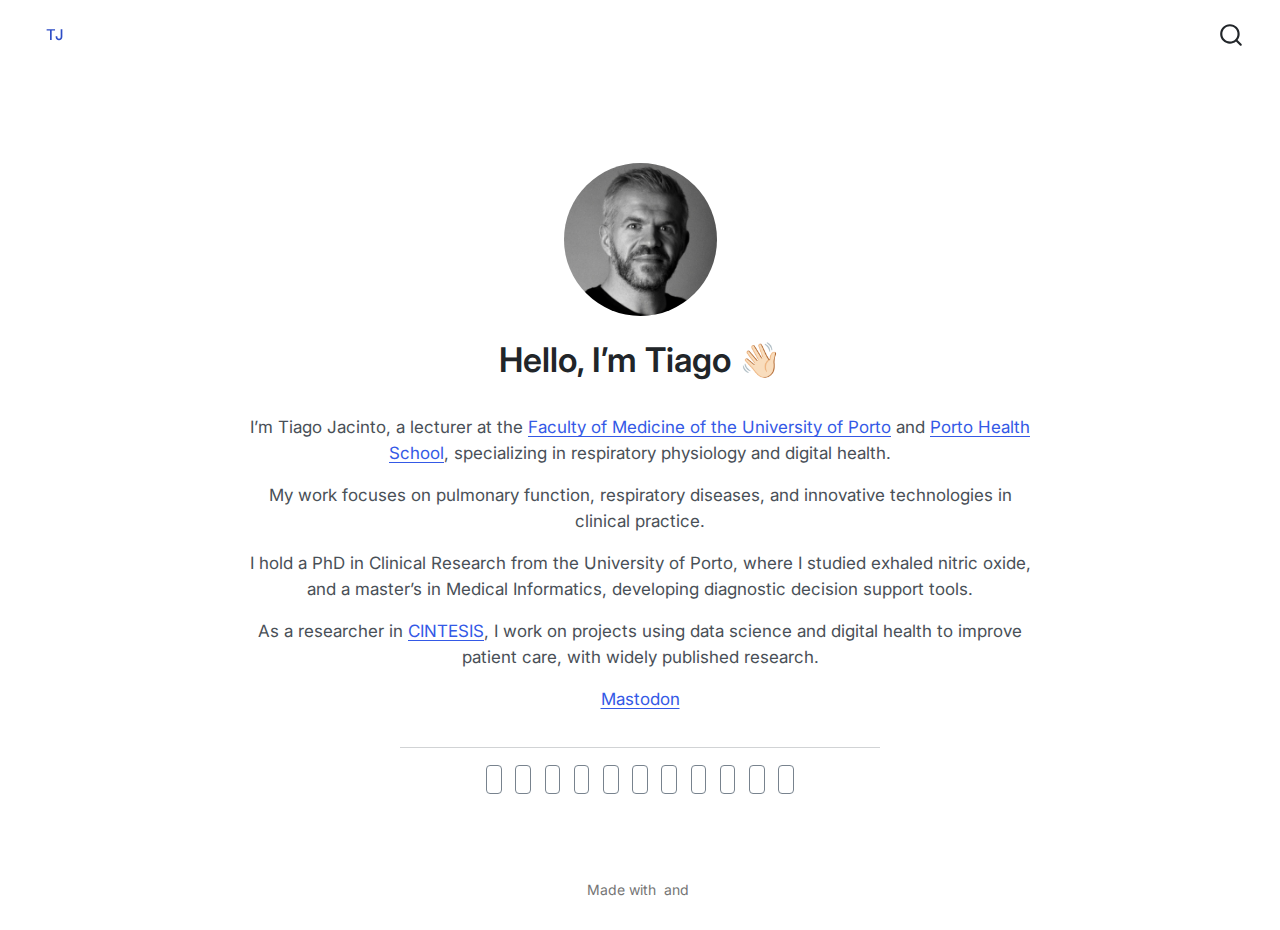
<file: index.html>
<!DOCTYPE html>
<html xmlns="http://www.w3.org/1999/xhtml" lang="en" xml:lang="en"><head>

<meta charset="utf-8">
<meta name="generator" content="quarto-1.5.57">

<meta name="viewport" content="width=device-width, initial-scale=1.0, user-scalable=yes">


<title>Hello, I’m Tiago 👋🏻</title>
<style>
code{white-space: pre-wrap;}
span.smallcaps{font-variant: small-caps;}
div.columns{display: flex; gap: min(4vw, 1.5em);}
div.column{flex: auto; overflow-x: auto;}
div.hanging-indent{margin-left: 1.5em; text-indent: -1.5em;}
ul.task-list{list-style: none;}
ul.task-list li input[type="checkbox"] {
  width: 0.8em;
  margin: 0 0.8em 0.2em -1em; /* quarto-specific, see https://github.com/quarto-dev/quarto-cli/issues/4556 */ 
  vertical-align: middle;
}
</style>


<script src="site_libs/quarto-nav/quarto-nav.js"></script>
<script src="site_libs/quarto-nav/headroom.min.js"></script>
<script src="site_libs/clipboard/clipboard.min.js"></script>
<script src="site_libs/quarto-search/autocomplete.umd.js"></script>
<script src="site_libs/quarto-search/fuse.min.js"></script>
<script src="site_libs/quarto-search/quarto-search.js"></script>
<meta name="quarto:offset" content="./">
<script src="site_libs/quarto-html/quarto.js"></script>
<script src="site_libs/quarto-html/popper.min.js"></script>
<script src="site_libs/quarto-html/tippy.umd.min.js"></script>
<link href="site_libs/quarto-html/tippy.css" rel="stylesheet">
<link href="site_libs/quarto-html/quarto-syntax-highlighting.css" rel="stylesheet" id="quarto-text-highlighting-styles">
<script src="site_libs/bootstrap/bootstrap.min.js"></script>
<link href="site_libs/bootstrap/bootstrap-icons.css" rel="stylesheet">
<link href="site_libs/bootstrap/bootstrap.min.css" rel="stylesheet" id="quarto-bootstrap" data-mode="light">
<script src="site_libs/quarto-contrib/iconify-2.1.0/iconify-icon.min.js"></script>
<script id="quarto-search-options" type="application/json">{
  "location": "navbar",
  "copy-button": false,
  "collapse-after": 3,
  "panel-placement": "end",
  "type": "overlay",
  "limit": 50,
  "keyboard-shortcut": [
    "f",
    "/",
    "s"
  ],
  "show-item-context": false,
  "language": {
    "search-no-results-text": "No results",
    "search-matching-documents-text": "matching documents",
    "search-copy-link-title": "Copy link to search",
    "search-hide-matches-text": "Hide additional matches",
    "search-more-match-text": "more match in this document",
    "search-more-matches-text": "more matches in this document",
    "search-clear-button-title": "Clear",
    "search-text-placeholder": "",
    "search-detached-cancel-button-title": "Cancel",
    "search-submit-button-title": "Submit",
    "search-label": "Search"
  }
}</script>
<script async="" src="https://www.googletagmanager.com/gtag/js?id=G-326RT0TBNM"></script>

<script type="text/javascript">

window.dataLayer = window.dataLayer || [];
function gtag(){dataLayer.push(arguments);}
gtag('js', new Date());
gtag('config', 'G-326RT0TBNM', { 'anonymize_ip': true});
</script>
<link rel="me" href="https://mastodon.social/@taqjac">


</head>

<body class="nav-fixed fullcontent">

<div id="quarto-search-results"></div>
  <header id="quarto-header" class="headroom fixed-top">
    <nav class="navbar navbar-expand-lg " data-bs-theme="dark">
      <div class="navbar-container container-fluid">
            <div id="quarto-search" class="" title="Search"></div>
          <button class="navbar-toggler" type="button" data-bs-toggle="collapse" data-bs-target="#navbarCollapse" aria-controls="navbarCollapse" role="menu" aria-expanded="false" aria-label="Toggle navigation" onclick="if (window.quartoToggleHeadroom) { window.quartoToggleHeadroom(); }">
  <span class="navbar-toggler-icon"></span>
</button>
          <div class="collapse navbar-collapse" id="navbarCollapse">
            <ul class="navbar-nav navbar-nav-scroll me-auto">
  <li class="nav-item">
    <a class="nav-link active" href="./index.html" aria-current="page"> 
<span class="menu-text">TJ</span></a>
  </li>  
</ul>
          </div> <!-- /navcollapse -->
            <div class="quarto-navbar-tools">
</div>
      </div> <!-- /container-fluid -->
    </nav>
</header>
<!-- content -->
<div id="quarto-content" class="quarto-container page-columns page-rows-contents page-layout-article page-navbar">
<!-- sidebar -->
<!-- margin-sidebar -->
    
<!-- main -->
<div class="quarto-about-jolla">
  <img src="tj2023.jpeg" class="about-image
  round " style="height: 9em; width: 9em;">
 <header id="title-block-header" class="quarto-title-block default">
<div class="quarto-title">
<h1 class="title">Hello, I’m Tiago 👋🏻</h1>
</div>
<div class="quarto-title-meta">
  </div>
</header><main class="content" id="quarto-document-content">
<p>I’m Tiago Jacinto, a lecturer at the <a href="http://med.up.pt">Faculty of Medicine of the University of Porto</a> and <a href="http://ess.ipp.pt">Porto Health School</a>, specializing in respiratory physiology and digital health.</p>
<p>My work focuses on pulmonary function, respiratory diseases, and innovative technologies in clinical practice.</p>
<p>I hold a PhD in Clinical Research from the University of Porto, where I studied exhaled nitric oxide, and a master’s in Medical Informatics, developing diagnostic decision support tools.</p>
<p>As a researcher in <a href="http://cintesis.eu">CINTESIS</a>, I work on projects using data science and digital health to improve patient care, with widely published research.</p>
<a rel="me" href="https://mastodon.social/@taqjac">Mastodon</a>


</main> 
  <hr class="about-sep">
   <div class="about-links">
  <a href="mailto:tajacinto@gmail.com" class="about-link" rel="" target="">
     <span class="about-link-text"><iconify-icon role="img" inline="" icon="simple-icons:gmail" aria-label="Icon gmail from simple-icons Iconify.design set." title="Icon gmail from simple-icons Iconify.design set."></iconify-icon></span>
  </a>
  <a href="https://www.linkedin.com/in/tiagojac/" class="about-link" rel="" target="">
     <span class="about-link-text"><iconify-icon role="img" inline="" icon="simple-icons:linkedin" aria-label="Icon linkedin from simple-icons Iconify.design set." title="Icon linkedin from simple-icons Iconify.design set."></iconify-icon></span>
  </a>
  <a href="https://www.github.com/taqjac/" class="about-link" rel="" target="">
     <span class="about-link-text"><iconify-icon role="img" inline="" icon="simple-icons:github" aria-label="Icon github from simple-icons Iconify.design set." title="Icon github from simple-icons Iconify.design set."></iconify-icon></span>
  </a>
  <a href="https://www.researchgate.net/profile/Tiago-Jacinto" class="about-link" rel="" target="">
     <span class="about-link-text"><iconify-icon role="img" inline="" icon="simple-icons:researchgate" aria-label="Icon researchgate from simple-icons Iconify.design set." title="Icon researchgate from simple-icons Iconify.design set."></iconify-icon></span>
  </a>
  <a href="https://orcid.org/0000-0002-7897-1101" class="about-link" rel="" target="">
     <span class="about-link-text"><iconify-icon role="img" inline="" icon="simple-icons:orcid" aria-label="Icon orcid from simple-icons Iconify.design set." title="Icon orcid from simple-icons Iconify.design set."></iconify-icon></span>
  </a>
  <a href="https://instagram.com/taqjac" class="about-link" rel="" target="">
     <span class="about-link-text"><iconify-icon role="img" inline="" icon="simple-icons:instagram" aria-label="Icon instagram from simple-icons Iconify.design set." title="Icon instagram from simple-icons Iconify.design set."></iconify-icon></span>
  </a>
  <a href="https://www.last.fm/user/taqjac" class="about-link" rel="" target="">
     <span class="about-link-text"><iconify-icon role="img" inline="" icon="simple-icons:lastdotfm" aria-label="Icon lastdotfm from simple-icons Iconify.design set." title="Icon lastdotfm from simple-icons Iconify.design set."></iconify-icon></span>
  </a>
  <a href="https://letterboxd.com/taqjac/" class="about-link" rel="" target="">
     <span class="about-link-text"><iconify-icon role="img" inline="" icon="simple-icons:letterboxd" aria-label="Icon letterboxd from simple-icons Iconify.design set." title="Icon letterboxd from simple-icons Iconify.design set."></iconify-icon></span>
  </a>
  <a href="https://bsky.app/profile/taqjac.bsky.social" class="about-link" rel="" target="">
     <span class="about-link-text"><iconify-icon role="img" inline="" icon="simple-icons:bluesky" aria-label="Icon bluesky from simple-icons Iconify.design set." title="Icon bluesky from simple-icons Iconify.design set."></iconify-icon></span>
  </a>
  <a href="https://mastodon.social/@taqjac" class="about-link" rel="me" target="">
     <span class="about-link-text"><iconify-icon role="img" inline="" icon="simple-icons:mastodon" aria-label="Icon mastodon from simple-icons Iconify.design set." title="Icon mastodon from simple-icons Iconify.design set."></iconify-icon></span>
  </a>
  <a href="https://twitter.com/taqjac" class="about-link" rel="" target="">
     <span class="about-link-text"><iconify-icon role="img" inline="" icon="simple-icons:x" aria-label="Icon x from simple-icons Iconify.design set." title="Icon x from simple-icons Iconify.design set."></iconify-icon></span>
  </a>
</div>
</div>
 <!-- /main -->
<script id="quarto-html-after-body" type="application/javascript">
window.document.addEventListener("DOMContentLoaded", function (event) {
  const toggleBodyColorMode = (bsSheetEl) => {
    const mode = bsSheetEl.getAttribute("data-mode");
    const bodyEl = window.document.querySelector("body");
    if (mode === "dark") {
      bodyEl.classList.add("quarto-dark");
      bodyEl.classList.remove("quarto-light");
    } else {
      bodyEl.classList.add("quarto-light");
      bodyEl.classList.remove("quarto-dark");
    }
  }
  const toggleBodyColorPrimary = () => {
    const bsSheetEl = window.document.querySelector("link#quarto-bootstrap");
    if (bsSheetEl) {
      toggleBodyColorMode(bsSheetEl);
    }
  }
  toggleBodyColorPrimary();  
  const isCodeAnnotation = (el) => {
    for (const clz of el.classList) {
      if (clz.startsWith('code-annotation-')) {                     
        return true;
      }
    }
    return false;
  }
  const onCopySuccess = function(e) {
    // button target
    const button = e.trigger;
    // don't keep focus
    button.blur();
    // flash "checked"
    button.classList.add('code-copy-button-checked');
    var currentTitle = button.getAttribute("title");
    button.setAttribute("title", "Copied!");
    let tooltip;
    if (window.bootstrap) {
      button.setAttribute("data-bs-toggle", "tooltip");
      button.setAttribute("data-bs-placement", "left");
      button.setAttribute("data-bs-title", "Copied!");
      tooltip = new bootstrap.Tooltip(button, 
        { trigger: "manual", 
          customClass: "code-copy-button-tooltip",
          offset: [0, -8]});
      tooltip.show();    
    }
    setTimeout(function() {
      if (tooltip) {
        tooltip.hide();
        button.removeAttribute("data-bs-title");
        button.removeAttribute("data-bs-toggle");
        button.removeAttribute("data-bs-placement");
      }
      button.setAttribute("title", currentTitle);
      button.classList.remove('code-copy-button-checked');
    }, 1000);
    // clear code selection
    e.clearSelection();
  }
  const getTextToCopy = function(trigger) {
      const codeEl = trigger.previousElementSibling.cloneNode(true);
      for (const childEl of codeEl.children) {
        if (isCodeAnnotation(childEl)) {
          childEl.remove();
        }
      }
      return codeEl.innerText;
  }
  const clipboard = new window.ClipboardJS('.code-copy-button:not([data-in-quarto-modal])', {
    text: getTextToCopy
  });
  clipboard.on('success', onCopySuccess);
  if (window.document.getElementById('quarto-embedded-source-code-modal')) {
    // For code content inside modals, clipBoardJS needs to be initialized with a container option
    // TODO: Check when it could be a function (https://github.com/zenorocha/clipboard.js/issues/860)
    const clipboardModal = new window.ClipboardJS('.code-copy-button[data-in-quarto-modal]', {
      text: getTextToCopy,
      container: window.document.getElementById('quarto-embedded-source-code-modal')
    });
    clipboardModal.on('success', onCopySuccess);
  }
    var localhostRegex = new RegExp(/^(?:http|https):\/\/localhost\:?[0-9]*\//);
    var mailtoRegex = new RegExp(/^mailto:/);
      var filterRegex = new RegExp("https:\/\/taqjac\.github\.io\/");
    var isInternal = (href) => {
        return filterRegex.test(href) || localhostRegex.test(href) || mailtoRegex.test(href);
    }
    // Inspect non-navigation links and adorn them if external
 	var links = window.document.querySelectorAll('a[href]:not(.nav-link):not(.navbar-brand):not(.toc-action):not(.sidebar-link):not(.sidebar-item-toggle):not(.pagination-link):not(.no-external):not([aria-hidden]):not(.dropdown-item):not(.quarto-navigation-tool):not(.about-link)');
    for (var i=0; i<links.length; i++) {
      const link = links[i];
      if (!isInternal(link.href)) {
        // undo the damage that might have been done by quarto-nav.js in the case of
        // links that we want to consider external
        if (link.dataset.originalHref !== undefined) {
          link.href = link.dataset.originalHref;
        }
      }
    }
  function tippyHover(el, contentFn, onTriggerFn, onUntriggerFn) {
    const config = {
      allowHTML: true,
      maxWidth: 500,
      delay: 100,
      arrow: false,
      appendTo: function(el) {
          return el.parentElement;
      },
      interactive: true,
      interactiveBorder: 10,
      theme: 'quarto',
      placement: 'bottom-start',
    };
    if (contentFn) {
      config.content = contentFn;
    }
    if (onTriggerFn) {
      config.onTrigger = onTriggerFn;
    }
    if (onUntriggerFn) {
      config.onUntrigger = onUntriggerFn;
    }
    window.tippy(el, config); 
  }
  const noterefs = window.document.querySelectorAll('a[role="doc-noteref"]');
  for (var i=0; i<noterefs.length; i++) {
    const ref = noterefs[i];
    tippyHover(ref, function() {
      // use id or data attribute instead here
      let href = ref.getAttribute('data-footnote-href') || ref.getAttribute('href');
      try { href = new URL(href).hash; } catch {}
      const id = href.replace(/^#\/?/, "");
      const note = window.document.getElementById(id);
      if (note) {
        return note.innerHTML;
      } else {
        return "";
      }
    });
  }
  const xrefs = window.document.querySelectorAll('a.quarto-xref');
  const processXRef = (id, note) => {
    // Strip column container classes
    const stripColumnClz = (el) => {
      el.classList.remove("page-full", "page-columns");
      if (el.children) {
        for (const child of el.children) {
          stripColumnClz(child);
        }
      }
    }
    stripColumnClz(note)
    if (id === null || id.startsWith('sec-')) {
      // Special case sections, only their first couple elements
      const container = document.createElement("div");
      if (note.children && note.children.length > 2) {
        container.appendChild(note.children[0].cloneNode(true));
        for (let i = 1; i < note.children.length; i++) {
          const child = note.children[i];
          if (child.tagName === "P" && child.innerText === "") {
            continue;
          } else {
            container.appendChild(child.cloneNode(true));
            break;
          }
        }
        if (window.Quarto?.typesetMath) {
          window.Quarto.typesetMath(container);
        }
        return container.innerHTML
      } else {
        if (window.Quarto?.typesetMath) {
          window.Quarto.typesetMath(note);
        }
        return note.innerHTML;
      }
    } else {
      // Remove any anchor links if they are present
      const anchorLink = note.querySelector('a.anchorjs-link');
      if (anchorLink) {
        anchorLink.remove();
      }
      if (window.Quarto?.typesetMath) {
        window.Quarto.typesetMath(note);
      }
      // TODO in 1.5, we should make sure this works without a callout special case
      if (note.classList.contains("callout")) {
        return note.outerHTML;
      } else {
        return note.innerHTML;
      }
    }
  }
  for (var i=0; i<xrefs.length; i++) {
    const xref = xrefs[i];
    tippyHover(xref, undefined, function(instance) {
      instance.disable();
      let url = xref.getAttribute('href');
      let hash = undefined; 
      if (url.startsWith('#')) {
        hash = url;
      } else {
        try { hash = new URL(url).hash; } catch {}
      }
      if (hash) {
        const id = hash.replace(/^#\/?/, "");
        const note = window.document.getElementById(id);
        if (note !== null) {
          try {
            const html = processXRef(id, note.cloneNode(true));
            instance.setContent(html);
          } finally {
            instance.enable();
            instance.show();
          }
        } else {
          // See if we can fetch this
          fetch(url.split('#')[0])
          .then(res => res.text())
          .then(html => {
            const parser = new DOMParser();
            const htmlDoc = parser.parseFromString(html, "text/html");
            const note = htmlDoc.getElementById(id);
            if (note !== null) {
              const html = processXRef(id, note);
              instance.setContent(html);
            } 
          }).finally(() => {
            instance.enable();
            instance.show();
          });
        }
      } else {
        // See if we can fetch a full url (with no hash to target)
        // This is a special case and we should probably do some content thinning / targeting
        fetch(url)
        .then(res => res.text())
        .then(html => {
          const parser = new DOMParser();
          const htmlDoc = parser.parseFromString(html, "text/html");
          const note = htmlDoc.querySelector('main.content');
          if (note !== null) {
            // This should only happen for chapter cross references
            // (since there is no id in the URL)
            // remove the first header
            if (note.children.length > 0 && note.children[0].tagName === "HEADER") {
              note.children[0].remove();
            }
            const html = processXRef(null, note);
            instance.setContent(html);
          } 
        }).finally(() => {
          instance.enable();
          instance.show();
        });
      }
    }, function(instance) {
    });
  }
      let selectedAnnoteEl;
      const selectorForAnnotation = ( cell, annotation) => {
        let cellAttr = 'data-code-cell="' + cell + '"';
        let lineAttr = 'data-code-annotation="' +  annotation + '"';
        const selector = 'span[' + cellAttr + '][' + lineAttr + ']';
        return selector;
      }
      const selectCodeLines = (annoteEl) => {
        const doc = window.document;
        const targetCell = annoteEl.getAttribute("data-target-cell");
        const targetAnnotation = annoteEl.getAttribute("data-target-annotation");
        const annoteSpan = window.document.querySelector(selectorForAnnotation(targetCell, targetAnnotation));
        const lines = annoteSpan.getAttribute("data-code-lines").split(",");
        const lineIds = lines.map((line) => {
          return targetCell + "-" + line;
        })
        let top = null;
        let height = null;
        let parent = null;
        if (lineIds.length > 0) {
            //compute the position of the single el (top and bottom and make a div)
            const el = window.document.getElementById(lineIds[0]);
            top = el.offsetTop;
            height = el.offsetHeight;
            parent = el.parentElement.parentElement;
          if (lineIds.length > 1) {
            const lastEl = window.document.getElementById(lineIds[lineIds.length - 1]);
            const bottom = lastEl.offsetTop + lastEl.offsetHeight;
            height = bottom - top;
          }
          if (top !== null && height !== null && parent !== null) {
            // cook up a div (if necessary) and position it 
            let div = window.document.getElementById("code-annotation-line-highlight");
            if (div === null) {
              div = window.document.createElement("div");
              div.setAttribute("id", "code-annotation-line-highlight");
              div.style.position = 'absolute';
              parent.appendChild(div);
            }
            div.style.top = top - 2 + "px";
            div.style.height = height + 4 + "px";
            div.style.left = 0;
            let gutterDiv = window.document.getElementById("code-annotation-line-highlight-gutter");
            if (gutterDiv === null) {
              gutterDiv = window.document.createElement("div");
              gutterDiv.setAttribute("id", "code-annotation-line-highlight-gutter");
              gutterDiv.style.position = 'absolute';
              const codeCell = window.document.getElementById(targetCell);
              const gutter = codeCell.querySelector('.code-annotation-gutter');
              gutter.appendChild(gutterDiv);
            }
            gutterDiv.style.top = top - 2 + "px";
            gutterDiv.style.height = height + 4 + "px";
          }
          selectedAnnoteEl = annoteEl;
        }
      };
      const unselectCodeLines = () => {
        const elementsIds = ["code-annotation-line-highlight", "code-annotation-line-highlight-gutter"];
        elementsIds.forEach((elId) => {
          const div = window.document.getElementById(elId);
          if (div) {
            div.remove();
          }
        });
        selectedAnnoteEl = undefined;
      };
        // Handle positioning of the toggle
    window.addEventListener(
      "resize",
      throttle(() => {
        elRect = undefined;
        if (selectedAnnoteEl) {
          selectCodeLines(selectedAnnoteEl);
        }
      }, 10)
    );
    function throttle(fn, ms) {
    let throttle = false;
    let timer;
      return (...args) => {
        if(!throttle) { // first call gets through
            fn.apply(this, args);
            throttle = true;
        } else { // all the others get throttled
            if(timer) clearTimeout(timer); // cancel #2
            timer = setTimeout(() => {
              fn.apply(this, args);
              timer = throttle = false;
            }, ms);
        }
      };
    }
      // Attach click handler to the DT
      const annoteDls = window.document.querySelectorAll('dt[data-target-cell]');
      for (const annoteDlNode of annoteDls) {
        annoteDlNode.addEventListener('click', (event) => {
          const clickedEl = event.target;
          if (clickedEl !== selectedAnnoteEl) {
            unselectCodeLines();
            const activeEl = window.document.querySelector('dt[data-target-cell].code-annotation-active');
            if (activeEl) {
              activeEl.classList.remove('code-annotation-active');
            }
            selectCodeLines(clickedEl);
            clickedEl.classList.add('code-annotation-active');
          } else {
            // Unselect the line
            unselectCodeLines();
            clickedEl.classList.remove('code-annotation-active');
          }
        });
      }
  const findCites = (el) => {
    const parentEl = el.parentElement;
    if (parentEl) {
      const cites = parentEl.dataset.cites;
      if (cites) {
        return {
          el,
          cites: cites.split(' ')
        };
      } else {
        return findCites(el.parentElement)
      }
    } else {
      return undefined;
    }
  };
  var bibliorefs = window.document.querySelectorAll('a[role="doc-biblioref"]');
  for (var i=0; i<bibliorefs.length; i++) {
    const ref = bibliorefs[i];
    const citeInfo = findCites(ref);
    if (citeInfo) {
      tippyHover(citeInfo.el, function() {
        var popup = window.document.createElement('div');
        citeInfo.cites.forEach(function(cite) {
          var citeDiv = window.document.createElement('div');
          citeDiv.classList.add('hanging-indent');
          citeDiv.classList.add('csl-entry');
          var biblioDiv = window.document.getElementById('ref-' + cite);
          if (biblioDiv) {
            citeDiv.innerHTML = biblioDiv.innerHTML;
          }
          popup.appendChild(citeDiv);
        });
        return popup.innerHTML;
      });
    }
  }
});
</script>
</div> <!-- /content -->
<footer class="footer">
  <div class="nav-footer">
    <div class="nav-footer-left">
      &nbsp;
    </div>   
    <div class="nav-footer-center">
<p>Made with <iconify-icon role="img" inline="" icon="simple-icons:quarto" aria-label="Icon quarto from simple-icons Iconify.design set." title="Icon quarto from simple-icons Iconify.design set."></iconify-icon> and <iconify-icon role="img" inline="" icon="zondicons:coffee" aria-label="Icon coffee from zondicons Iconify.design set." title="Icon coffee from zondicons Iconify.design set."></iconify-icon></p>
</div>
    <div class="nav-footer-right">
      &nbsp;
    </div>
  </div>
</footer>




</body></html>
</file>
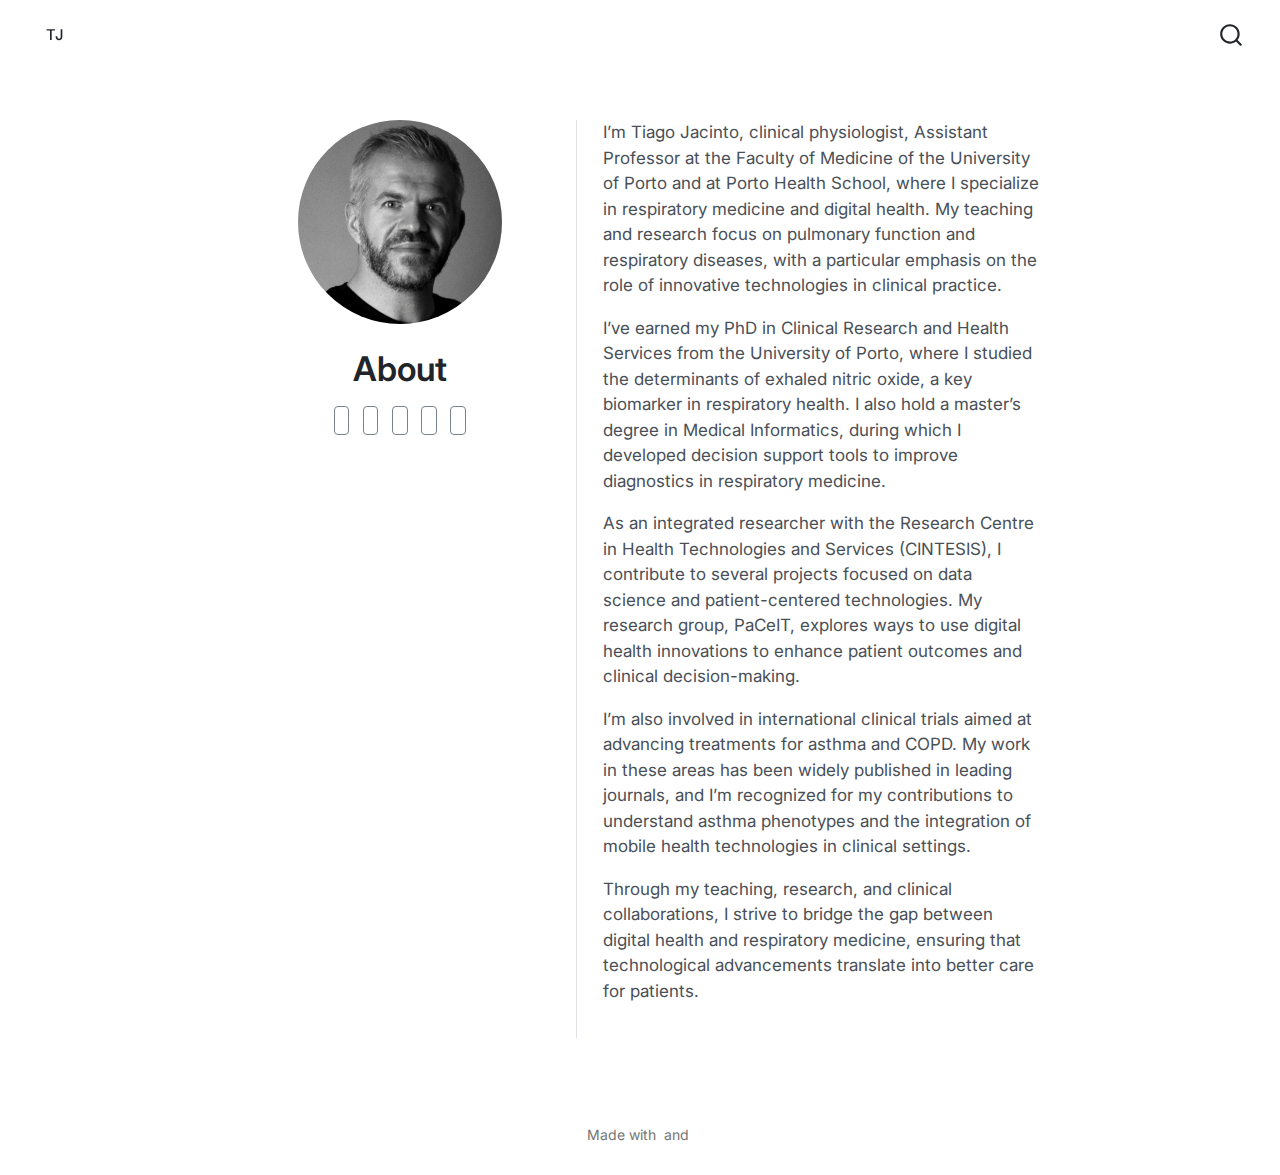
<file: about/index.html>
<!DOCTYPE html>
<html xmlns="http://www.w3.org/1999/xhtml" lang="en" xml:lang="en"><head>

<meta charset="utf-8">
<meta name="generator" content="quarto-1.5.57">

<meta name="viewport" content="width=device-width, initial-scale=1.0, user-scalable=yes">


<title>About</title>
<style>
code{white-space: pre-wrap;}
span.smallcaps{font-variant: small-caps;}
div.columns{display: flex; gap: min(4vw, 1.5em);}
div.column{flex: auto; overflow-x: auto;}
div.hanging-indent{margin-left: 1.5em; text-indent: -1.5em;}
ul.task-list{list-style: none;}
ul.task-list li input[type="checkbox"] {
  width: 0.8em;
  margin: 0 0.8em 0.2em -1em; /* quarto-specific, see https://github.com/quarto-dev/quarto-cli/issues/4556 */ 
  vertical-align: middle;
}
</style>


<script src="../site_libs/quarto-nav/quarto-nav.js"></script>
<script src="../site_libs/quarto-nav/headroom.min.js"></script>
<script src="../site_libs/clipboard/clipboard.min.js"></script>
<script src="../site_libs/quarto-search/autocomplete.umd.js"></script>
<script src="../site_libs/quarto-search/fuse.min.js"></script>
<script src="../site_libs/quarto-search/quarto-search.js"></script>
<meta name="quarto:offset" content="../">
<script src="../site_libs/quarto-html/quarto.js"></script>
<script src="../site_libs/quarto-html/popper.min.js"></script>
<script src="../site_libs/quarto-html/tippy.umd.min.js"></script>
<link href="../site_libs/quarto-html/tippy.css" rel="stylesheet">
<link href="../site_libs/quarto-html/quarto-syntax-highlighting.css" rel="stylesheet" id="quarto-text-highlighting-styles">
<script src="../site_libs/bootstrap/bootstrap.min.js"></script>
<link href="../site_libs/bootstrap/bootstrap-icons.css" rel="stylesheet">
<link href="../site_libs/bootstrap/bootstrap.min.css" rel="stylesheet" id="quarto-bootstrap" data-mode="light">
<script src="../site_libs/quarto-contrib/iconify-2.1.0/iconify-icon.min.js"></script>
<script id="quarto-search-options" type="application/json">{
  "location": "navbar",
  "copy-button": false,
  "collapse-after": 3,
  "panel-placement": "end",
  "type": "overlay",
  "limit": 50,
  "keyboard-shortcut": [
    "f",
    "/",
    "s"
  ],
  "show-item-context": false,
  "language": {
    "search-no-results-text": "No results",
    "search-matching-documents-text": "matching documents",
    "search-copy-link-title": "Copy link to search",
    "search-hide-matches-text": "Hide additional matches",
    "search-more-match-text": "more match in this document",
    "search-more-matches-text": "more matches in this document",
    "search-clear-button-title": "Clear",
    "search-text-placeholder": "",
    "search-detached-cancel-button-title": "Cancel",
    "search-submit-button-title": "Submit",
    "search-label": "Search"
  }
}</script>
<script async="" src="https://www.googletagmanager.com/gtag/js?id=G-326RT0TBNM"></script>

<script type="text/javascript">

window.dataLayer = window.dataLayer || [];
function gtag(){dataLayer.push(arguments);}
gtag('js', new Date());
gtag('config', 'G-326RT0TBNM', { 'anonymize_ip': true});
</script>
<link rel="me" href="https://mastodon.social/@taqjac">


</head>

<body class="nav-fixed fullcontent">

<div id="quarto-search-results"></div>
  <header id="quarto-header" class="headroom fixed-top">
    <nav class="navbar navbar-expand-lg " data-bs-theme="dark">
      <div class="navbar-container container-fluid">
            <div id="quarto-search" class="" title="Search"></div>
          <button class="navbar-toggler" type="button" data-bs-toggle="collapse" data-bs-target="#navbarCollapse" aria-controls="navbarCollapse" role="menu" aria-expanded="false" aria-label="Toggle navigation" onclick="if (window.quartoToggleHeadroom) { window.quartoToggleHeadroom(); }">
  <span class="navbar-toggler-icon"></span>
</button>
          <div class="collapse navbar-collapse" id="navbarCollapse">
            <ul class="navbar-nav navbar-nav-scroll me-auto">
  <li class="nav-item">
    <a class="nav-link" href="../index.html"> 
<span class="menu-text">TJ</span></a>
  </li>  
</ul>
          </div> <!-- /navcollapse -->
            <div class="quarto-navbar-tools">
</div>
      </div> <!-- /container-fluid -->
    </nav>
</header>
<!-- content -->
<div id="quarto-content" class="quarto-container page-columns page-rows-contents page-layout-article page-navbar">
<!-- sidebar -->
<!-- margin-sidebar -->
    
<!-- main -->
<div class="quarto-about-trestles">
  <div class="about-entity">
    <img src="tj2023.jpeg" class="about-image
  round " style="height: 12em; width: 12em;">
<header id="title-block-header" class="quarto-title-block default">
<div class="quarto-title">
<h1 class="title">About</h1>
</div>
<div class="quarto-title-meta">
  </div>
</header>
    <div class="about-links">
  <a href="mailto:tajacinto@gmail.com" class="about-link" rel="" target="">
     <span class="about-link-text"><iconify-icon role="img" inline="" icon="simple-icons:gmail" aria-label="Icon gmail from simple-icons Iconify.design set." title="Icon gmail from simple-icons Iconify.design set."></iconify-icon></span>
  </a>
  <a href="https://www.linkedin.com/in/tiagojac/" class="about-link" rel="" target="">
     <span class="about-link-text"><iconify-icon role="img" inline="" icon="simple-icons:linkedin" aria-label="Icon linkedin from simple-icons Iconify.design set." title="Icon linkedin from simple-icons Iconify.design set."></iconify-icon></span>
  </a>
  <a href="https://www.github.com/taqjac/" class="about-link" rel="" target="">
     <span class="about-link-text"><iconify-icon role="img" inline="" icon="simple-icons:github" aria-label="Icon github from simple-icons Iconify.design set." title="Icon github from simple-icons Iconify.design set."></iconify-icon></span>
  </a>
  <a href="https://www.researchgate.net/profile/Tiago-Jacinto" class="about-link" rel="" target="">
     <span class="about-link-text"><iconify-icon role="img" inline="" icon="simple-icons:researchgate" aria-label="Icon researchgate from simple-icons Iconify.design set." title="Icon researchgate from simple-icons Iconify.design set."></iconify-icon></span>
  </a>
  <a href="https://orcid.org/0000-0002-7897-1101" class="about-link" rel="" target="">
     <span class="about-link-text"><iconify-icon role="img" inline="" icon="simple-icons:orcid" aria-label="Icon orcid from simple-icons Iconify.design set." title="Icon orcid from simple-icons Iconify.design set."></iconify-icon></span>
  </a>
</div>
  </div>
  <div class="about-contents"><main class="content" id="quarto-document-content">
<p>I’m Tiago Jacinto, clinical physiologist, Assistant Professor at the Faculty of Medicine of the University of Porto and at Porto Health School, where I specialize in respiratory medicine and digital health. My teaching and research focus on pulmonary function and respiratory diseases, with a particular emphasis on the role of innovative technologies in clinical practice.</p>
<p>I’ve earned my PhD in Clinical Research and Health Services from the University of Porto, where I studied the determinants of exhaled nitric oxide, a key biomarker in respiratory health. I also hold a master’s degree in Medical Informatics, during which I developed decision support tools to improve diagnostics in respiratory medicine.</p>
<p>As an integrated researcher with the Research Centre in Health Technologies and Services (CINTESIS), I contribute to several projects focused on data science and patient-centered technologies. My research group, PaCeIT, explores ways to use digital health innovations to enhance patient outcomes and clinical decision-making.</p>
<p>I’m also involved in international clinical trials aimed at advancing treatments for asthma and COPD. My work in these areas has been widely published in leading journals, and I’m recognized for my contributions to understand asthma phenotypes and the integration of mobile health technologies in clinical settings.</p>
<p>Through my teaching, research, and clinical collaborations, I strive to bridge the gap between digital health and respiratory medicine, ensuring that technological advancements translate into better care for patients.</p>


</main></div>
</div>
 <!-- /main -->
<script id="quarto-html-after-body" type="application/javascript">
window.document.addEventListener("DOMContentLoaded", function (event) {
  const toggleBodyColorMode = (bsSheetEl) => {
    const mode = bsSheetEl.getAttribute("data-mode");
    const bodyEl = window.document.querySelector("body");
    if (mode === "dark") {
      bodyEl.classList.add("quarto-dark");
      bodyEl.classList.remove("quarto-light");
    } else {
      bodyEl.classList.add("quarto-light");
      bodyEl.classList.remove("quarto-dark");
    }
  }
  const toggleBodyColorPrimary = () => {
    const bsSheetEl = window.document.querySelector("link#quarto-bootstrap");
    if (bsSheetEl) {
      toggleBodyColorMode(bsSheetEl);
    }
  }
  toggleBodyColorPrimary();  
  const isCodeAnnotation = (el) => {
    for (const clz of el.classList) {
      if (clz.startsWith('code-annotation-')) {                     
        return true;
      }
    }
    return false;
  }
  const onCopySuccess = function(e) {
    // button target
    const button = e.trigger;
    // don't keep focus
    button.blur();
    // flash "checked"
    button.classList.add('code-copy-button-checked');
    var currentTitle = button.getAttribute("title");
    button.setAttribute("title", "Copied!");
    let tooltip;
    if (window.bootstrap) {
      button.setAttribute("data-bs-toggle", "tooltip");
      button.setAttribute("data-bs-placement", "left");
      button.setAttribute("data-bs-title", "Copied!");
      tooltip = new bootstrap.Tooltip(button, 
        { trigger: "manual", 
          customClass: "code-copy-button-tooltip",
          offset: [0, -8]});
      tooltip.show();    
    }
    setTimeout(function() {
      if (tooltip) {
        tooltip.hide();
        button.removeAttribute("data-bs-title");
        button.removeAttribute("data-bs-toggle");
        button.removeAttribute("data-bs-placement");
      }
      button.setAttribute("title", currentTitle);
      button.classList.remove('code-copy-button-checked');
    }, 1000);
    // clear code selection
    e.clearSelection();
  }
  const getTextToCopy = function(trigger) {
      const codeEl = trigger.previousElementSibling.cloneNode(true);
      for (const childEl of codeEl.children) {
        if (isCodeAnnotation(childEl)) {
          childEl.remove();
        }
      }
      return codeEl.innerText;
  }
  const clipboard = new window.ClipboardJS('.code-copy-button:not([data-in-quarto-modal])', {
    text: getTextToCopy
  });
  clipboard.on('success', onCopySuccess);
  if (window.document.getElementById('quarto-embedded-source-code-modal')) {
    // For code content inside modals, clipBoardJS needs to be initialized with a container option
    // TODO: Check when it could be a function (https://github.com/zenorocha/clipboard.js/issues/860)
    const clipboardModal = new window.ClipboardJS('.code-copy-button[data-in-quarto-modal]', {
      text: getTextToCopy,
      container: window.document.getElementById('quarto-embedded-source-code-modal')
    });
    clipboardModal.on('success', onCopySuccess);
  }
    var localhostRegex = new RegExp(/^(?:http|https):\/\/localhost\:?[0-9]*\//);
    var mailtoRegex = new RegExp(/^mailto:/);
      var filterRegex = new RegExp("https:\/\/taqjac\.github\.io\/");
    var isInternal = (href) => {
        return filterRegex.test(href) || localhostRegex.test(href) || mailtoRegex.test(href);
    }
    // Inspect non-navigation links and adorn them if external
 	var links = window.document.querySelectorAll('a[href]:not(.nav-link):not(.navbar-brand):not(.toc-action):not(.sidebar-link):not(.sidebar-item-toggle):not(.pagination-link):not(.no-external):not([aria-hidden]):not(.dropdown-item):not(.quarto-navigation-tool):not(.about-link)');
    for (var i=0; i<links.length; i++) {
      const link = links[i];
      if (!isInternal(link.href)) {
        // undo the damage that might have been done by quarto-nav.js in the case of
        // links that we want to consider external
        if (link.dataset.originalHref !== undefined) {
          link.href = link.dataset.originalHref;
        }
      }
    }
  function tippyHover(el, contentFn, onTriggerFn, onUntriggerFn) {
    const config = {
      allowHTML: true,
      maxWidth: 500,
      delay: 100,
      arrow: false,
      appendTo: function(el) {
          return el.parentElement;
      },
      interactive: true,
      interactiveBorder: 10,
      theme: 'quarto',
      placement: 'bottom-start',
    };
    if (contentFn) {
      config.content = contentFn;
    }
    if (onTriggerFn) {
      config.onTrigger = onTriggerFn;
    }
    if (onUntriggerFn) {
      config.onUntrigger = onUntriggerFn;
    }
    window.tippy(el, config); 
  }
  const noterefs = window.document.querySelectorAll('a[role="doc-noteref"]');
  for (var i=0; i<noterefs.length; i++) {
    const ref = noterefs[i];
    tippyHover(ref, function() {
      // use id or data attribute instead here
      let href = ref.getAttribute('data-footnote-href') || ref.getAttribute('href');
      try { href = new URL(href).hash; } catch {}
      const id = href.replace(/^#\/?/, "");
      const note = window.document.getElementById(id);
      if (note) {
        return note.innerHTML;
      } else {
        return "";
      }
    });
  }
  const xrefs = window.document.querySelectorAll('a.quarto-xref');
  const processXRef = (id, note) => {
    // Strip column container classes
    const stripColumnClz = (el) => {
      el.classList.remove("page-full", "page-columns");
      if (el.children) {
        for (const child of el.children) {
          stripColumnClz(child);
        }
      }
    }
    stripColumnClz(note)
    if (id === null || id.startsWith('sec-')) {
      // Special case sections, only their first couple elements
      const container = document.createElement("div");
      if (note.children && note.children.length > 2) {
        container.appendChild(note.children[0].cloneNode(true));
        for (let i = 1; i < note.children.length; i++) {
          const child = note.children[i];
          if (child.tagName === "P" && child.innerText === "") {
            continue;
          } else {
            container.appendChild(child.cloneNode(true));
            break;
          }
        }
        if (window.Quarto?.typesetMath) {
          window.Quarto.typesetMath(container);
        }
        return container.innerHTML
      } else {
        if (window.Quarto?.typesetMath) {
          window.Quarto.typesetMath(note);
        }
        return note.innerHTML;
      }
    } else {
      // Remove any anchor links if they are present
      const anchorLink = note.querySelector('a.anchorjs-link');
      if (anchorLink) {
        anchorLink.remove();
      }
      if (window.Quarto?.typesetMath) {
        window.Quarto.typesetMath(note);
      }
      // TODO in 1.5, we should make sure this works without a callout special case
      if (note.classList.contains("callout")) {
        return note.outerHTML;
      } else {
        return note.innerHTML;
      }
    }
  }
  for (var i=0; i<xrefs.length; i++) {
    const xref = xrefs[i];
    tippyHover(xref, undefined, function(instance) {
      instance.disable();
      let url = xref.getAttribute('href');
      let hash = undefined; 
      if (url.startsWith('#')) {
        hash = url;
      } else {
        try { hash = new URL(url).hash; } catch {}
      }
      if (hash) {
        const id = hash.replace(/^#\/?/, "");
        const note = window.document.getElementById(id);
        if (note !== null) {
          try {
            const html = processXRef(id, note.cloneNode(true));
            instance.setContent(html);
          } finally {
            instance.enable();
            instance.show();
          }
        } else {
          // See if we can fetch this
          fetch(url.split('#')[0])
          .then(res => res.text())
          .then(html => {
            const parser = new DOMParser();
            const htmlDoc = parser.parseFromString(html, "text/html");
            const note = htmlDoc.getElementById(id);
            if (note !== null) {
              const html = processXRef(id, note);
              instance.setContent(html);
            } 
          }).finally(() => {
            instance.enable();
            instance.show();
          });
        }
      } else {
        // See if we can fetch a full url (with no hash to target)
        // This is a special case and we should probably do some content thinning / targeting
        fetch(url)
        .then(res => res.text())
        .then(html => {
          const parser = new DOMParser();
          const htmlDoc = parser.parseFromString(html, "text/html");
          const note = htmlDoc.querySelector('main.content');
          if (note !== null) {
            // This should only happen for chapter cross references
            // (since there is no id in the URL)
            // remove the first header
            if (note.children.length > 0 && note.children[0].tagName === "HEADER") {
              note.children[0].remove();
            }
            const html = processXRef(null, note);
            instance.setContent(html);
          } 
        }).finally(() => {
          instance.enable();
          instance.show();
        });
      }
    }, function(instance) {
    });
  }
      let selectedAnnoteEl;
      const selectorForAnnotation = ( cell, annotation) => {
        let cellAttr = 'data-code-cell="' + cell + '"';
        let lineAttr = 'data-code-annotation="' +  annotation + '"';
        const selector = 'span[' + cellAttr + '][' + lineAttr + ']';
        return selector;
      }
      const selectCodeLines = (annoteEl) => {
        const doc = window.document;
        const targetCell = annoteEl.getAttribute("data-target-cell");
        const targetAnnotation = annoteEl.getAttribute("data-target-annotation");
        const annoteSpan = window.document.querySelector(selectorForAnnotation(targetCell, targetAnnotation));
        const lines = annoteSpan.getAttribute("data-code-lines").split(",");
        const lineIds = lines.map((line) => {
          return targetCell + "-" + line;
        })
        let top = null;
        let height = null;
        let parent = null;
        if (lineIds.length > 0) {
            //compute the position of the single el (top and bottom and make a div)
            const el = window.document.getElementById(lineIds[0]);
            top = el.offsetTop;
            height = el.offsetHeight;
            parent = el.parentElement.parentElement;
          if (lineIds.length > 1) {
            const lastEl = window.document.getElementById(lineIds[lineIds.length - 1]);
            const bottom = lastEl.offsetTop + lastEl.offsetHeight;
            height = bottom - top;
          }
          if (top !== null && height !== null && parent !== null) {
            // cook up a div (if necessary) and position it 
            let div = window.document.getElementById("code-annotation-line-highlight");
            if (div === null) {
              div = window.document.createElement("div");
              div.setAttribute("id", "code-annotation-line-highlight");
              div.style.position = 'absolute';
              parent.appendChild(div);
            }
            div.style.top = top - 2 + "px";
            div.style.height = height + 4 + "px";
            div.style.left = 0;
            let gutterDiv = window.document.getElementById("code-annotation-line-highlight-gutter");
            if (gutterDiv === null) {
              gutterDiv = window.document.createElement("div");
              gutterDiv.setAttribute("id", "code-annotation-line-highlight-gutter");
              gutterDiv.style.position = 'absolute';
              const codeCell = window.document.getElementById(targetCell);
              const gutter = codeCell.querySelector('.code-annotation-gutter');
              gutter.appendChild(gutterDiv);
            }
            gutterDiv.style.top = top - 2 + "px";
            gutterDiv.style.height = height + 4 + "px";
          }
          selectedAnnoteEl = annoteEl;
        }
      };
      const unselectCodeLines = () => {
        const elementsIds = ["code-annotation-line-highlight", "code-annotation-line-highlight-gutter"];
        elementsIds.forEach((elId) => {
          const div = window.document.getElementById(elId);
          if (div) {
            div.remove();
          }
        });
        selectedAnnoteEl = undefined;
      };
        // Handle positioning of the toggle
    window.addEventListener(
      "resize",
      throttle(() => {
        elRect = undefined;
        if (selectedAnnoteEl) {
          selectCodeLines(selectedAnnoteEl);
        }
      }, 10)
    );
    function throttle(fn, ms) {
    let throttle = false;
    let timer;
      return (...args) => {
        if(!throttle) { // first call gets through
            fn.apply(this, args);
            throttle = true;
        } else { // all the others get throttled
            if(timer) clearTimeout(timer); // cancel #2
            timer = setTimeout(() => {
              fn.apply(this, args);
              timer = throttle = false;
            }, ms);
        }
      };
    }
      // Attach click handler to the DT
      const annoteDls = window.document.querySelectorAll('dt[data-target-cell]');
      for (const annoteDlNode of annoteDls) {
        annoteDlNode.addEventListener('click', (event) => {
          const clickedEl = event.target;
          if (clickedEl !== selectedAnnoteEl) {
            unselectCodeLines();
            const activeEl = window.document.querySelector('dt[data-target-cell].code-annotation-active');
            if (activeEl) {
              activeEl.classList.remove('code-annotation-active');
            }
            selectCodeLines(clickedEl);
            clickedEl.classList.add('code-annotation-active');
          } else {
            // Unselect the line
            unselectCodeLines();
            clickedEl.classList.remove('code-annotation-active');
          }
        });
      }
  const findCites = (el) => {
    const parentEl = el.parentElement;
    if (parentEl) {
      const cites = parentEl.dataset.cites;
      if (cites) {
        return {
          el,
          cites: cites.split(' ')
        };
      } else {
        return findCites(el.parentElement)
      }
    } else {
      return undefined;
    }
  };
  var bibliorefs = window.document.querySelectorAll('a[role="doc-biblioref"]');
  for (var i=0; i<bibliorefs.length; i++) {
    const ref = bibliorefs[i];
    const citeInfo = findCites(ref);
    if (citeInfo) {
      tippyHover(citeInfo.el, function() {
        var popup = window.document.createElement('div');
        citeInfo.cites.forEach(function(cite) {
          var citeDiv = window.document.createElement('div');
          citeDiv.classList.add('hanging-indent');
          citeDiv.classList.add('csl-entry');
          var biblioDiv = window.document.getElementById('ref-' + cite);
          if (biblioDiv) {
            citeDiv.innerHTML = biblioDiv.innerHTML;
          }
          popup.appendChild(citeDiv);
        });
        return popup.innerHTML;
      });
    }
  }
});
</script>
</div> <!-- /content -->
<footer class="footer">
  <div class="nav-footer">
    <div class="nav-footer-left">
      &nbsp;
    </div>   
    <div class="nav-footer-center">
<p>Made with <iconify-icon role="img" inline="" icon="simple-icons:quarto" aria-label="Icon quarto from simple-icons Iconify.design set." title="Icon quarto from simple-icons Iconify.design set."></iconify-icon> and <iconify-icon role="img" inline="" icon="zondicons:coffee" aria-label="Icon coffee from zondicons Iconify.design set." title="Icon coffee from zondicons Iconify.design set."></iconify-icon></p>
</div>
    <div class="nav-footer-right">
      &nbsp;
    </div>
  </div>
</footer>




</body></html>
</file>
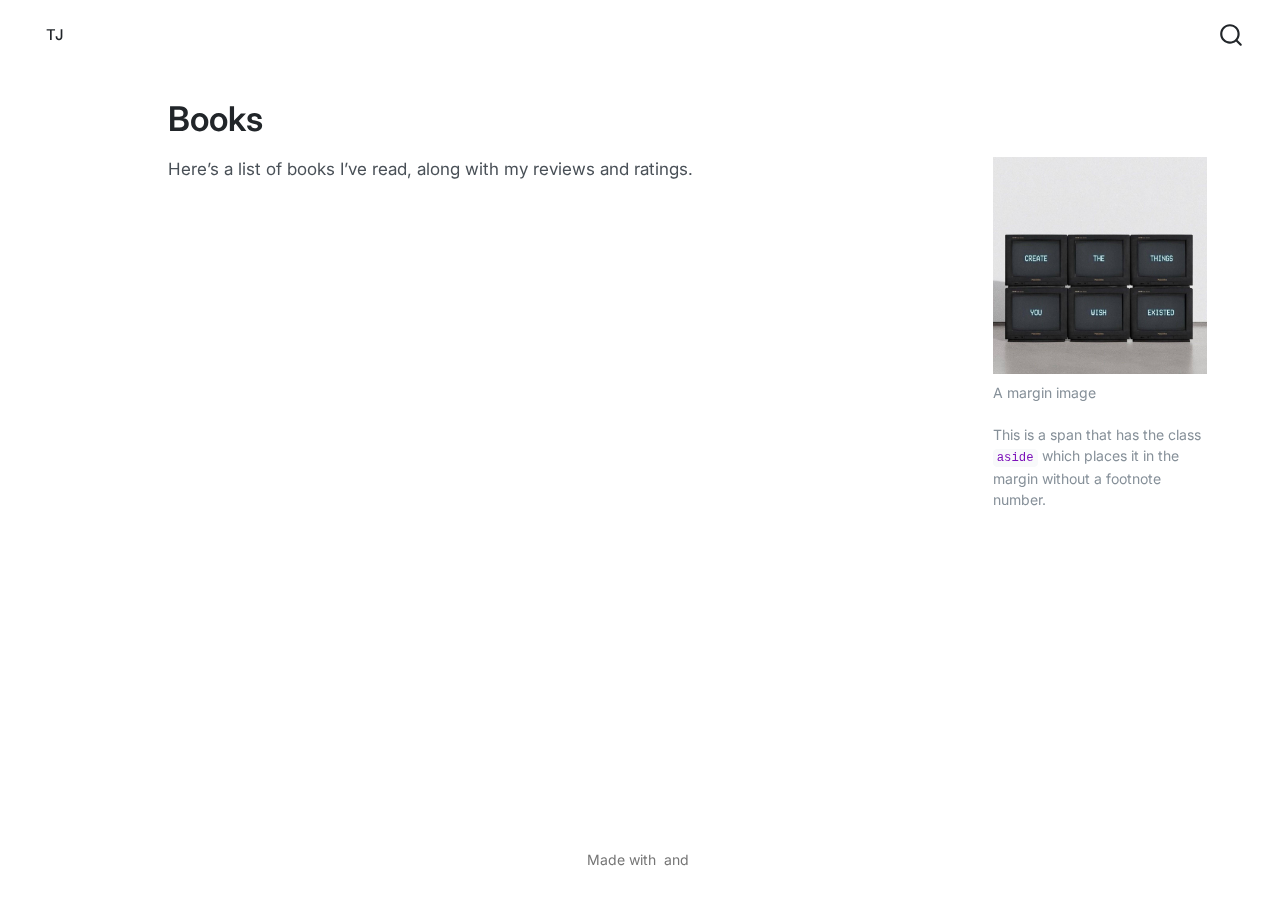
<file: books/index.html>
<!DOCTYPE html>
<html xmlns="http://www.w3.org/1999/xhtml" lang="en" xml:lang="en"><head>

<meta charset="utf-8">
<meta name="generator" content="quarto-1.5.57">

<meta name="viewport" content="width=device-width, initial-scale=1.0, user-scalable=yes">


<title>Books</title>
<style>
code{white-space: pre-wrap;}
span.smallcaps{font-variant: small-caps;}
div.columns{display: flex; gap: min(4vw, 1.5em);}
div.column{flex: auto; overflow-x: auto;}
div.hanging-indent{margin-left: 1.5em; text-indent: -1.5em;}
ul.task-list{list-style: none;}
ul.task-list li input[type="checkbox"] {
  width: 0.8em;
  margin: 0 0.8em 0.2em -1em; /* quarto-specific, see https://github.com/quarto-dev/quarto-cli/issues/4556 */ 
  vertical-align: middle;
}
</style>


<script src="../site_libs/quarto-nav/quarto-nav.js"></script>
<script src="../site_libs/quarto-nav/headroom.min.js"></script>
<script src="../site_libs/clipboard/clipboard.min.js"></script>
<script src="../site_libs/quarto-search/autocomplete.umd.js"></script>
<script src="../site_libs/quarto-search/fuse.min.js"></script>
<script src="../site_libs/quarto-search/quarto-search.js"></script>
<meta name="quarto:offset" content="../">
<script src="../site_libs/quarto-html/quarto.js"></script>
<script src="../site_libs/quarto-html/popper.min.js"></script>
<script src="../site_libs/quarto-html/tippy.umd.min.js"></script>
<script src="../site_libs/quarto-html/anchor.min.js"></script>
<link href="../site_libs/quarto-html/tippy.css" rel="stylesheet">
<link href="../site_libs/quarto-html/quarto-syntax-highlighting.css" rel="stylesheet" id="quarto-text-highlighting-styles">
<script src="../site_libs/bootstrap/bootstrap.min.js"></script>
<link href="../site_libs/bootstrap/bootstrap-icons.css" rel="stylesheet">
<link href="../site_libs/bootstrap/bootstrap.min.css" rel="stylesheet" id="quarto-bootstrap" data-mode="light">
<script src="../site_libs/quarto-contrib/iconify-2.1.0/iconify-icon.min.js"></script>
<script id="quarto-search-options" type="application/json">{
  "location": "navbar",
  "copy-button": false,
  "collapse-after": 3,
  "panel-placement": "end",
  "type": "overlay",
  "limit": 50,
  "keyboard-shortcut": [
    "f",
    "/",
    "s"
  ],
  "show-item-context": false,
  "language": {
    "search-no-results-text": "No results",
    "search-matching-documents-text": "matching documents",
    "search-copy-link-title": "Copy link to search",
    "search-hide-matches-text": "Hide additional matches",
    "search-more-match-text": "more match in this document",
    "search-more-matches-text": "more matches in this document",
    "search-clear-button-title": "Clear",
    "search-text-placeholder": "",
    "search-detached-cancel-button-title": "Cancel",
    "search-submit-button-title": "Submit",
    "search-label": "Search"
  }
}</script>
<script async="" src="https://www.googletagmanager.com/gtag/js?id=G-326RT0TBNM"></script>

<script type="text/javascript">

window.dataLayer = window.dataLayer || [];
function gtag(){dataLayer.push(arguments);}
gtag('js', new Date());
gtag('config', 'G-326RT0TBNM', { 'anonymize_ip': true});
</script>
<link rel="me" href="https://mastodon.social/@taqjac">


</head>

<body class="nav-fixed">

<div id="quarto-search-results"></div>
  <header id="quarto-header" class="headroom fixed-top">
    <nav class="navbar navbar-expand-lg " data-bs-theme="dark">
      <div class="navbar-container container-fluid">
            <div id="quarto-search" class="" title="Search"></div>
          <button class="navbar-toggler" type="button" data-bs-toggle="collapse" data-bs-target="#navbarCollapse" aria-controls="navbarCollapse" role="menu" aria-expanded="false" aria-label="Toggle navigation" onclick="if (window.quartoToggleHeadroom) { window.quartoToggleHeadroom(); }">
  <span class="navbar-toggler-icon"></span>
</button>
          <div class="collapse navbar-collapse" id="navbarCollapse">
            <ul class="navbar-nav navbar-nav-scroll me-auto">
  <li class="nav-item">
    <a class="nav-link" href="../index.html"> 
<span class="menu-text">TJ</span></a>
  </li>  
</ul>
          </div> <!-- /navcollapse -->
            <div class="quarto-navbar-tools">
</div>
      </div> <!-- /container-fluid -->
    </nav>
</header>
<!-- content -->
<div id="quarto-content" class="quarto-container page-columns page-rows-contents page-layout-article page-navbar">
<!-- sidebar -->
<!-- margin-sidebar -->
    <div id="quarto-margin-sidebar" class="sidebar margin-sidebar zindex-bottom">
        
    </div>
<!-- main -->
<main class="content page-columns page-full" id="quarto-document-content">

<header id="title-block-header" class="quarto-title-block default">
<div class="quarto-title">
<h1 class="title">Books</h1>
</div>



<div class="quarto-title-meta">

    
  
    
  </div>
  


</header>


<p>Here’s a list of books I’ve read, along with my reviews and ratings.</p>

<div class="no-row-height column-margin column-container"><div class="">
<div class="quarto-figure quarto-figure-center">
<figure class="figure">
<p><img src="goldfinch.jpg" class="img-fluid figure-img"></p>
<figcaption>A margin image</figcaption>
</figure>
</div>
</div></div><div class="page-columns page-full"><p></p><div class="no-row-height column-margin column-container"><span class="margin-aside">This is a span that has the class <code>aside</code> which places it in the margin without a footnote number.</span></div></div>



</main> <!-- /main -->
<script id="quarto-html-after-body" type="application/javascript">
window.document.addEventListener("DOMContentLoaded", function (event) {
  const toggleBodyColorMode = (bsSheetEl) => {
    const mode = bsSheetEl.getAttribute("data-mode");
    const bodyEl = window.document.querySelector("body");
    if (mode === "dark") {
      bodyEl.classList.add("quarto-dark");
      bodyEl.classList.remove("quarto-light");
    } else {
      bodyEl.classList.add("quarto-light");
      bodyEl.classList.remove("quarto-dark");
    }
  }
  const toggleBodyColorPrimary = () => {
    const bsSheetEl = window.document.querySelector("link#quarto-bootstrap");
    if (bsSheetEl) {
      toggleBodyColorMode(bsSheetEl);
    }
  }
  toggleBodyColorPrimary();  
  const icon = "";
  const anchorJS = new window.AnchorJS();
  anchorJS.options = {
    placement: 'right',
    icon: icon
  };
  anchorJS.add('.anchored');
  const isCodeAnnotation = (el) => {
    for (const clz of el.classList) {
      if (clz.startsWith('code-annotation-')) {                     
        return true;
      }
    }
    return false;
  }
  const onCopySuccess = function(e) {
    // button target
    const button = e.trigger;
    // don't keep focus
    button.blur();
    // flash "checked"
    button.classList.add('code-copy-button-checked');
    var currentTitle = button.getAttribute("title");
    button.setAttribute("title", "Copied!");
    let tooltip;
    if (window.bootstrap) {
      button.setAttribute("data-bs-toggle", "tooltip");
      button.setAttribute("data-bs-placement", "left");
      button.setAttribute("data-bs-title", "Copied!");
      tooltip = new bootstrap.Tooltip(button, 
        { trigger: "manual", 
          customClass: "code-copy-button-tooltip",
          offset: [0, -8]});
      tooltip.show();    
    }
    setTimeout(function() {
      if (tooltip) {
        tooltip.hide();
        button.removeAttribute("data-bs-title");
        button.removeAttribute("data-bs-toggle");
        button.removeAttribute("data-bs-placement");
      }
      button.setAttribute("title", currentTitle);
      button.classList.remove('code-copy-button-checked');
    }, 1000);
    // clear code selection
    e.clearSelection();
  }
  const getTextToCopy = function(trigger) {
      const codeEl = trigger.previousElementSibling.cloneNode(true);
      for (const childEl of codeEl.children) {
        if (isCodeAnnotation(childEl)) {
          childEl.remove();
        }
      }
      return codeEl.innerText;
  }
  const clipboard = new window.ClipboardJS('.code-copy-button:not([data-in-quarto-modal])', {
    text: getTextToCopy
  });
  clipboard.on('success', onCopySuccess);
  if (window.document.getElementById('quarto-embedded-source-code-modal')) {
    // For code content inside modals, clipBoardJS needs to be initialized with a container option
    // TODO: Check when it could be a function (https://github.com/zenorocha/clipboard.js/issues/860)
    const clipboardModal = new window.ClipboardJS('.code-copy-button[data-in-quarto-modal]', {
      text: getTextToCopy,
      container: window.document.getElementById('quarto-embedded-source-code-modal')
    });
    clipboardModal.on('success', onCopySuccess);
  }
    var localhostRegex = new RegExp(/^(?:http|https):\/\/localhost\:?[0-9]*\//);
    var mailtoRegex = new RegExp(/^mailto:/);
      var filterRegex = new RegExp("https:\/\/taqjac\.github\.io\/");
    var isInternal = (href) => {
        return filterRegex.test(href) || localhostRegex.test(href) || mailtoRegex.test(href);
    }
    // Inspect non-navigation links and adorn them if external
 	var links = window.document.querySelectorAll('a[href]:not(.nav-link):not(.navbar-brand):not(.toc-action):not(.sidebar-link):not(.sidebar-item-toggle):not(.pagination-link):not(.no-external):not([aria-hidden]):not(.dropdown-item):not(.quarto-navigation-tool):not(.about-link)');
    for (var i=0; i<links.length; i++) {
      const link = links[i];
      if (!isInternal(link.href)) {
        // undo the damage that might have been done by quarto-nav.js in the case of
        // links that we want to consider external
        if (link.dataset.originalHref !== undefined) {
          link.href = link.dataset.originalHref;
        }
      }
    }
  function tippyHover(el, contentFn, onTriggerFn, onUntriggerFn) {
    const config = {
      allowHTML: true,
      maxWidth: 500,
      delay: 100,
      arrow: false,
      appendTo: function(el) {
          return el.parentElement;
      },
      interactive: true,
      interactiveBorder: 10,
      theme: 'quarto',
      placement: 'bottom-start',
    };
    if (contentFn) {
      config.content = contentFn;
    }
    if (onTriggerFn) {
      config.onTrigger = onTriggerFn;
    }
    if (onUntriggerFn) {
      config.onUntrigger = onUntriggerFn;
    }
    window.tippy(el, config); 
  }
  const noterefs = window.document.querySelectorAll('a[role="doc-noteref"]');
  for (var i=0; i<noterefs.length; i++) {
    const ref = noterefs[i];
    tippyHover(ref, function() {
      // use id or data attribute instead here
      let href = ref.getAttribute('data-footnote-href') || ref.getAttribute('href');
      try { href = new URL(href).hash; } catch {}
      const id = href.replace(/^#\/?/, "");
      const note = window.document.getElementById(id);
      if (note) {
        return note.innerHTML;
      } else {
        return "";
      }
    });
  }
  const xrefs = window.document.querySelectorAll('a.quarto-xref');
  const processXRef = (id, note) => {
    // Strip column container classes
    const stripColumnClz = (el) => {
      el.classList.remove("page-full", "page-columns");
      if (el.children) {
        for (const child of el.children) {
          stripColumnClz(child);
        }
      }
    }
    stripColumnClz(note)
    if (id === null || id.startsWith('sec-')) {
      // Special case sections, only their first couple elements
      const container = document.createElement("div");
      if (note.children && note.children.length > 2) {
        container.appendChild(note.children[0].cloneNode(true));
        for (let i = 1; i < note.children.length; i++) {
          const child = note.children[i];
          if (child.tagName === "P" && child.innerText === "") {
            continue;
          } else {
            container.appendChild(child.cloneNode(true));
            break;
          }
        }
        if (window.Quarto?.typesetMath) {
          window.Quarto.typesetMath(container);
        }
        return container.innerHTML
      } else {
        if (window.Quarto?.typesetMath) {
          window.Quarto.typesetMath(note);
        }
        return note.innerHTML;
      }
    } else {
      // Remove any anchor links if they are present
      const anchorLink = note.querySelector('a.anchorjs-link');
      if (anchorLink) {
        anchorLink.remove();
      }
      if (window.Quarto?.typesetMath) {
        window.Quarto.typesetMath(note);
      }
      // TODO in 1.5, we should make sure this works without a callout special case
      if (note.classList.contains("callout")) {
        return note.outerHTML;
      } else {
        return note.innerHTML;
      }
    }
  }
  for (var i=0; i<xrefs.length; i++) {
    const xref = xrefs[i];
    tippyHover(xref, undefined, function(instance) {
      instance.disable();
      let url = xref.getAttribute('href');
      let hash = undefined; 
      if (url.startsWith('#')) {
        hash = url;
      } else {
        try { hash = new URL(url).hash; } catch {}
      }
      if (hash) {
        const id = hash.replace(/^#\/?/, "");
        const note = window.document.getElementById(id);
        if (note !== null) {
          try {
            const html = processXRef(id, note.cloneNode(true));
            instance.setContent(html);
          } finally {
            instance.enable();
            instance.show();
          }
        } else {
          // See if we can fetch this
          fetch(url.split('#')[0])
          .then(res => res.text())
          .then(html => {
            const parser = new DOMParser();
            const htmlDoc = parser.parseFromString(html, "text/html");
            const note = htmlDoc.getElementById(id);
            if (note !== null) {
              const html = processXRef(id, note);
              instance.setContent(html);
            } 
          }).finally(() => {
            instance.enable();
            instance.show();
          });
        }
      } else {
        // See if we can fetch a full url (with no hash to target)
        // This is a special case and we should probably do some content thinning / targeting
        fetch(url)
        .then(res => res.text())
        .then(html => {
          const parser = new DOMParser();
          const htmlDoc = parser.parseFromString(html, "text/html");
          const note = htmlDoc.querySelector('main.content');
          if (note !== null) {
            // This should only happen for chapter cross references
            // (since there is no id in the URL)
            // remove the first header
            if (note.children.length > 0 && note.children[0].tagName === "HEADER") {
              note.children[0].remove();
            }
            const html = processXRef(null, note);
            instance.setContent(html);
          } 
        }).finally(() => {
          instance.enable();
          instance.show();
        });
      }
    }, function(instance) {
    });
  }
      let selectedAnnoteEl;
      const selectorForAnnotation = ( cell, annotation) => {
        let cellAttr = 'data-code-cell="' + cell + '"';
        let lineAttr = 'data-code-annotation="' +  annotation + '"';
        const selector = 'span[' + cellAttr + '][' + lineAttr + ']';
        return selector;
      }
      const selectCodeLines = (annoteEl) => {
        const doc = window.document;
        const targetCell = annoteEl.getAttribute("data-target-cell");
        const targetAnnotation = annoteEl.getAttribute("data-target-annotation");
        const annoteSpan = window.document.querySelector(selectorForAnnotation(targetCell, targetAnnotation));
        const lines = annoteSpan.getAttribute("data-code-lines").split(",");
        const lineIds = lines.map((line) => {
          return targetCell + "-" + line;
        })
        let top = null;
        let height = null;
        let parent = null;
        if (lineIds.length > 0) {
            //compute the position of the single el (top and bottom and make a div)
            const el = window.document.getElementById(lineIds[0]);
            top = el.offsetTop;
            height = el.offsetHeight;
            parent = el.parentElement.parentElement;
          if (lineIds.length > 1) {
            const lastEl = window.document.getElementById(lineIds[lineIds.length - 1]);
            const bottom = lastEl.offsetTop + lastEl.offsetHeight;
            height = bottom - top;
          }
          if (top !== null && height !== null && parent !== null) {
            // cook up a div (if necessary) and position it 
            let div = window.document.getElementById("code-annotation-line-highlight");
            if (div === null) {
              div = window.document.createElement("div");
              div.setAttribute("id", "code-annotation-line-highlight");
              div.style.position = 'absolute';
              parent.appendChild(div);
            }
            div.style.top = top - 2 + "px";
            div.style.height = height + 4 + "px";
            div.style.left = 0;
            let gutterDiv = window.document.getElementById("code-annotation-line-highlight-gutter");
            if (gutterDiv === null) {
              gutterDiv = window.document.createElement("div");
              gutterDiv.setAttribute("id", "code-annotation-line-highlight-gutter");
              gutterDiv.style.position = 'absolute';
              const codeCell = window.document.getElementById(targetCell);
              const gutter = codeCell.querySelector('.code-annotation-gutter');
              gutter.appendChild(gutterDiv);
            }
            gutterDiv.style.top = top - 2 + "px";
            gutterDiv.style.height = height + 4 + "px";
          }
          selectedAnnoteEl = annoteEl;
        }
      };
      const unselectCodeLines = () => {
        const elementsIds = ["code-annotation-line-highlight", "code-annotation-line-highlight-gutter"];
        elementsIds.forEach((elId) => {
          const div = window.document.getElementById(elId);
          if (div) {
            div.remove();
          }
        });
        selectedAnnoteEl = undefined;
      };
        // Handle positioning of the toggle
    window.addEventListener(
      "resize",
      throttle(() => {
        elRect = undefined;
        if (selectedAnnoteEl) {
          selectCodeLines(selectedAnnoteEl);
        }
      }, 10)
    );
    function throttle(fn, ms) {
    let throttle = false;
    let timer;
      return (...args) => {
        if(!throttle) { // first call gets through
            fn.apply(this, args);
            throttle = true;
        } else { // all the others get throttled
            if(timer) clearTimeout(timer); // cancel #2
            timer = setTimeout(() => {
              fn.apply(this, args);
              timer = throttle = false;
            }, ms);
        }
      };
    }
      // Attach click handler to the DT
      const annoteDls = window.document.querySelectorAll('dt[data-target-cell]');
      for (const annoteDlNode of annoteDls) {
        annoteDlNode.addEventListener('click', (event) => {
          const clickedEl = event.target;
          if (clickedEl !== selectedAnnoteEl) {
            unselectCodeLines();
            const activeEl = window.document.querySelector('dt[data-target-cell].code-annotation-active');
            if (activeEl) {
              activeEl.classList.remove('code-annotation-active');
            }
            selectCodeLines(clickedEl);
            clickedEl.classList.add('code-annotation-active');
          } else {
            // Unselect the line
            unselectCodeLines();
            clickedEl.classList.remove('code-annotation-active');
          }
        });
      }
  const findCites = (el) => {
    const parentEl = el.parentElement;
    if (parentEl) {
      const cites = parentEl.dataset.cites;
      if (cites) {
        return {
          el,
          cites: cites.split(' ')
        };
      } else {
        return findCites(el.parentElement)
      }
    } else {
      return undefined;
    }
  };
  var bibliorefs = window.document.querySelectorAll('a[role="doc-biblioref"]');
  for (var i=0; i<bibliorefs.length; i++) {
    const ref = bibliorefs[i];
    const citeInfo = findCites(ref);
    if (citeInfo) {
      tippyHover(citeInfo.el, function() {
        var popup = window.document.createElement('div');
        citeInfo.cites.forEach(function(cite) {
          var citeDiv = window.document.createElement('div');
          citeDiv.classList.add('hanging-indent');
          citeDiv.classList.add('csl-entry');
          var biblioDiv = window.document.getElementById('ref-' + cite);
          if (biblioDiv) {
            citeDiv.innerHTML = biblioDiv.innerHTML;
          }
          popup.appendChild(citeDiv);
        });
        return popup.innerHTML;
      });
    }
  }
});
</script>
</div> <!-- /content -->
<footer class="footer">
  <div class="nav-footer">
    <div class="nav-footer-left">
      &nbsp;
    </div>   
    <div class="nav-footer-center">
<p>Made with <iconify-icon role="img" inline="" icon="simple-icons:quarto" aria-label="Icon quarto from simple-icons Iconify.design set." title="Icon quarto from simple-icons Iconify.design set."></iconify-icon> and <iconify-icon role="img" inline="" icon="zondicons:coffee" aria-label="Icon coffee from zondicons Iconify.design set." title="Icon coffee from zondicons Iconify.design set."></iconify-icon></p>
</div>
    <div class="nav-footer-right">
      &nbsp;
    </div>
  </div>
</footer>




</body></html>
</file>
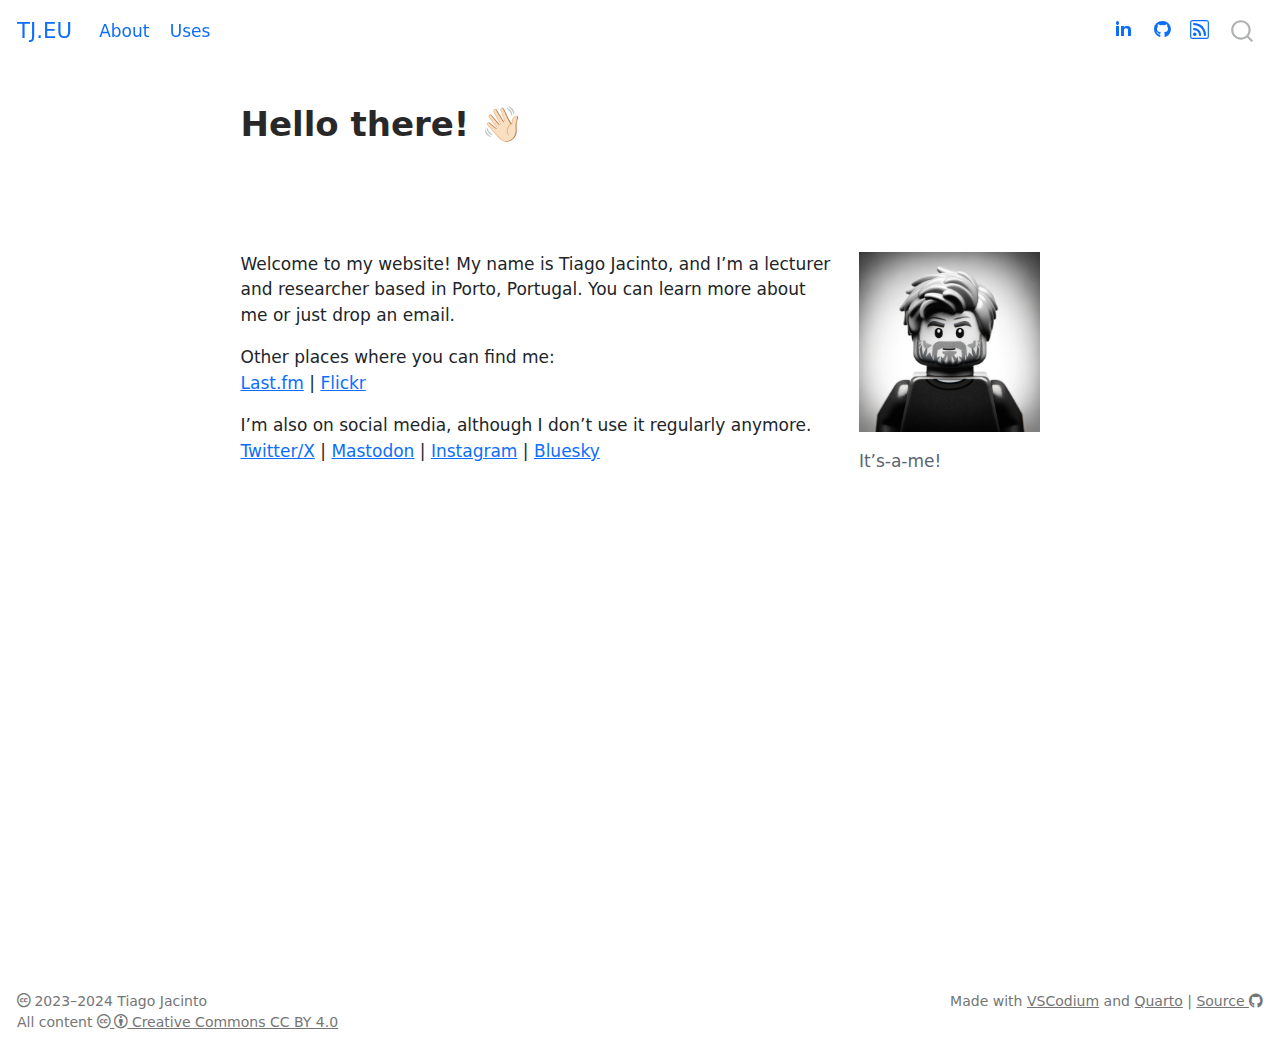
<file: docs/index.html>
<!DOCTYPE html>
<html xmlns="http://www.w3.org/1999/xhtml" lang="en" xml:lang="en"><head>

<meta charset="utf-8">
<meta name="generator" content="quarto-1.4.549">

<meta name="viewport" content="width=device-width, initial-scale=1.0, user-scalable=yes">


<title>Hello there! 👋🏻 | Tiago Jacinto</title>
<style>
code{white-space: pre-wrap;}
span.smallcaps{font-variant: small-caps;}
div.columns{display: flex; gap: min(4vw, 1.5em);}
div.column{flex: auto; overflow-x: auto;}
div.hanging-indent{margin-left: 1.5em; text-indent: -1.5em;}
ul.task-list{list-style: none;}
ul.task-list li input[type="checkbox"] {
  width: 0.8em;
  margin: 0 0.8em 0.2em -1em; /* quarto-specific, see https://github.com/quarto-dev/quarto-cli/issues/4556 */ 
  vertical-align: middle;
}
</style>


<script src="site_libs/quarto-nav/quarto-nav.js"></script>
<script src="site_libs/clipboard/clipboard.min.js"></script>
<script src="site_libs/quarto-search/autocomplete.umd.js"></script>
<script src="site_libs/quarto-search/fuse.min.js"></script>
<script src="site_libs/quarto-search/quarto-search.js"></script>
<meta name="quarto:offset" content="./">
<script src="site_libs/quarto-html/quarto.js"></script>
<script src="site_libs/quarto-html/popper.min.js"></script>
<script src="site_libs/quarto-html/tippy.umd.min.js"></script>
<script src="site_libs/quarto-html/anchor.min.js"></script>
<link href="site_libs/quarto-html/tippy.css" rel="stylesheet">
<link href="site_libs/quarto-html/quarto-syntax-highlighting.css" rel="stylesheet" id="quarto-text-highlighting-styles">
<script src="site_libs/bootstrap/bootstrap.min.js"></script>
<link href="site_libs/bootstrap/bootstrap-icons.css" rel="stylesheet">
<link href="site_libs/bootstrap/bootstrap.min.css" rel="stylesheet" id="quarto-bootstrap" data-mode="light">
<link href="site_libs/quarto-contrib/fontawesome6-0.1.0/all.css" rel="stylesheet">
<link href="site_libs/quarto-contrib/fontawesome6-0.1.0/latex-fontsize.css" rel="stylesheet">
<script id="quarto-search-options" type="application/json">{
  "location": "navbar",
  "copy-button": false,
  "collapse-after": 3,
  "panel-placement": "end",
  "type": "overlay",
  "limit": 50,
  "keyboard-shortcut": [
    "f",
    "/",
    "s"
  ],
  "show-item-context": false,
  "language": {
    "search-no-results-text": "No results",
    "search-matching-documents-text": "matching documents",
    "search-copy-link-title": "Copy link to search",
    "search-hide-matches-text": "Hide additional matches",
    "search-more-match-text": "more match in this document",
    "search-more-matches-text": "more matches in this document",
    "search-clear-button-title": "Clear",
    "search-text-placeholder": "",
    "search-detached-cancel-button-title": "Cancel",
    "search-submit-button-title": "Submit",
    "search-label": "Search"
  }
}</script>
<style>

      .quarto-title-block .quarto-title-banner h1,
      .quarto-title-block .quarto-title-banner h2,
      .quarto-title-block .quarto-title-banner h3,
      .quarto-title-block .quarto-title-banner h4,
      .quarto-title-block .quarto-title-banner h5,
      .quarto-title-block .quarto-title-banner h6
      {
        color: #111;
      }

      .quarto-title-block .quarto-title-banner {
        color: #111;
background: #ffffff;
      }
</style>


</head>

<body class="nav-fixed fullcontent">

<div id="quarto-search-results"></div>
  <header id="quarto-header" class="headroom fixed-top quarto-banner">
    <nav class="navbar navbar-expand-lg " data-bs-theme="dark">
      <div class="navbar-container container-fluid">
      <div class="navbar-brand-container mx-auto">
    <a class="navbar-brand" href="./index.html">
    <span class="navbar-title">TJ.EU</span>
    </a>
  </div>
            <div id="quarto-search" class="" title="Search"></div>
          <button class="navbar-toggler" type="button" data-bs-toggle="collapse" data-bs-target="#navbarCollapse" aria-controls="navbarCollapse" aria-expanded="false" aria-label="Toggle navigation" onclick="if (window.quartoToggleHeadroom) { window.quartoToggleHeadroom(); }">
  <span class="navbar-toggler-icon"></span>
</button>
          <div class="collapse navbar-collapse" id="navbarCollapse">
            <ul class="navbar-nav navbar-nav-scroll me-auto">
  <li class="nav-item">
    <a class="nav-link" href="./about/index.html"> 
<span class="menu-text">About</span></a>
  </li>  
  <li class="nav-item">
    <a class="nav-link" href="./uses/index.html"> 
<span class="menu-text">Uses</span></a>
  </li>  
</ul>
            <ul class="navbar-nav navbar-nav-scroll ms-auto">
  <li class="nav-item">
    <a class="nav-link" href="https://www.linkedin.com/in/tiagojacinto" rel="me"> 
<span class="menu-text"><i class="fa-brands fa-linkedin-in" title="LinkedIn" aria-label="linkedin-in"></i></span></a>
  </li>  
  <li class="nav-item">
    <a class="nav-link" href="https://github.com/taqjac" rel="me"> 
<span class="menu-text"><i class="fa-brands fa-github" title="Github" aria-label="github"></i></span></a>
  </li>  
  <li class="nav-item compact">
    <a class="nav-link" href="./index.xml"> <i class="bi bi-rss" role="img">
</i> 
<span class="menu-text"></span></a>
  </li>  
</ul>
          </div> <!-- /navcollapse -->
          <div class="quarto-navbar-tools">
</div>
      </div> <!-- /container-fluid -->
    </nav>
</header>
<!-- content -->
<header id="title-block-header" class="quarto-title-block default page-columns page-full">
  <div class="quarto-title-banner page-columns page-full">
    <div class="quarto-title column-body">
      <h1 class="title">Hello there! 👋🏻</h1>
                      </div>
  </div>
    
  
  <div class="quarto-title-meta">

      
    
      
    </div>
    
  
  </header><div id="quarto-content" class="quarto-container page-columns page-rows-contents page-layout-article page-navbar">
<!-- sidebar -->
<!-- margin-sidebar -->
    
<!-- main -->
<main class="content quarto-banner-title-block" id="quarto-document-content">





<div class="grid">
<div class="g-col-9">
<p>Welcome to my website! My name is Tiago Jacinto, and I’m a lecturer and researcher based in Porto, Portugal. You can learn more about me or just drop an email.</p>
<p>Other places where you can find me:<br>
<a href="https://www.last.fm/user/taqjac">Last.fm</a> | <a href="https://www.flickr.com/photos/taqjac/">Flickr</a></p>
<p>I’m also on social media, although I don’t use it regularly anymore.<br>
<a href="https://www.twitter.com/tiagojacinto_eu">Twitter/X</a> | <a href="https://mastodon.social/@taqjac">Mastodon</a> | <a href="https://www.instagram.com/tiagojacinto.eu">Instagram</a> | <a href="https://bsky.app/profile/taqjac.bsky.social">Bluesky</a></p>
</div>
<div class="g-col-3">
<div class="quarto-figure quarto-figure-center">
<figure class="figure">
<p><img src="img/legome.jpeg" class="img-fluid figure-img"></p>
<figcaption>It’s-a-me!</figcaption>
</figure>
</div>
</div>
</div>



</main> <!-- /main -->
<script id="quarto-html-after-body" type="application/javascript">
window.document.addEventListener("DOMContentLoaded", function (event) {
  const toggleBodyColorMode = (bsSheetEl) => {
    const mode = bsSheetEl.getAttribute("data-mode");
    const bodyEl = window.document.querySelector("body");
    if (mode === "dark") {
      bodyEl.classList.add("quarto-dark");
      bodyEl.classList.remove("quarto-light");
    } else {
      bodyEl.classList.add("quarto-light");
      bodyEl.classList.remove("quarto-dark");
    }
  }
  const toggleBodyColorPrimary = () => {
    const bsSheetEl = window.document.querySelector("link#quarto-bootstrap");
    if (bsSheetEl) {
      toggleBodyColorMode(bsSheetEl);
    }
  }
  toggleBodyColorPrimary();  
  const icon = "";
  const anchorJS = new window.AnchorJS();
  anchorJS.options = {
    placement: 'right',
    icon: icon
  };
  anchorJS.add('.anchored');
  const isCodeAnnotation = (el) => {
    for (const clz of el.classList) {
      if (clz.startsWith('code-annotation-')) {                     
        return true;
      }
    }
    return false;
  }
  const clipboard = new window.ClipboardJS('.code-copy-button', {
    text: function(trigger) {
      const codeEl = trigger.previousElementSibling.cloneNode(true);
      for (const childEl of codeEl.children) {
        if (isCodeAnnotation(childEl)) {
          childEl.remove();
        }
      }
      return codeEl.innerText;
    }
  });
  clipboard.on('success', function(e) {
    // button target
    const button = e.trigger;
    // don't keep focus
    button.blur();
    // flash "checked"
    button.classList.add('code-copy-button-checked');
    var currentTitle = button.getAttribute("title");
    button.setAttribute("title", "Copied!");
    let tooltip;
    if (window.bootstrap) {
      button.setAttribute("data-bs-toggle", "tooltip");
      button.setAttribute("data-bs-placement", "left");
      button.setAttribute("data-bs-title", "Copied!");
      tooltip = new bootstrap.Tooltip(button, 
        { trigger: "manual", 
          customClass: "code-copy-button-tooltip",
          offset: [0, -8]});
      tooltip.show();    
    }
    setTimeout(function() {
      if (tooltip) {
        tooltip.hide();
        button.removeAttribute("data-bs-title");
        button.removeAttribute("data-bs-toggle");
        button.removeAttribute("data-bs-placement");
      }
      button.setAttribute("title", currentTitle);
      button.classList.remove('code-copy-button-checked');
    }, 1000);
    // clear code selection
    e.clearSelection();
  });
    var localhostRegex = new RegExp(/^(?:http|https):\/\/localhost\:?[0-9]*\//);
    var mailtoRegex = new RegExp(/^mailto:/);
      var filterRegex = new RegExp("https:\/\/www\.tiagojacinto\.eu");
    var isInternal = (href) => {
        return filterRegex.test(href) || localhostRegex.test(href) || mailtoRegex.test(href);
    }
    // Inspect non-navigation links and adorn them if external
 	var links = window.document.querySelectorAll('a[href]:not(.nav-link):not(.navbar-brand):not(.toc-action):not(.sidebar-link):not(.sidebar-item-toggle):not(.pagination-link):not(.no-external):not([aria-hidden]):not(.dropdown-item):not(.quarto-navigation-tool)');
    for (var i=0; i<links.length; i++) {
      const link = links[i];
      if (!isInternal(link.href)) {
          // target, if specified
          link.setAttribute("target", "_blank");
          if (link.getAttribute("rel") === null) {
            link.setAttribute("rel", "noopener");
          }
      }
    }
  function tippyHover(el, contentFn, onTriggerFn, onUntriggerFn) {
    const config = {
      allowHTML: true,
      maxWidth: 500,
      delay: 100,
      arrow: false,
      appendTo: function(el) {
          return el.parentElement;
      },
      interactive: true,
      interactiveBorder: 10,
      theme: 'quarto',
      placement: 'bottom-start',
    };
    if (contentFn) {
      config.content = contentFn;
    }
    if (onTriggerFn) {
      config.onTrigger = onTriggerFn;
    }
    if (onUntriggerFn) {
      config.onUntrigger = onUntriggerFn;
    }
    window.tippy(el, config); 
  }
  const noterefs = window.document.querySelectorAll('a[role="doc-noteref"]');
  for (var i=0; i<noterefs.length; i++) {
    const ref = noterefs[i];
    tippyHover(ref, function() {
      // use id or data attribute instead here
      let href = ref.getAttribute('data-footnote-href') || ref.getAttribute('href');
      try { href = new URL(href).hash; } catch {}
      const id = href.replace(/^#\/?/, "");
      const note = window.document.getElementById(id);
      return note.innerHTML;
    });
  }
  const xrefs = window.document.querySelectorAll('a.quarto-xref');
  const processXRef = (id, note) => {
    // Strip column container classes
    const stripColumnClz = (el) => {
      el.classList.remove("page-full", "page-columns");
      if (el.children) {
        for (const child of el.children) {
          stripColumnClz(child);
        }
      }
    }
    stripColumnClz(note)
    if (id === null || id.startsWith('sec-')) {
      // Special case sections, only their first couple elements
      const container = document.createElement("div");
      if (note.children && note.children.length > 2) {
        container.appendChild(note.children[0].cloneNode(true));
        for (let i = 1; i < note.children.length; i++) {
          const child = note.children[i];
          if (child.tagName === "P" && child.innerText === "") {
            continue;
          } else {
            container.appendChild(child.cloneNode(true));
            break;
          }
        }
        if (window.Quarto?.typesetMath) {
          window.Quarto.typesetMath(container);
        }
        return container.innerHTML
      } else {
        if (window.Quarto?.typesetMath) {
          window.Quarto.typesetMath(note);
        }
        return note.innerHTML;
      }
    } else {
      // Remove any anchor links if they are present
      const anchorLink = note.querySelector('a.anchorjs-link');
      if (anchorLink) {
        anchorLink.remove();
      }
      if (window.Quarto?.typesetMath) {
        window.Quarto.typesetMath(note);
      }
      // TODO in 1.5, we should make sure this works without a callout special case
      if (note.classList.contains("callout")) {
        return note.outerHTML;
      } else {
        return note.innerHTML;
      }
    }
  }
  for (var i=0; i<xrefs.length; i++) {
    const xref = xrefs[i];
    tippyHover(xref, undefined, function(instance) {
      instance.disable();
      let url = xref.getAttribute('href');
      let hash = undefined; 
      if (url.startsWith('#')) {
        hash = url;
      } else {
        try { hash = new URL(url).hash; } catch {}
      }
      if (hash) {
        const id = hash.replace(/^#\/?/, "");
        const note = window.document.getElementById(id);
        if (note !== null) {
          try {
            const html = processXRef(id, note.cloneNode(true));
            instance.setContent(html);
          } finally {
            instance.enable();
            instance.show();
          }
        } else {
          // See if we can fetch this
          fetch(url.split('#')[0])
          .then(res => res.text())
          .then(html => {
            const parser = new DOMParser();
            const htmlDoc = parser.parseFromString(html, "text/html");
            const note = htmlDoc.getElementById(id);
            if (note !== null) {
              const html = processXRef(id, note);
              instance.setContent(html);
            } 
          }).finally(() => {
            instance.enable();
            instance.show();
          });
        }
      } else {
        // See if we can fetch a full url (with no hash to target)
        // This is a special case and we should probably do some content thinning / targeting
        fetch(url)
        .then(res => res.text())
        .then(html => {
          const parser = new DOMParser();
          const htmlDoc = parser.parseFromString(html, "text/html");
          const note = htmlDoc.querySelector('main.content');
          if (note !== null) {
            // This should only happen for chapter cross references
            // (since there is no id in the URL)
            // remove the first header
            if (note.children.length > 0 && note.children[0].tagName === "HEADER") {
              note.children[0].remove();
            }
            const html = processXRef(null, note);
            instance.setContent(html);
          } 
        }).finally(() => {
          instance.enable();
          instance.show();
        });
      }
    }, function(instance) {
    });
  }
      let selectedAnnoteEl;
      const selectorForAnnotation = ( cell, annotation) => {
        let cellAttr = 'data-code-cell="' + cell + '"';
        let lineAttr = 'data-code-annotation="' +  annotation + '"';
        const selector = 'span[' + cellAttr + '][' + lineAttr + ']';
        return selector;
      }
      const selectCodeLines = (annoteEl) => {
        const doc = window.document;
        const targetCell = annoteEl.getAttribute("data-target-cell");
        const targetAnnotation = annoteEl.getAttribute("data-target-annotation");
        const annoteSpan = window.document.querySelector(selectorForAnnotation(targetCell, targetAnnotation));
        const lines = annoteSpan.getAttribute("data-code-lines").split(",");
        const lineIds = lines.map((line) => {
          return targetCell + "-" + line;
        })
        let top = null;
        let height = null;
        let parent = null;
        if (lineIds.length > 0) {
            //compute the position of the single el (top and bottom and make a div)
            const el = window.document.getElementById(lineIds[0]);
            top = el.offsetTop;
            height = el.offsetHeight;
            parent = el.parentElement.parentElement;
          if (lineIds.length > 1) {
            const lastEl = window.document.getElementById(lineIds[lineIds.length - 1]);
            const bottom = lastEl.offsetTop + lastEl.offsetHeight;
            height = bottom - top;
          }
          if (top !== null && height !== null && parent !== null) {
            // cook up a div (if necessary) and position it 
            let div = window.document.getElementById("code-annotation-line-highlight");
            if (div === null) {
              div = window.document.createElement("div");
              div.setAttribute("id", "code-annotation-line-highlight");
              div.style.position = 'absolute';
              parent.appendChild(div);
            }
            div.style.top = top - 2 + "px";
            div.style.height = height + 4 + "px";
            div.style.left = 0;
            let gutterDiv = window.document.getElementById("code-annotation-line-highlight-gutter");
            if (gutterDiv === null) {
              gutterDiv = window.document.createElement("div");
              gutterDiv.setAttribute("id", "code-annotation-line-highlight-gutter");
              gutterDiv.style.position = 'absolute';
              const codeCell = window.document.getElementById(targetCell);
              const gutter = codeCell.querySelector('.code-annotation-gutter');
              gutter.appendChild(gutterDiv);
            }
            gutterDiv.style.top = top - 2 + "px";
            gutterDiv.style.height = height + 4 + "px";
          }
          selectedAnnoteEl = annoteEl;
        }
      };
      const unselectCodeLines = () => {
        const elementsIds = ["code-annotation-line-highlight", "code-annotation-line-highlight-gutter"];
        elementsIds.forEach((elId) => {
          const div = window.document.getElementById(elId);
          if (div) {
            div.remove();
          }
        });
        selectedAnnoteEl = undefined;
      };
        // Handle positioning of the toggle
    window.addEventListener(
      "resize",
      throttle(() => {
        elRect = undefined;
        if (selectedAnnoteEl) {
          selectCodeLines(selectedAnnoteEl);
        }
      }, 10)
    );
    function throttle(fn, ms) {
    let throttle = false;
    let timer;
      return (...args) => {
        if(!throttle) { // first call gets through
            fn.apply(this, args);
            throttle = true;
        } else { // all the others get throttled
            if(timer) clearTimeout(timer); // cancel #2
            timer = setTimeout(() => {
              fn.apply(this, args);
              timer = throttle = false;
            }, ms);
        }
      };
    }
      // Attach click handler to the DT
      const annoteDls = window.document.querySelectorAll('dt[data-target-cell]');
      for (const annoteDlNode of annoteDls) {
        annoteDlNode.addEventListener('click', (event) => {
          const clickedEl = event.target;
          if (clickedEl !== selectedAnnoteEl) {
            unselectCodeLines();
            const activeEl = window.document.querySelector('dt[data-target-cell].code-annotation-active');
            if (activeEl) {
              activeEl.classList.remove('code-annotation-active');
            }
            selectCodeLines(clickedEl);
            clickedEl.classList.add('code-annotation-active');
          } else {
            // Unselect the line
            unselectCodeLines();
            clickedEl.classList.remove('code-annotation-active');
          }
        });
      }
  const findCites = (el) => {
    const parentEl = el.parentElement;
    if (parentEl) {
      const cites = parentEl.dataset.cites;
      if (cites) {
        return {
          el,
          cites: cites.split(' ')
        };
      } else {
        return findCites(el.parentElement)
      }
    } else {
      return undefined;
    }
  };
  var bibliorefs = window.document.querySelectorAll('a[role="doc-biblioref"]');
  for (var i=0; i<bibliorefs.length; i++) {
    const ref = bibliorefs[i];
    const citeInfo = findCites(ref);
    if (citeInfo) {
      tippyHover(citeInfo.el, function() {
        var popup = window.document.createElement('div');
        citeInfo.cites.forEach(function(cite) {
          var citeDiv = window.document.createElement('div');
          citeDiv.classList.add('hanging-indent');
          citeDiv.classList.add('csl-entry');
          var biblioDiv = window.document.getElementById('ref-' + cite);
          if (biblioDiv) {
            citeDiv.innerHTML = biblioDiv.innerHTML;
          }
          popup.appendChild(citeDiv);
        });
        return popup.innerHTML;
      });
    }
  }
});
</script>
</div> <!-- /content -->
<footer class="footer">
  <div class="nav-footer">
    <div class="nav-footer-left">
<p><i class="fa-brands fa-creative-commons" aria-label="creative-commons"></i> 2023–2024 Tiago Jacinto <br> All content <a href="https://creativecommons.org/licenses/by/4.0/"><i class="fa-brands fa-creative-commons" aria-label="creative-commons"></i> <i class="fa-brands fa-creative-commons-by" aria-label="creative-commons-by"></i> Creative Commons CC BY 4.0</a></p>
</div>   
    <div class="nav-footer-center">
      &nbsp;
    </div>
    <div class="nav-footer-right">
<p>Made with <a href="https://vscodium.com/">VSCodium</a> and <a href="https://quarto.org/">Quarto</a> | <a href="https://github.com/taqjac/taqjac.github.io">Source <i class="fa-brands fa-github" aria-label="github"></i></a></p>
</div>
  </div>
</footer>




</body></html>
</file>
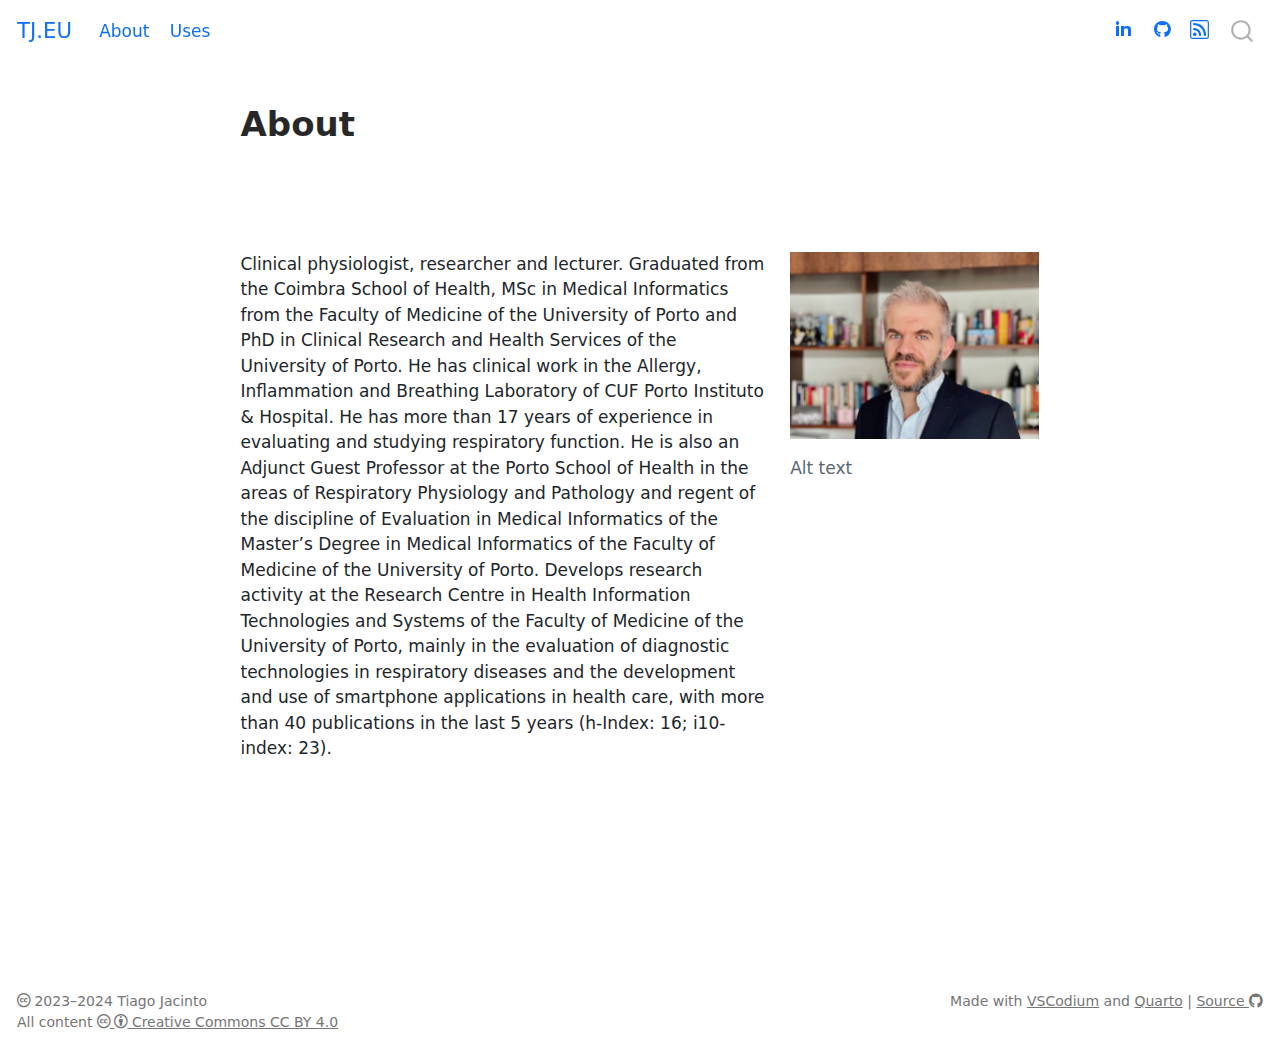
<file: docs/about/index.html>
<!DOCTYPE html>
<html xmlns="http://www.w3.org/1999/xhtml" lang="en" xml:lang="en"><head>

<meta charset="utf-8">
<meta name="generator" content="quarto-1.4.549">

<meta name="viewport" content="width=device-width, initial-scale=1.0, user-scalable=yes">


<title>About | Tiago Jacinto</title>
<style>
code{white-space: pre-wrap;}
span.smallcaps{font-variant: small-caps;}
div.columns{display: flex; gap: min(4vw, 1.5em);}
div.column{flex: auto; overflow-x: auto;}
div.hanging-indent{margin-left: 1.5em; text-indent: -1.5em;}
ul.task-list{list-style: none;}
ul.task-list li input[type="checkbox"] {
  width: 0.8em;
  margin: 0 0.8em 0.2em -1em; /* quarto-specific, see https://github.com/quarto-dev/quarto-cli/issues/4556 */ 
  vertical-align: middle;
}
</style>


<script src="../site_libs/quarto-nav/quarto-nav.js"></script>
<script src="../site_libs/clipboard/clipboard.min.js"></script>
<script src="../site_libs/quarto-search/autocomplete.umd.js"></script>
<script src="../site_libs/quarto-search/fuse.min.js"></script>
<script src="../site_libs/quarto-search/quarto-search.js"></script>
<meta name="quarto:offset" content="../">
<script src="../site_libs/quarto-html/quarto.js"></script>
<script src="../site_libs/quarto-html/popper.min.js"></script>
<script src="../site_libs/quarto-html/tippy.umd.min.js"></script>
<script src="../site_libs/quarto-html/anchor.min.js"></script>
<link href="../site_libs/quarto-html/tippy.css" rel="stylesheet">
<link href="../site_libs/quarto-html/quarto-syntax-highlighting.css" rel="stylesheet" id="quarto-text-highlighting-styles">
<script src="../site_libs/bootstrap/bootstrap.min.js"></script>
<link href="../site_libs/bootstrap/bootstrap-icons.css" rel="stylesheet">
<link href="../site_libs/bootstrap/bootstrap.min.css" rel="stylesheet" id="quarto-bootstrap" data-mode="light">
<link href="../site_libs/quarto-contrib/fontawesome6-0.1.0/all.css" rel="stylesheet">
<link href="../site_libs/quarto-contrib/fontawesome6-0.1.0/latex-fontsize.css" rel="stylesheet">
<script id="quarto-search-options" type="application/json">{
  "location": "navbar",
  "copy-button": false,
  "collapse-after": 3,
  "panel-placement": "end",
  "type": "overlay",
  "limit": 50,
  "keyboard-shortcut": [
    "f",
    "/",
    "s"
  ],
  "show-item-context": false,
  "language": {
    "search-no-results-text": "No results",
    "search-matching-documents-text": "matching documents",
    "search-copy-link-title": "Copy link to search",
    "search-hide-matches-text": "Hide additional matches",
    "search-more-match-text": "more match in this document",
    "search-more-matches-text": "more matches in this document",
    "search-clear-button-title": "Clear",
    "search-text-placeholder": "",
    "search-detached-cancel-button-title": "Cancel",
    "search-submit-button-title": "Submit",
    "search-label": "Search"
  }
}</script>
<style>

      .quarto-title-block .quarto-title-banner h1,
      .quarto-title-block .quarto-title-banner h2,
      .quarto-title-block .quarto-title-banner h3,
      .quarto-title-block .quarto-title-banner h4,
      .quarto-title-block .quarto-title-banner h5,
      .quarto-title-block .quarto-title-banner h6
      {
        color: #111;
      }

      .quarto-title-block .quarto-title-banner {
        color: #111;
background: #ffffff;
      }
</style>


</head>

<body class="nav-fixed fullcontent">

<div id="quarto-search-results"></div>
  <header id="quarto-header" class="headroom fixed-top quarto-banner">
    <nav class="navbar navbar-expand-lg " data-bs-theme="dark">
      <div class="navbar-container container-fluid">
      <div class="navbar-brand-container mx-auto">
    <a class="navbar-brand" href="../index.html">
    <span class="navbar-title">TJ.EU</span>
    </a>
  </div>
            <div id="quarto-search" class="" title="Search"></div>
          <button class="navbar-toggler" type="button" data-bs-toggle="collapse" data-bs-target="#navbarCollapse" aria-controls="navbarCollapse" aria-expanded="false" aria-label="Toggle navigation" onclick="if (window.quartoToggleHeadroom) { window.quartoToggleHeadroom(); }">
  <span class="navbar-toggler-icon"></span>
</button>
          <div class="collapse navbar-collapse" id="navbarCollapse">
            <ul class="navbar-nav navbar-nav-scroll me-auto">
  <li class="nav-item">
    <a class="nav-link active" href="../about/index.html" aria-current="page"> 
<span class="menu-text">About</span></a>
  </li>  
  <li class="nav-item">
    <a class="nav-link" href="../uses/index.html"> 
<span class="menu-text">Uses</span></a>
  </li>  
</ul>
            <ul class="navbar-nav navbar-nav-scroll ms-auto">
  <li class="nav-item">
    <a class="nav-link" href="https://www.linkedin.com/in/tiagojacinto" rel="me"> 
<span class="menu-text"><i class="fa-brands fa-linkedin-in" title="LinkedIn" aria-label="linkedin-in"></i></span></a>
  </li>  
  <li class="nav-item">
    <a class="nav-link" href="https://github.com/taqjac" rel="me"> 
<span class="menu-text"><i class="fa-brands fa-github" title="Github" aria-label="github"></i></span></a>
  </li>  
  <li class="nav-item compact">
    <a class="nav-link" href="../index.xml"> <i class="bi bi-rss" role="img">
</i> 
<span class="menu-text"></span></a>
  </li>  
</ul>
          </div> <!-- /navcollapse -->
          <div class="quarto-navbar-tools">
</div>
      </div> <!-- /container-fluid -->
    </nav>
</header>
<!-- content -->
<header id="title-block-header" class="quarto-title-block default page-columns page-full">
  <div class="quarto-title-banner page-columns page-full">
    <div class="quarto-title column-body">
      <h1 class="title">About</h1>
                      </div>
  </div>
    
  
  <div class="quarto-title-meta">

      
    
      
    </div>
    
  
  </header><div id="quarto-content" class="quarto-container page-columns page-rows-contents page-layout-article page-navbar">
<!-- sidebar -->
<!-- margin-sidebar -->
    
<!-- main -->
<main class="content quarto-banner-title-block" id="quarto-document-content">





<div class="grid">
<div class="g-col-8">
<p>Clinical physiologist, researcher and lecturer. Graduated from the Coimbra School of Health, MSc in Medical Informatics from the Faculty of Medicine of the University of Porto and PhD in Clinical Research and Health Services of the University of Porto. He has clinical work in the Allergy, Inflammation and Breathing Laboratory of CUF Porto Instituto &amp; Hospital. He has more than 17 years of experience in evaluating and studying respiratory function. He is also an Adjunct Guest Professor at the Porto School of Health in the areas of Respiratory Physiology and Pathology and regent of the discipline of Evaluation in Medical Informatics of the Master’s Degree in Medical Informatics of the Faculty of Medicine of the University of Porto. Develops research activity at the Research Centre in Health Information Technologies and Systems of the Faculty of Medicine of the University of Porto, mainly in the evaluation of diagnostic technologies in respiratory diseases and the development and use of smartphone applications in health care, with more than 40 publications in the last 5 years (h-Index: 16; i10-index: 23).</p>
</div>
<div class="g-col-4">
<div class="quarto-figure quarto-figure-center">
<figure class="figure">
<p><img src="../img/headshot.jpeg" class="img-fluid figure-img"></p>
<figcaption>Alt text</figcaption>
</figure>
</div>
</div>
</div>



</main> <!-- /main -->
<script id="quarto-html-after-body" type="application/javascript">
window.document.addEventListener("DOMContentLoaded", function (event) {
  const toggleBodyColorMode = (bsSheetEl) => {
    const mode = bsSheetEl.getAttribute("data-mode");
    const bodyEl = window.document.querySelector("body");
    if (mode === "dark") {
      bodyEl.classList.add("quarto-dark");
      bodyEl.classList.remove("quarto-light");
    } else {
      bodyEl.classList.add("quarto-light");
      bodyEl.classList.remove("quarto-dark");
    }
  }
  const toggleBodyColorPrimary = () => {
    const bsSheetEl = window.document.querySelector("link#quarto-bootstrap");
    if (bsSheetEl) {
      toggleBodyColorMode(bsSheetEl);
    }
  }
  toggleBodyColorPrimary();  
  const icon = "";
  const anchorJS = new window.AnchorJS();
  anchorJS.options = {
    placement: 'right',
    icon: icon
  };
  anchorJS.add('.anchored');
  const isCodeAnnotation = (el) => {
    for (const clz of el.classList) {
      if (clz.startsWith('code-annotation-')) {                     
        return true;
      }
    }
    return false;
  }
  const clipboard = new window.ClipboardJS('.code-copy-button', {
    text: function(trigger) {
      const codeEl = trigger.previousElementSibling.cloneNode(true);
      for (const childEl of codeEl.children) {
        if (isCodeAnnotation(childEl)) {
          childEl.remove();
        }
      }
      return codeEl.innerText;
    }
  });
  clipboard.on('success', function(e) {
    // button target
    const button = e.trigger;
    // don't keep focus
    button.blur();
    // flash "checked"
    button.classList.add('code-copy-button-checked');
    var currentTitle = button.getAttribute("title");
    button.setAttribute("title", "Copied!");
    let tooltip;
    if (window.bootstrap) {
      button.setAttribute("data-bs-toggle", "tooltip");
      button.setAttribute("data-bs-placement", "left");
      button.setAttribute("data-bs-title", "Copied!");
      tooltip = new bootstrap.Tooltip(button, 
        { trigger: "manual", 
          customClass: "code-copy-button-tooltip",
          offset: [0, -8]});
      tooltip.show();    
    }
    setTimeout(function() {
      if (tooltip) {
        tooltip.hide();
        button.removeAttribute("data-bs-title");
        button.removeAttribute("data-bs-toggle");
        button.removeAttribute("data-bs-placement");
      }
      button.setAttribute("title", currentTitle);
      button.classList.remove('code-copy-button-checked');
    }, 1000);
    // clear code selection
    e.clearSelection();
  });
    var localhostRegex = new RegExp(/^(?:http|https):\/\/localhost\:?[0-9]*\//);
    var mailtoRegex = new RegExp(/^mailto:/);
      var filterRegex = new RegExp("https:\/\/www\.tiagojacinto\.eu");
    var isInternal = (href) => {
        return filterRegex.test(href) || localhostRegex.test(href) || mailtoRegex.test(href);
    }
    // Inspect non-navigation links and adorn them if external
 	var links = window.document.querySelectorAll('a[href]:not(.nav-link):not(.navbar-brand):not(.toc-action):not(.sidebar-link):not(.sidebar-item-toggle):not(.pagination-link):not(.no-external):not([aria-hidden]):not(.dropdown-item):not(.quarto-navigation-tool)');
    for (var i=0; i<links.length; i++) {
      const link = links[i];
      if (!isInternal(link.href)) {
          // target, if specified
          link.setAttribute("target", "_blank");
          if (link.getAttribute("rel") === null) {
            link.setAttribute("rel", "noopener");
          }
      }
    }
  function tippyHover(el, contentFn, onTriggerFn, onUntriggerFn) {
    const config = {
      allowHTML: true,
      maxWidth: 500,
      delay: 100,
      arrow: false,
      appendTo: function(el) {
          return el.parentElement;
      },
      interactive: true,
      interactiveBorder: 10,
      theme: 'quarto',
      placement: 'bottom-start',
    };
    if (contentFn) {
      config.content = contentFn;
    }
    if (onTriggerFn) {
      config.onTrigger = onTriggerFn;
    }
    if (onUntriggerFn) {
      config.onUntrigger = onUntriggerFn;
    }
    window.tippy(el, config); 
  }
  const noterefs = window.document.querySelectorAll('a[role="doc-noteref"]');
  for (var i=0; i<noterefs.length; i++) {
    const ref = noterefs[i];
    tippyHover(ref, function() {
      // use id or data attribute instead here
      let href = ref.getAttribute('data-footnote-href') || ref.getAttribute('href');
      try { href = new URL(href).hash; } catch {}
      const id = href.replace(/^#\/?/, "");
      const note = window.document.getElementById(id);
      return note.innerHTML;
    });
  }
  const xrefs = window.document.querySelectorAll('a.quarto-xref');
  const processXRef = (id, note) => {
    // Strip column container classes
    const stripColumnClz = (el) => {
      el.classList.remove("page-full", "page-columns");
      if (el.children) {
        for (const child of el.children) {
          stripColumnClz(child);
        }
      }
    }
    stripColumnClz(note)
    if (id === null || id.startsWith('sec-')) {
      // Special case sections, only their first couple elements
      const container = document.createElement("div");
      if (note.children && note.children.length > 2) {
        container.appendChild(note.children[0].cloneNode(true));
        for (let i = 1; i < note.children.length; i++) {
          const child = note.children[i];
          if (child.tagName === "P" && child.innerText === "") {
            continue;
          } else {
            container.appendChild(child.cloneNode(true));
            break;
          }
        }
        if (window.Quarto?.typesetMath) {
          window.Quarto.typesetMath(container);
        }
        return container.innerHTML
      } else {
        if (window.Quarto?.typesetMath) {
          window.Quarto.typesetMath(note);
        }
        return note.innerHTML;
      }
    } else {
      // Remove any anchor links if they are present
      const anchorLink = note.querySelector('a.anchorjs-link');
      if (anchorLink) {
        anchorLink.remove();
      }
      if (window.Quarto?.typesetMath) {
        window.Quarto.typesetMath(note);
      }
      // TODO in 1.5, we should make sure this works without a callout special case
      if (note.classList.contains("callout")) {
        return note.outerHTML;
      } else {
        return note.innerHTML;
      }
    }
  }
  for (var i=0; i<xrefs.length; i++) {
    const xref = xrefs[i];
    tippyHover(xref, undefined, function(instance) {
      instance.disable();
      let url = xref.getAttribute('href');
      let hash = undefined; 
      if (url.startsWith('#')) {
        hash = url;
      } else {
        try { hash = new URL(url).hash; } catch {}
      }
      if (hash) {
        const id = hash.replace(/^#\/?/, "");
        const note = window.document.getElementById(id);
        if (note !== null) {
          try {
            const html = processXRef(id, note.cloneNode(true));
            instance.setContent(html);
          } finally {
            instance.enable();
            instance.show();
          }
        } else {
          // See if we can fetch this
          fetch(url.split('#')[0])
          .then(res => res.text())
          .then(html => {
            const parser = new DOMParser();
            const htmlDoc = parser.parseFromString(html, "text/html");
            const note = htmlDoc.getElementById(id);
            if (note !== null) {
              const html = processXRef(id, note);
              instance.setContent(html);
            } 
          }).finally(() => {
            instance.enable();
            instance.show();
          });
        }
      } else {
        // See if we can fetch a full url (with no hash to target)
        // This is a special case and we should probably do some content thinning / targeting
        fetch(url)
        .then(res => res.text())
        .then(html => {
          const parser = new DOMParser();
          const htmlDoc = parser.parseFromString(html, "text/html");
          const note = htmlDoc.querySelector('main.content');
          if (note !== null) {
            // This should only happen for chapter cross references
            // (since there is no id in the URL)
            // remove the first header
            if (note.children.length > 0 && note.children[0].tagName === "HEADER") {
              note.children[0].remove();
            }
            const html = processXRef(null, note);
            instance.setContent(html);
          } 
        }).finally(() => {
          instance.enable();
          instance.show();
        });
      }
    }, function(instance) {
    });
  }
      let selectedAnnoteEl;
      const selectorForAnnotation = ( cell, annotation) => {
        let cellAttr = 'data-code-cell="' + cell + '"';
        let lineAttr = 'data-code-annotation="' +  annotation + '"';
        const selector = 'span[' + cellAttr + '][' + lineAttr + ']';
        return selector;
      }
      const selectCodeLines = (annoteEl) => {
        const doc = window.document;
        const targetCell = annoteEl.getAttribute("data-target-cell");
        const targetAnnotation = annoteEl.getAttribute("data-target-annotation");
        const annoteSpan = window.document.querySelector(selectorForAnnotation(targetCell, targetAnnotation));
        const lines = annoteSpan.getAttribute("data-code-lines").split(",");
        const lineIds = lines.map((line) => {
          return targetCell + "-" + line;
        })
        let top = null;
        let height = null;
        let parent = null;
        if (lineIds.length > 0) {
            //compute the position of the single el (top and bottom and make a div)
            const el = window.document.getElementById(lineIds[0]);
            top = el.offsetTop;
            height = el.offsetHeight;
            parent = el.parentElement.parentElement;
          if (lineIds.length > 1) {
            const lastEl = window.document.getElementById(lineIds[lineIds.length - 1]);
            const bottom = lastEl.offsetTop + lastEl.offsetHeight;
            height = bottom - top;
          }
          if (top !== null && height !== null && parent !== null) {
            // cook up a div (if necessary) and position it 
            let div = window.document.getElementById("code-annotation-line-highlight");
            if (div === null) {
              div = window.document.createElement("div");
              div.setAttribute("id", "code-annotation-line-highlight");
              div.style.position = 'absolute';
              parent.appendChild(div);
            }
            div.style.top = top - 2 + "px";
            div.style.height = height + 4 + "px";
            div.style.left = 0;
            let gutterDiv = window.document.getElementById("code-annotation-line-highlight-gutter");
            if (gutterDiv === null) {
              gutterDiv = window.document.createElement("div");
              gutterDiv.setAttribute("id", "code-annotation-line-highlight-gutter");
              gutterDiv.style.position = 'absolute';
              const codeCell = window.document.getElementById(targetCell);
              const gutter = codeCell.querySelector('.code-annotation-gutter');
              gutter.appendChild(gutterDiv);
            }
            gutterDiv.style.top = top - 2 + "px";
            gutterDiv.style.height = height + 4 + "px";
          }
          selectedAnnoteEl = annoteEl;
        }
      };
      const unselectCodeLines = () => {
        const elementsIds = ["code-annotation-line-highlight", "code-annotation-line-highlight-gutter"];
        elementsIds.forEach((elId) => {
          const div = window.document.getElementById(elId);
          if (div) {
            div.remove();
          }
        });
        selectedAnnoteEl = undefined;
      };
        // Handle positioning of the toggle
    window.addEventListener(
      "resize",
      throttle(() => {
        elRect = undefined;
        if (selectedAnnoteEl) {
          selectCodeLines(selectedAnnoteEl);
        }
      }, 10)
    );
    function throttle(fn, ms) {
    let throttle = false;
    let timer;
      return (...args) => {
        if(!throttle) { // first call gets through
            fn.apply(this, args);
            throttle = true;
        } else { // all the others get throttled
            if(timer) clearTimeout(timer); // cancel #2
            timer = setTimeout(() => {
              fn.apply(this, args);
              timer = throttle = false;
            }, ms);
        }
      };
    }
      // Attach click handler to the DT
      const annoteDls = window.document.querySelectorAll('dt[data-target-cell]');
      for (const annoteDlNode of annoteDls) {
        annoteDlNode.addEventListener('click', (event) => {
          const clickedEl = event.target;
          if (clickedEl !== selectedAnnoteEl) {
            unselectCodeLines();
            const activeEl = window.document.querySelector('dt[data-target-cell].code-annotation-active');
            if (activeEl) {
              activeEl.classList.remove('code-annotation-active');
            }
            selectCodeLines(clickedEl);
            clickedEl.classList.add('code-annotation-active');
          } else {
            // Unselect the line
            unselectCodeLines();
            clickedEl.classList.remove('code-annotation-active');
          }
        });
      }
  const findCites = (el) => {
    const parentEl = el.parentElement;
    if (parentEl) {
      const cites = parentEl.dataset.cites;
      if (cites) {
        return {
          el,
          cites: cites.split(' ')
        };
      } else {
        return findCites(el.parentElement)
      }
    } else {
      return undefined;
    }
  };
  var bibliorefs = window.document.querySelectorAll('a[role="doc-biblioref"]');
  for (var i=0; i<bibliorefs.length; i++) {
    const ref = bibliorefs[i];
    const citeInfo = findCites(ref);
    if (citeInfo) {
      tippyHover(citeInfo.el, function() {
        var popup = window.document.createElement('div');
        citeInfo.cites.forEach(function(cite) {
          var citeDiv = window.document.createElement('div');
          citeDiv.classList.add('hanging-indent');
          citeDiv.classList.add('csl-entry');
          var biblioDiv = window.document.getElementById('ref-' + cite);
          if (biblioDiv) {
            citeDiv.innerHTML = biblioDiv.innerHTML;
          }
          popup.appendChild(citeDiv);
        });
        return popup.innerHTML;
      });
    }
  }
});
</script>
</div> <!-- /content -->
<footer class="footer">
  <div class="nav-footer">
    <div class="nav-footer-left">
<p><i class="fa-brands fa-creative-commons" aria-label="creative-commons"></i> 2023–2024 Tiago Jacinto <br> All content <a href="https://creativecommons.org/licenses/by/4.0/"><i class="fa-brands fa-creative-commons" aria-label="creative-commons"></i> <i class="fa-brands fa-creative-commons-by" aria-label="creative-commons-by"></i> Creative Commons CC BY 4.0</a></p>
</div>   
    <div class="nav-footer-center">
      &nbsp;
    </div>
    <div class="nav-footer-right">
<p>Made with <a href="https://vscodium.com/">VSCodium</a> and <a href="https://quarto.org/">Quarto</a> | <a href="https://github.com/taqjac/taqjac.github.io">Source <i class="fa-brands fa-github" aria-label="github"></i></a></p>
</div>
  </div>
</footer>




</body></html>
</file>
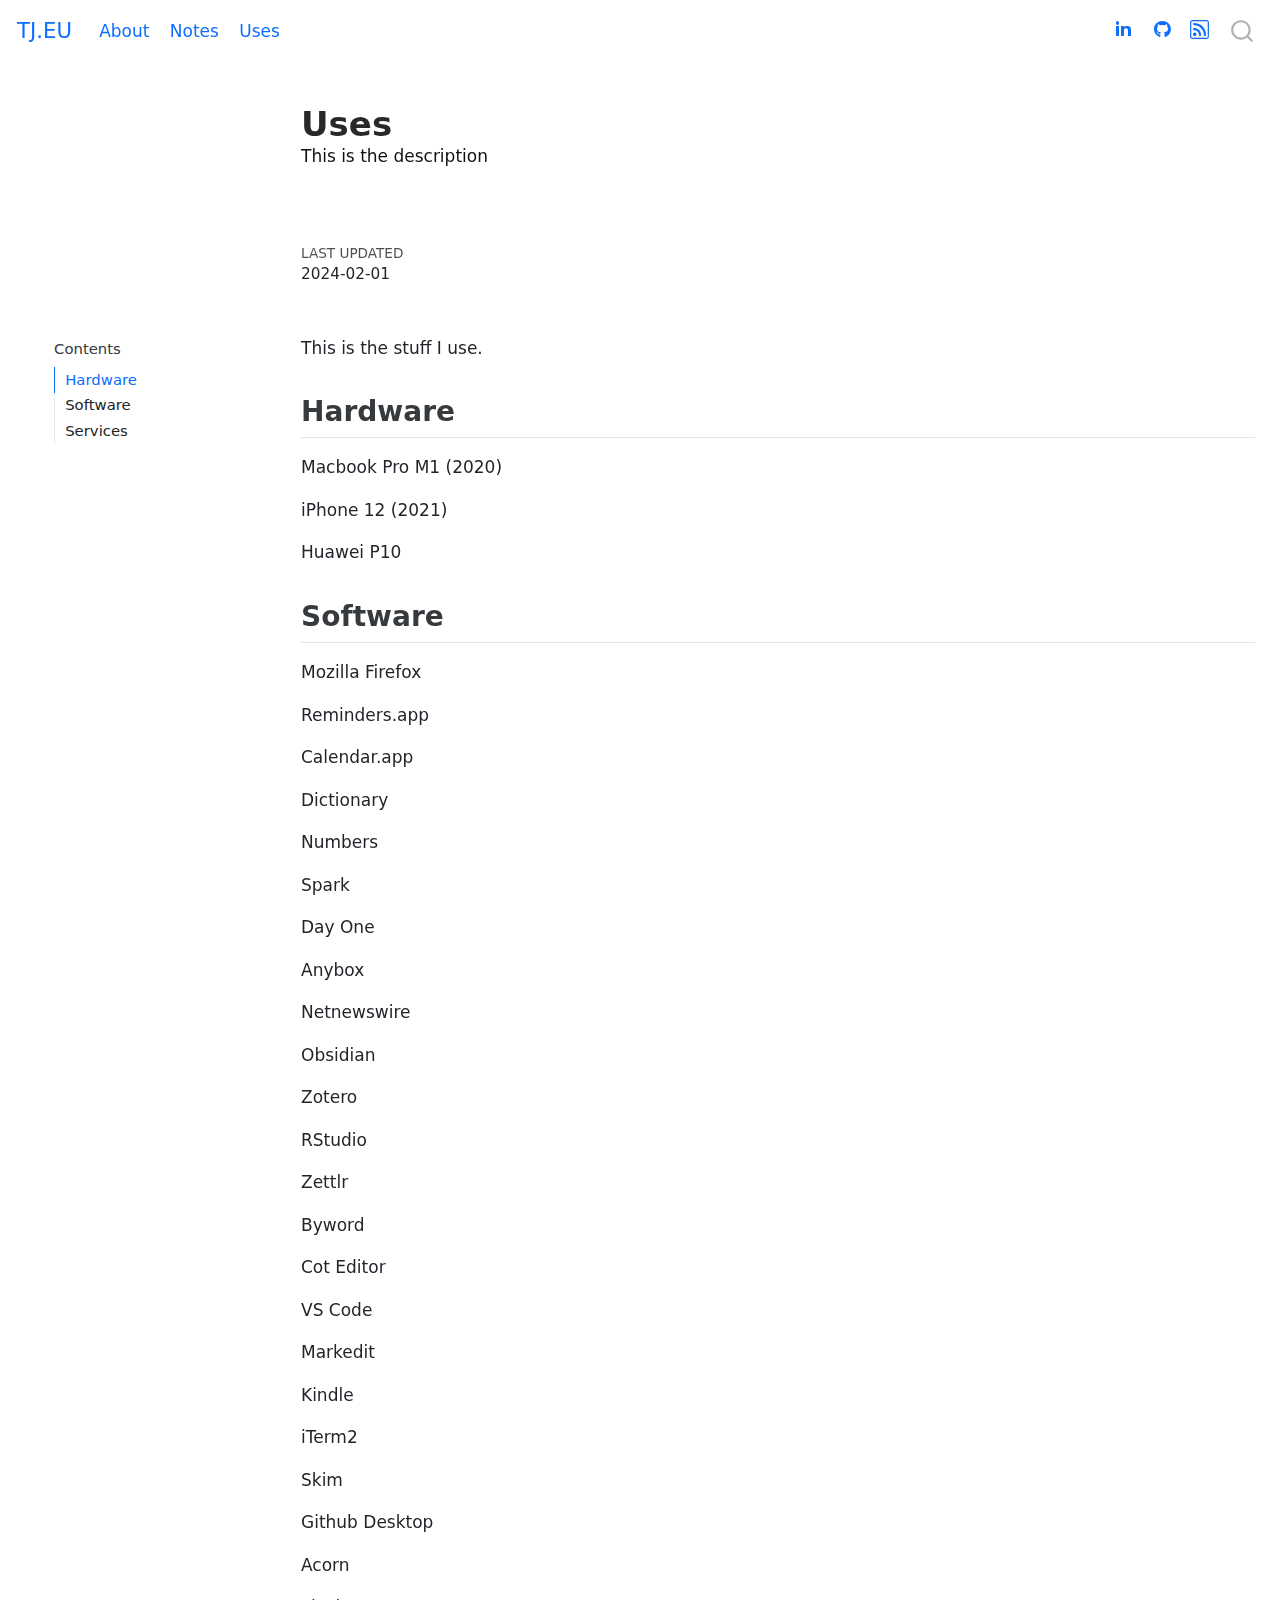
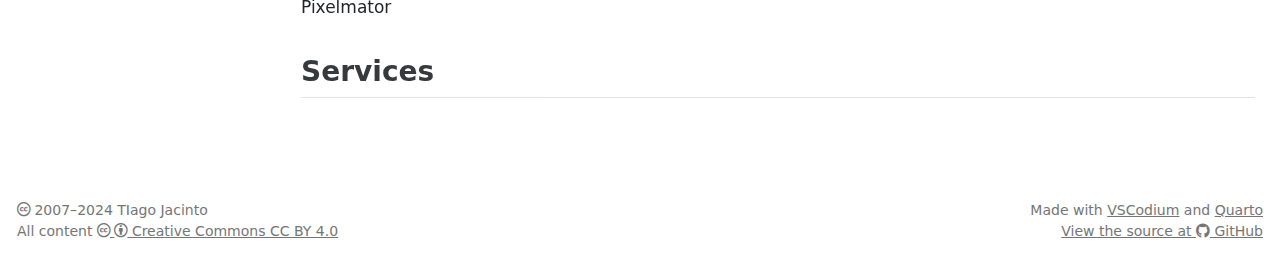
<file: docs/uses/index.html>
<!DOCTYPE html>
<html xmlns="http://www.w3.org/1999/xhtml" lang="en" xml:lang="en"><head>

<meta charset="utf-8">
<meta name="generator" content="quarto-1.4.549">

<meta name="viewport" content="width=device-width, initial-scale=1.0, user-scalable=yes">

<meta name="dcterms.date" content="2024-02-01">
<meta name="description" content="This is the description">

<title>Uses | Tiago Jacinto</title>
<style>
code{white-space: pre-wrap;}
span.smallcaps{font-variant: small-caps;}
div.columns{display: flex; gap: min(4vw, 1.5em);}
div.column{flex: auto; overflow-x: auto;}
div.hanging-indent{margin-left: 1.5em; text-indent: -1.5em;}
ul.task-list{list-style: none;}
ul.task-list li input[type="checkbox"] {
  width: 0.8em;
  margin: 0 0.8em 0.2em -1em; /* quarto-specific, see https://github.com/quarto-dev/quarto-cli/issues/4556 */ 
  vertical-align: middle;
}
</style>


<script src="../site_libs/quarto-nav/quarto-nav.js"></script>
<script src="../site_libs/clipboard/clipboard.min.js"></script>
<script src="../site_libs/quarto-search/autocomplete.umd.js"></script>
<script src="../site_libs/quarto-search/fuse.min.js"></script>
<script src="../site_libs/quarto-search/quarto-search.js"></script>
<meta name="quarto:offset" content="../">
<script src="../site_libs/quarto-html/quarto.js"></script>
<script src="../site_libs/quarto-html/popper.min.js"></script>
<script src="../site_libs/quarto-html/tippy.umd.min.js"></script>
<script src="../site_libs/quarto-html/anchor.min.js"></script>
<link href="../site_libs/quarto-html/tippy.css" rel="stylesheet">
<link href="../site_libs/quarto-html/quarto-syntax-highlighting.css" rel="stylesheet" id="quarto-text-highlighting-styles">
<script src="../site_libs/bootstrap/bootstrap.min.js"></script>
<link href="../site_libs/bootstrap/bootstrap-icons.css" rel="stylesheet">
<link href="../site_libs/bootstrap/bootstrap.min.css" rel="stylesheet" id="quarto-bootstrap" data-mode="light">
<link href="../site_libs/quarto-contrib/fontawesome6-0.1.0/all.css" rel="stylesheet">
<link href="../site_libs/quarto-contrib/fontawesome6-0.1.0/latex-fontsize.css" rel="stylesheet">
<script id="quarto-search-options" type="application/json">{
  "location": "navbar",
  "copy-button": false,
  "collapse-after": 3,
  "panel-placement": "end",
  "type": "overlay",
  "limit": 50,
  "keyboard-shortcut": [
    "f",
    "/",
    "s"
  ],
  "show-item-context": false,
  "language": {
    "search-no-results-text": "No results",
    "search-matching-documents-text": "matching documents",
    "search-copy-link-title": "Copy link to search",
    "search-hide-matches-text": "Hide additional matches",
    "search-more-match-text": "more match in this document",
    "search-more-matches-text": "more matches in this document",
    "search-clear-button-title": "Clear",
    "search-text-placeholder": "",
    "search-detached-cancel-button-title": "Cancel",
    "search-submit-button-title": "Submit",
    "search-label": "Search"
  }
}</script>
<style>

      .quarto-title-block .quarto-title-banner h1,
      .quarto-title-block .quarto-title-banner h2,
      .quarto-title-block .quarto-title-banner h3,
      .quarto-title-block .quarto-title-banner h4,
      .quarto-title-block .quarto-title-banner h5,
      .quarto-title-block .quarto-title-banner h6
      {
        color: #111;
      }

      .quarto-title-block .quarto-title-banner {
        color: #111;
background: #ffffff;
      }
</style>


</head>

<body class="floating nav-fixed">

<div id="quarto-search-results"></div>
  <header id="quarto-header" class="headroom fixed-top quarto-banner">
    <nav class="navbar navbar-expand-lg " data-bs-theme="dark">
      <div class="navbar-container container-fluid">
      <div class="navbar-brand-container mx-auto">
    <a class="navbar-brand" href="../index.html">
    <span class="navbar-title">TJ.EU</span>
    </a>
  </div>
            <div id="quarto-search" class="" title="Search"></div>
          <button class="navbar-toggler" type="button" data-bs-toggle="collapse" data-bs-target="#navbarCollapse" aria-controls="navbarCollapse" aria-expanded="false" aria-label="Toggle navigation" onclick="if (window.quartoToggleHeadroom) { window.quartoToggleHeadroom(); }">
  <span class="navbar-toggler-icon"></span>
</button>
          <div class="collapse navbar-collapse" id="navbarCollapse">
            <ul class="navbar-nav navbar-nav-scroll me-auto">
  <li class="nav-item">
    <a class="nav-link" href="../about/index.html"> 
<span class="menu-text">About</span></a>
  </li>  
  <li class="nav-item">
    <a class="nav-link" href="../notes/index.html"> 
<span class="menu-text">Notes</span></a>
  </li>  
  <li class="nav-item">
    <a class="nav-link active" href="../uses/index.html" aria-current="page"> 
<span class="menu-text">Uses</span></a>
  </li>  
</ul>
            <ul class="navbar-nav navbar-nav-scroll ms-auto">
  <li class="nav-item">
    <a class="nav-link" href="https://www.linkedin.com/in/tiagojacinto" rel="me"> 
<span class="menu-text"><i class="fa-brands fa-linkedin-in" title="LinkedIn" aria-label="linkedin-in"></i></span></a>
  </li>  
  <li class="nav-item">
    <a class="nav-link" href="https://github.com/taqjac" rel="me"> 
<span class="menu-text"><i class="fa-brands fa-github" title="Github" aria-label="github"></i></span></a>
  </li>  
  <li class="nav-item compact">
    <a class="nav-link" href="../index.xml"> <i class="bi bi-rss" role="img">
</i> 
<span class="menu-text"></span></a>
  </li>  
</ul>
          </div> <!-- /navcollapse -->
          <div class="quarto-navbar-tools">
</div>
      </div> <!-- /container-fluid -->
    </nav>
</header>
<!-- content -->
<header id="title-block-header" class="quarto-title-block default toc-left page-columns page-full">
  <div class="quarto-title-banner page-columns page-full">
    <div class="quarto-title column-page-right">
      <h1 class="title">Uses</h1>
                  <div>
        <div class="description">
          This is the description
        </div>
      </div>
                </div>
  </div>
    
  
  <div class="quarto-title-meta column-page-right">

      
      <div>
      <div class="quarto-title-meta-heading">Last updated</div>
      <div class="quarto-title-meta-contents">
        <p class="date">2024-02-01</p>
      </div>
    </div>
    
      
    </div>
    
  
  </header><div id="quarto-content" class="quarto-container page-columns page-rows-contents page-layout-full page-navbar">
<!-- sidebar -->
  <nav id="quarto-sidebar" class="sidebar collapse collapse-horizontal quarto-sidebar-collapse-item sidebar-navigation floating overflow-auto">
    <nav id="TOC" role="doc-toc" class="toc-active">
    <h2 id="toc-title">Contents</h2>
   
  <ul>
  <li><a href="#hardware" id="toc-hardware" class="nav-link active" data-scroll-target="#hardware">Hardware</a></li>
  <li><a href="#software" id="toc-software" class="nav-link" data-scroll-target="#software">Software</a></li>
  <li><a href="#services" id="toc-services" class="nav-link" data-scroll-target="#services">Services</a></li>
  </ul>
</nav>
</nav>
<div id="quarto-sidebar-glass" class="quarto-sidebar-collapse-item" data-bs-toggle="collapse" data-bs-target=".quarto-sidebar-collapse-item"></div>
<!-- margin-sidebar -->
    <div id="quarto-margin-sidebar" class="sidebar margin-sidebar zindex-bottom">
    </div>
<!-- main -->
<main class="content quarto-banner-title-block column-page-right" id="quarto-document-content">





<p>This is the stuff I use.</p>
<section id="hardware" class="level2">
<h2 class="anchored" data-anchor-id="hardware">Hardware</h2>
<p>Macbook Pro M1 (2020)</p>
<p>iPhone 12 (2021)</p>
<p>Huawei P10</p>
</section>
<section id="software" class="level2">
<h2 class="anchored" data-anchor-id="software">Software</h2>
<p>Mozilla Firefox</p>
<p>Reminders.app</p>
<p>Calendar.app</p>
<p>Dictionary</p>
<p>Numbers</p>
<p>Spark</p>
<p>Day One</p>
<p>Anybox</p>
<p>Netnewswire</p>
<p>Obsidian</p>
<p>Zotero</p>
<p>RStudio</p>
<p>Zettlr</p>
<p>Byword</p>
<p>Cot Editor</p>
<p>VS Code</p>
<p>Markedit</p>
<p>Kindle</p>
<p>iTerm2</p>
<p>Skim</p>
<p>Github Desktop</p>
<p>Acorn</p>
<p>Pixelmator</p>
</section>
<section id="services" class="level2">
<h2 class="anchored" data-anchor-id="services">Services</h2>


</section>

</main> <!-- /main -->
<script id="quarto-html-after-body" type="application/javascript">
window.document.addEventListener("DOMContentLoaded", function (event) {
  const toggleBodyColorMode = (bsSheetEl) => {
    const mode = bsSheetEl.getAttribute("data-mode");
    const bodyEl = window.document.querySelector("body");
    if (mode === "dark") {
      bodyEl.classList.add("quarto-dark");
      bodyEl.classList.remove("quarto-light");
    } else {
      bodyEl.classList.add("quarto-light");
      bodyEl.classList.remove("quarto-dark");
    }
  }
  const toggleBodyColorPrimary = () => {
    const bsSheetEl = window.document.querySelector("link#quarto-bootstrap");
    if (bsSheetEl) {
      toggleBodyColorMode(bsSheetEl);
    }
  }
  toggleBodyColorPrimary();  
  const icon = "";
  const anchorJS = new window.AnchorJS();
  anchorJS.options = {
    placement: 'right',
    icon: icon
  };
  anchorJS.add('.anchored');
  const isCodeAnnotation = (el) => {
    for (const clz of el.classList) {
      if (clz.startsWith('code-annotation-')) {                     
        return true;
      }
    }
    return false;
  }
  const clipboard = new window.ClipboardJS('.code-copy-button', {
    text: function(trigger) {
      const codeEl = trigger.previousElementSibling.cloneNode(true);
      for (const childEl of codeEl.children) {
        if (isCodeAnnotation(childEl)) {
          childEl.remove();
        }
      }
      return codeEl.innerText;
    }
  });
  clipboard.on('success', function(e) {
    // button target
    const button = e.trigger;
    // don't keep focus
    button.blur();
    // flash "checked"
    button.classList.add('code-copy-button-checked');
    var currentTitle = button.getAttribute("title");
    button.setAttribute("title", "Copied!");
    let tooltip;
    if (window.bootstrap) {
      button.setAttribute("data-bs-toggle", "tooltip");
      button.setAttribute("data-bs-placement", "left");
      button.setAttribute("data-bs-title", "Copied!");
      tooltip = new bootstrap.Tooltip(button, 
        { trigger: "manual", 
          customClass: "code-copy-button-tooltip",
          offset: [0, -8]});
      tooltip.show();    
    }
    setTimeout(function() {
      if (tooltip) {
        tooltip.hide();
        button.removeAttribute("data-bs-title");
        button.removeAttribute("data-bs-toggle");
        button.removeAttribute("data-bs-placement");
      }
      button.setAttribute("title", currentTitle);
      button.classList.remove('code-copy-button-checked');
    }, 1000);
    // clear code selection
    e.clearSelection();
  });
    var localhostRegex = new RegExp(/^(?:http|https):\/\/localhost\:?[0-9]*\//);
    var mailtoRegex = new RegExp(/^mailto:/);
      var filterRegex = new RegExp("https:\/\/www\.tiagojacinto\.eu");
    var isInternal = (href) => {
        return filterRegex.test(href) || localhostRegex.test(href) || mailtoRegex.test(href);
    }
    // Inspect non-navigation links and adorn them if external
 	var links = window.document.querySelectorAll('a[href]:not(.nav-link):not(.navbar-brand):not(.toc-action):not(.sidebar-link):not(.sidebar-item-toggle):not(.pagination-link):not(.no-external):not([aria-hidden]):not(.dropdown-item):not(.quarto-navigation-tool)');
    for (var i=0; i<links.length; i++) {
      const link = links[i];
      if (!isInternal(link.href)) {
          // target, if specified
          link.setAttribute("target", "_blank");
          if (link.getAttribute("rel") === null) {
            link.setAttribute("rel", "noopener");
          }
      }
    }
  function tippyHover(el, contentFn, onTriggerFn, onUntriggerFn) {
    const config = {
      allowHTML: true,
      maxWidth: 500,
      delay: 100,
      arrow: false,
      appendTo: function(el) {
          return el.parentElement;
      },
      interactive: true,
      interactiveBorder: 10,
      theme: 'quarto',
      placement: 'bottom-start',
    };
    if (contentFn) {
      config.content = contentFn;
    }
    if (onTriggerFn) {
      config.onTrigger = onTriggerFn;
    }
    if (onUntriggerFn) {
      config.onUntrigger = onUntriggerFn;
    }
    window.tippy(el, config); 
  }
  const noterefs = window.document.querySelectorAll('a[role="doc-noteref"]');
  for (var i=0; i<noterefs.length; i++) {
    const ref = noterefs[i];
    tippyHover(ref, function() {
      // use id or data attribute instead here
      let href = ref.getAttribute('data-footnote-href') || ref.getAttribute('href');
      try { href = new URL(href).hash; } catch {}
      const id = href.replace(/^#\/?/, "");
      const note = window.document.getElementById(id);
      return note.innerHTML;
    });
  }
  const xrefs = window.document.querySelectorAll('a.quarto-xref');
  const processXRef = (id, note) => {
    // Strip column container classes
    const stripColumnClz = (el) => {
      el.classList.remove("page-full", "page-columns");
      if (el.children) {
        for (const child of el.children) {
          stripColumnClz(child);
        }
      }
    }
    stripColumnClz(note)
    if (id === null || id.startsWith('sec-')) {
      // Special case sections, only their first couple elements
      const container = document.createElement("div");
      if (note.children && note.children.length > 2) {
        container.appendChild(note.children[0].cloneNode(true));
        for (let i = 1; i < note.children.length; i++) {
          const child = note.children[i];
          if (child.tagName === "P" && child.innerText === "") {
            continue;
          } else {
            container.appendChild(child.cloneNode(true));
            break;
          }
        }
        if (window.Quarto?.typesetMath) {
          window.Quarto.typesetMath(container);
        }
        return container.innerHTML
      } else {
        if (window.Quarto?.typesetMath) {
          window.Quarto.typesetMath(note);
        }
        return note.innerHTML;
      }
    } else {
      // Remove any anchor links if they are present
      const anchorLink = note.querySelector('a.anchorjs-link');
      if (anchorLink) {
        anchorLink.remove();
      }
      if (window.Quarto?.typesetMath) {
        window.Quarto.typesetMath(note);
      }
      // TODO in 1.5, we should make sure this works without a callout special case
      if (note.classList.contains("callout")) {
        return note.outerHTML;
      } else {
        return note.innerHTML;
      }
    }
  }
  for (var i=0; i<xrefs.length; i++) {
    const xref = xrefs[i];
    tippyHover(xref, undefined, function(instance) {
      instance.disable();
      let url = xref.getAttribute('href');
      let hash = undefined; 
      if (url.startsWith('#')) {
        hash = url;
      } else {
        try { hash = new URL(url).hash; } catch {}
      }
      if (hash) {
        const id = hash.replace(/^#\/?/, "");
        const note = window.document.getElementById(id);
        if (note !== null) {
          try {
            const html = processXRef(id, note.cloneNode(true));
            instance.setContent(html);
          } finally {
            instance.enable();
            instance.show();
          }
        } else {
          // See if we can fetch this
          fetch(url.split('#')[0])
          .then(res => res.text())
          .then(html => {
            const parser = new DOMParser();
            const htmlDoc = parser.parseFromString(html, "text/html");
            const note = htmlDoc.getElementById(id);
            if (note !== null) {
              const html = processXRef(id, note);
              instance.setContent(html);
            } 
          }).finally(() => {
            instance.enable();
            instance.show();
          });
        }
      } else {
        // See if we can fetch a full url (with no hash to target)
        // This is a special case and we should probably do some content thinning / targeting
        fetch(url)
        .then(res => res.text())
        .then(html => {
          const parser = new DOMParser();
          const htmlDoc = parser.parseFromString(html, "text/html");
          const note = htmlDoc.querySelector('main.content');
          if (note !== null) {
            // This should only happen for chapter cross references
            // (since there is no id in the URL)
            // remove the first header
            if (note.children.length > 0 && note.children[0].tagName === "HEADER") {
              note.children[0].remove();
            }
            const html = processXRef(null, note);
            instance.setContent(html);
          } 
        }).finally(() => {
          instance.enable();
          instance.show();
        });
      }
    }, function(instance) {
    });
  }
      let selectedAnnoteEl;
      const selectorForAnnotation = ( cell, annotation) => {
        let cellAttr = 'data-code-cell="' + cell + '"';
        let lineAttr = 'data-code-annotation="' +  annotation + '"';
        const selector = 'span[' + cellAttr + '][' + lineAttr + ']';
        return selector;
      }
      const selectCodeLines = (annoteEl) => {
        const doc = window.document;
        const targetCell = annoteEl.getAttribute("data-target-cell");
        const targetAnnotation = annoteEl.getAttribute("data-target-annotation");
        const annoteSpan = window.document.querySelector(selectorForAnnotation(targetCell, targetAnnotation));
        const lines = annoteSpan.getAttribute("data-code-lines").split(",");
        const lineIds = lines.map((line) => {
          return targetCell + "-" + line;
        })
        let top = null;
        let height = null;
        let parent = null;
        if (lineIds.length > 0) {
            //compute the position of the single el (top and bottom and make a div)
            const el = window.document.getElementById(lineIds[0]);
            top = el.offsetTop;
            height = el.offsetHeight;
            parent = el.parentElement.parentElement;
          if (lineIds.length > 1) {
            const lastEl = window.document.getElementById(lineIds[lineIds.length - 1]);
            const bottom = lastEl.offsetTop + lastEl.offsetHeight;
            height = bottom - top;
          }
          if (top !== null && height !== null && parent !== null) {
            // cook up a div (if necessary) and position it 
            let div = window.document.getElementById("code-annotation-line-highlight");
            if (div === null) {
              div = window.document.createElement("div");
              div.setAttribute("id", "code-annotation-line-highlight");
              div.style.position = 'absolute';
              parent.appendChild(div);
            }
            div.style.top = top - 2 + "px";
            div.style.height = height + 4 + "px";
            div.style.left = 0;
            let gutterDiv = window.document.getElementById("code-annotation-line-highlight-gutter");
            if (gutterDiv === null) {
              gutterDiv = window.document.createElement("div");
              gutterDiv.setAttribute("id", "code-annotation-line-highlight-gutter");
              gutterDiv.style.position = 'absolute';
              const codeCell = window.document.getElementById(targetCell);
              const gutter = codeCell.querySelector('.code-annotation-gutter');
              gutter.appendChild(gutterDiv);
            }
            gutterDiv.style.top = top - 2 + "px";
            gutterDiv.style.height = height + 4 + "px";
          }
          selectedAnnoteEl = annoteEl;
        }
      };
      const unselectCodeLines = () => {
        const elementsIds = ["code-annotation-line-highlight", "code-annotation-line-highlight-gutter"];
        elementsIds.forEach((elId) => {
          const div = window.document.getElementById(elId);
          if (div) {
            div.remove();
          }
        });
        selectedAnnoteEl = undefined;
      };
        // Handle positioning of the toggle
    window.addEventListener(
      "resize",
      throttle(() => {
        elRect = undefined;
        if (selectedAnnoteEl) {
          selectCodeLines(selectedAnnoteEl);
        }
      }, 10)
    );
    function throttle(fn, ms) {
    let throttle = false;
    let timer;
      return (...args) => {
        if(!throttle) { // first call gets through
            fn.apply(this, args);
            throttle = true;
        } else { // all the others get throttled
            if(timer) clearTimeout(timer); // cancel #2
            timer = setTimeout(() => {
              fn.apply(this, args);
              timer = throttle = false;
            }, ms);
        }
      };
    }
      // Attach click handler to the DT
      const annoteDls = window.document.querySelectorAll('dt[data-target-cell]');
      for (const annoteDlNode of annoteDls) {
        annoteDlNode.addEventListener('click', (event) => {
          const clickedEl = event.target;
          if (clickedEl !== selectedAnnoteEl) {
            unselectCodeLines();
            const activeEl = window.document.querySelector('dt[data-target-cell].code-annotation-active');
            if (activeEl) {
              activeEl.classList.remove('code-annotation-active');
            }
            selectCodeLines(clickedEl);
            clickedEl.classList.add('code-annotation-active');
          } else {
            // Unselect the line
            unselectCodeLines();
            clickedEl.classList.remove('code-annotation-active');
          }
        });
      }
  const findCites = (el) => {
    const parentEl = el.parentElement;
    if (parentEl) {
      const cites = parentEl.dataset.cites;
      if (cites) {
        return {
          el,
          cites: cites.split(' ')
        };
      } else {
        return findCites(el.parentElement)
      }
    } else {
      return undefined;
    }
  };
  var bibliorefs = window.document.querySelectorAll('a[role="doc-biblioref"]');
  for (var i=0; i<bibliorefs.length; i++) {
    const ref = bibliorefs[i];
    const citeInfo = findCites(ref);
    if (citeInfo) {
      tippyHover(citeInfo.el, function() {
        var popup = window.document.createElement('div');
        citeInfo.cites.forEach(function(cite) {
          var citeDiv = window.document.createElement('div');
          citeDiv.classList.add('hanging-indent');
          citeDiv.classList.add('csl-entry');
          var biblioDiv = window.document.getElementById('ref-' + cite);
          if (biblioDiv) {
            citeDiv.innerHTML = biblioDiv.innerHTML;
          }
          popup.appendChild(citeDiv);
        });
        return popup.innerHTML;
      });
    }
  }
});
</script>
</div> <!-- /content -->
<footer class="footer">
  <div class="nav-footer">
    <div class="nav-footer-left">
<p><i class="fa-brands fa-creative-commons" aria-label="creative-commons"></i> 2007–2024 TIago Jacinto <br> All content <a href="https://creativecommons.org/licenses/by/4.0/"><i class="fa-brands fa-creative-commons" aria-label="creative-commons"></i> <i class="fa-brands fa-creative-commons-by" aria-label="creative-commons-by"></i> Creative Commons CC BY 4.0</a></p>
</div>   
    <div class="nav-footer-center">
      &nbsp;
    </div>
    <div class="nav-footer-right">
<p>Made with <a href="https://quarto.org/">VSCodium</a> and <a href="https://quarto.org/">Quarto</a> <br> <a href="https://github.com/andrewheiss/ath-quarto">View the source at <i class="fa-brands fa-github" aria-label="github"></i> GitHub</a></p>
</div>
  </div>
</footer>




</body></html>
</file>
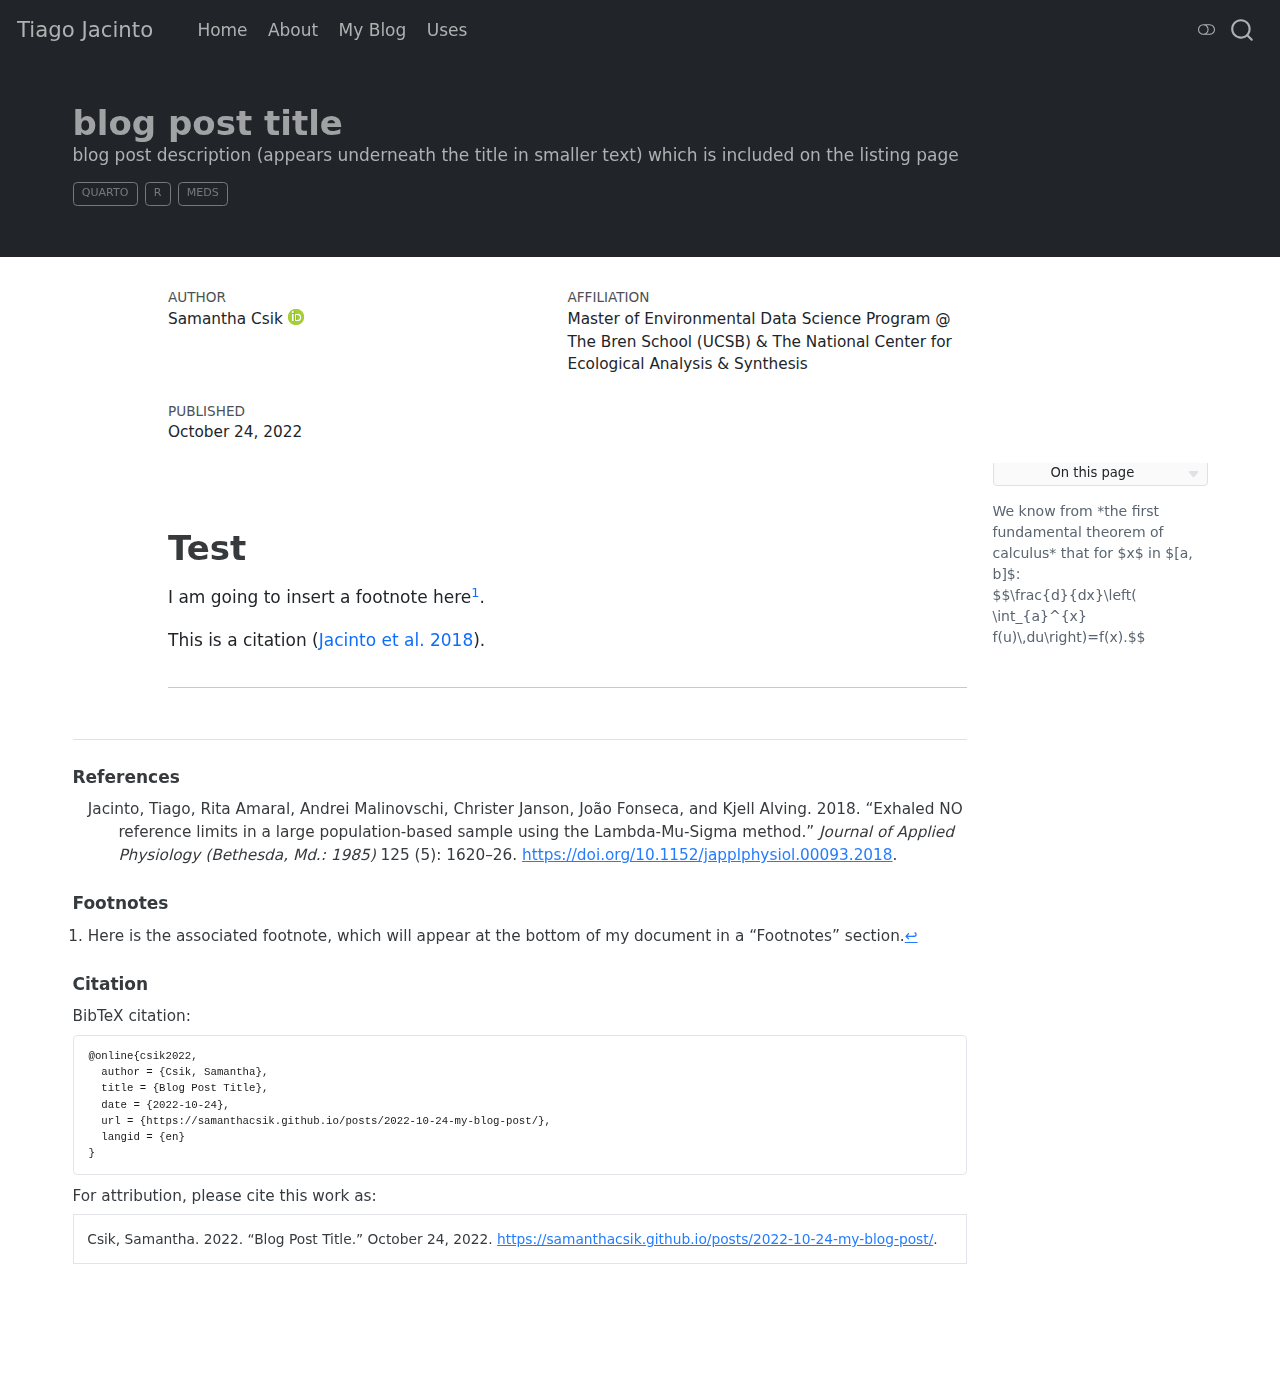
<file: docs/posts/2023-10-25-test-post/index.html>
<!DOCTYPE html>
<html xmlns="http://www.w3.org/1999/xhtml" lang="en" xml:lang="en"><head>

<meta charset="utf-8">
<meta name="generator" content="quarto-1.3.340">

<meta name="viewport" content="width=device-width, initial-scale=1.0, user-scalable=yes">

<meta name="author" content="Samantha Csik">
<meta name="dcterms.date" content="2022-10-24">
<meta name="description" content="blog post description (appears underneath the title in smaller text) which is included on the listing page">

<title>Tiago Jacinto - blog post title</title>
<style>
code{white-space: pre-wrap;}
span.smallcaps{font-variant: small-caps;}
div.columns{display: flex; gap: min(4vw, 1.5em);}
div.column{flex: auto; overflow-x: auto;}
div.hanging-indent{margin-left: 1.5em; text-indent: -1.5em;}
ul.task-list{list-style: none;}
ul.task-list li input[type="checkbox"] {
  width: 0.8em;
  margin: 0 0.8em 0.2em -1em; /* quarto-specific, see https://github.com/quarto-dev/quarto-cli/issues/4556 */ 
  vertical-align: middle;
}
/* CSS for citations */
div.csl-bib-body { }
div.csl-entry {
  clear: both;
}
.hanging-indent div.csl-entry {
  margin-left:2em;
  text-indent:-2em;
}
div.csl-left-margin {
  min-width:2em;
  float:left;
}
div.csl-right-inline {
  margin-left:2em;
  padding-left:1em;
}
div.csl-indent {
  margin-left: 2em;
}</style>


<script src="../../site_libs/quarto-nav/quarto-nav.js"></script>
<script src="../../site_libs/quarto-nav/headroom.min.js"></script>
<script src="../../site_libs/clipboard/clipboard.min.js"></script>
<script src="../../site_libs/quarto-search/autocomplete.umd.js"></script>
<script src="../../site_libs/quarto-search/fuse.min.js"></script>
<script src="../../site_libs/quarto-search/quarto-search.js"></script>
<meta name="quarto:offset" content="../../">
<script src="../../site_libs/quarto-html/quarto.js"></script>
<script src="../../site_libs/quarto-html/popper.min.js"></script>
<script src="../../site_libs/quarto-html/tippy.umd.min.js"></script>
<script src="../../site_libs/quarto-html/anchor.min.js"></script>
<link href="../../site_libs/quarto-html/tippy.css" rel="stylesheet">
<link href="../../site_libs/quarto-html/quarto-syntax-highlighting.css" rel="stylesheet" class="quarto-color-scheme" id="quarto-text-highlighting-styles">
<link href="../../site_libs/quarto-html/quarto-syntax-highlighting-dark.css" rel="prefetch" class="quarto-color-scheme quarto-color-alternate" id="quarto-text-highlighting-styles">
<script src="../../site_libs/bootstrap/bootstrap.min.js"></script>
<link href="../../site_libs/bootstrap/bootstrap-icons.css" rel="stylesheet">
<link href="../../site_libs/bootstrap/bootstrap.min.css" rel="stylesheet" class="quarto-color-scheme" id="quarto-bootstrap" data-mode="light">
<link href="../../site_libs/bootstrap/bootstrap-dark.min.css" rel="prefetch" class="quarto-color-scheme quarto-color-alternate" id="quarto-bootstrap" data-mode="light">
<script id="quarto-search-options" type="application/json">{
  "location": "navbar",
  "copy-button": false,
  "collapse-after": 3,
  "panel-placement": "end",
  "type": "overlay",
  "limit": 20,
  "language": {
    "search-no-results-text": "No results",
    "search-matching-documents-text": "matching documents",
    "search-copy-link-title": "Copy link to search",
    "search-hide-matches-text": "Hide additional matches",
    "search-more-match-text": "more match in this document",
    "search-more-matches-text": "more matches in this document",
    "search-clear-button-title": "Clear",
    "search-detached-cancel-button-title": "Cancel",
    "search-submit-button-title": "Submit"
  }
}</script>


<link rel="stylesheet" href="../../styles.css">
</head>

<body class="nav-fixed">

<div id="quarto-search-results"></div>
  <header id="quarto-header" class="headroom fixed-top">
    <nav class="navbar navbar-expand-lg navbar-dark ">
      <div class="navbar-container container-fluid">
      <div class="navbar-brand-container">
    <a class="navbar-brand" href="../../index.html">
    <span class="navbar-title">Tiago Jacinto</span>
    </a>
  </div>
            <div id="quarto-search" class="" title="Search"></div>
          <button class="navbar-toggler" type="button" data-bs-toggle="collapse" data-bs-target="#navbarCollapse" aria-controls="navbarCollapse" aria-expanded="false" aria-label="Toggle navigation" onclick="if (window.quartoToggleHeadroom) { window.quartoToggleHeadroom(); }">
  <span class="navbar-toggler-icon"></span>
</button>
          <div class="collapse navbar-collapse" id="navbarCollapse">
            <ul class="navbar-nav navbar-nav-scroll me-auto">
  <li class="nav-item">
    <a class="nav-link" href="../../index.html" rel="" target="">
 <span class="menu-text">Home</span></a>
  </li>  
  <li class="nav-item">
    <a class="nav-link" href="../../about.html" rel="" target="">
 <span class="menu-text">About</span></a>
  </li>  
  <li class="nav-item">
    <a class="nav-link" href="../../posts.html" rel="" target="">
 <span class="menu-text">My Blog</span></a>
  </li>  
  <li class="nav-item">
    <a class="nav-link" href="../../uses/index.html" rel="" target="">
 <span class="menu-text">Uses</span></a>
  </li>  
</ul>
            <div class="quarto-navbar-tools ms-auto">
  <a href="" class="quarto-color-scheme-toggle quarto-navigation-tool  px-1" onclick="window.quartoToggleColorScheme(); return false;" title="Toggle dark mode"><i class="bi"></i></a>
</div>
          </div> <!-- /navcollapse -->
      </div> <!-- /container-fluid -->
    </nav>
</header>
<!-- content -->
<header id="title-block-header" class="quarto-title-block default page-columns page-full">
  <div class="quarto-title-banner page-columns page-full">
    <div class="quarto-title column-page-left">
      <h1 class="title">blog post title</h1>
                  <div>
        <div class="description">
          blog post description (appears underneath the title in smaller text) which is included on the listing page
        </div>
      </div>
                          <div class="quarto-categories">
                <div class="quarto-category">Quarto</div>
                <div class="quarto-category">R</div>
                <div class="quarto-category">MEDS</div>
              </div>
                  </div>
  </div>
    
  <div class="quarto-title-meta-author">
    <div class="quarto-title-meta-heading">Author</div>
    <div class="quarto-title-meta-heading">Affiliation</div>
    
      <div class="quarto-title-meta-contents">
      <p class="author"><a href="https://samanthacsik.github.io/">Samantha Csik</a> <a href="https://orcid.org/0000-0002-5300-3075" class="quarto-title-author-orcid"> <img src="[data-uri]"></a></p>
    </div>
      <div class="quarto-title-meta-contents">
          <p class="affiliation">
              <a href="https://ucsb-meds.github.io/">
              Master of Environmental Data Science Program @ The Bren School (UCSB) &amp; The National Center for Ecological Analysis &amp; Synthesis
              </a>
            </p>
        </div>
      </div>

  <div class="quarto-title-meta">

        
      <div>
      <div class="quarto-title-meta-heading">Published</div>
      <div class="quarto-title-meta-contents">
        <p class="date">October 24, 2022</p>
      </div>
    </div>
    
      
    </div>
    
  
  </header><div id="quarto-content" class="quarto-container page-columns page-rows-contents page-layout-full page-navbar">
<!-- sidebar -->
<!-- margin-sidebar -->
    <div id="quarto-margin-sidebar" class="sidebar margin-sidebar">
        <nav id="TOC" role="doc-toc" class="toc-active">
    <h2 id="toc-title">On this page</h2>
   
  <ul>
  <li><a href="#test" id="toc-test" class="nav-link active" data-scroll-target="#test">Test</a></li>
  </ul>
</nav>
    </div>
<!-- main -->
<main class="content quarto-banner-title-block page-columns page-full column-page-left" id="quarto-document-content">




<section id="test" class="level1 page-columns page-full">
<h1>Test</h1>

<div class="no-row-height column-margin column-container"><div class="">
<p>We know from *the first fundamental theorem of calculus* that for $x$ in $[a, b]$:</p>
<p>$$\frac{d}{dx}\left( \int_{a}^{x} f(u)\,du\right)=f(x).$$</p>
</div></div><p>I am going to insert a footnote here<a href="#fn1" class="footnote-ref" id="fnref1" role="doc-noteref"><sup>1</sup></a>.</p>
<p>This is a citation <span class="citation" data-cites="jacinto2018">(<a href="#ref-jacinto2018" role="doc-biblioref">Jacinto et al. 2018</a>)</span>.</p>
<hr>



</section>


<div id="quarto-appendix" class="default"><section class="quarto-appendix-contents" role="doc-bibliography"><h2 class="anchored quarto-appendix-heading">References</h2><div id="refs" class="references csl-bib-body hanging-indent" role="list">
<div id="ref-jacinto2018" class="csl-entry" role="listitem">
Jacinto, Tiago, Rita Amaral, Andrei Malinovschi, Christer Janson, João Fonseca, and Kjell Alving. 2018. <span>“Exhaled NO reference limits in a large population-based sample using the Lambda-Mu-Sigma method.”</span> <em>Journal of Applied Physiology (Bethesda, Md.: 1985)</em> 125 (5): 1620–26. <a href="https://doi.org/10.1152/japplphysiol.00093.2018">https://doi.org/10.1152/japplphysiol.00093.2018</a>.
</div>
</div></section><section id="footnotes" class="footnotes footnotes-end-of-document" role="doc-endnotes"><h2 class="anchored quarto-appendix-heading">Footnotes</h2>

<ol>
<li id="fn1"><p>Here is the associated footnote, which will appear at the bottom of my document in a “Footnotes” section.<a href="#fnref1" class="footnote-back" role="doc-backlink">↩︎</a></p></li>
</ol>
</section><section class="quarto-appendix-contents"><h2 class="anchored quarto-appendix-heading">Citation</h2><div><div class="quarto-appendix-secondary-label">BibTeX citation:</div><pre class="sourceCode code-with-copy quarto-appendix-bibtex"><code class="sourceCode bibtex">@online{csik2022,
  author = {Csik, Samantha},
  title = {Blog Post Title},
  date = {2022-10-24},
  url = {https://samanthacsik.github.io/posts/2022-10-24-my-blog-post/},
  langid = {en}
}
</code><button title="Copy to Clipboard" class="code-copy-button"><i class="bi"></i></button></pre><div class="quarto-appendix-secondary-label">For attribution, please cite this work as:</div><div id="ref-csik2022" class="csl-entry quarto-appendix-citeas" role="listitem">
Csik, Samantha. 2022. <span>“Blog Post Title.”</span> October 24, 2022.
<a href="https://samanthacsik.github.io/posts/2022-10-24-my-blog-post/">https://samanthacsik.github.io/posts/2022-10-24-my-blog-post/</a>.
</div></div></section></div></main> <!-- /main -->
<script id="quarto-html-after-body" type="application/javascript">
window.document.addEventListener("DOMContentLoaded", function (event) {
  const toggleBodyColorMode = (bsSheetEl) => {
    const mode = bsSheetEl.getAttribute("data-mode");
    const bodyEl = window.document.querySelector("body");
    if (mode === "dark") {
      bodyEl.classList.add("quarto-dark");
      bodyEl.classList.remove("quarto-light");
    } else {
      bodyEl.classList.add("quarto-light");
      bodyEl.classList.remove("quarto-dark");
    }
  }
  const toggleBodyColorPrimary = () => {
    const bsSheetEl = window.document.querySelector("link#quarto-bootstrap");
    if (bsSheetEl) {
      toggleBodyColorMode(bsSheetEl);
    }
  }
  toggleBodyColorPrimary();  
  const disableStylesheet = (stylesheets) => {
    for (let i=0; i < stylesheets.length; i++) {
      const stylesheet = stylesheets[i];
      stylesheet.rel = 'prefetch';
    }
  }
  const enableStylesheet = (stylesheets) => {
    for (let i=0; i < stylesheets.length; i++) {
      const stylesheet = stylesheets[i];
      stylesheet.rel = 'stylesheet';
    }
  }
  const manageTransitions = (selector, allowTransitions) => {
    const els = window.document.querySelectorAll(selector);
    for (let i=0; i < els.length; i++) {
      const el = els[i];
      if (allowTransitions) {
        el.classList.remove('notransition');
      } else {
        el.classList.add('notransition');
      }
    }
  }
  const toggleColorMode = (alternate) => {
    // Switch the stylesheets
    const alternateStylesheets = window.document.querySelectorAll('link.quarto-color-scheme.quarto-color-alternate');
    manageTransitions('#quarto-margin-sidebar .nav-link', false);
    if (alternate) {
      enableStylesheet(alternateStylesheets);
      for (const sheetNode of alternateStylesheets) {
        if (sheetNode.id === "quarto-bootstrap") {
          toggleBodyColorMode(sheetNode);
        }
      }
    } else {
      disableStylesheet(alternateStylesheets);
      toggleBodyColorPrimary();
    }
    manageTransitions('#quarto-margin-sidebar .nav-link', true);
    // Switch the toggles
    const toggles = window.document.querySelectorAll('.quarto-color-scheme-toggle');
    for (let i=0; i < toggles.length; i++) {
      const toggle = toggles[i];
      if (toggle) {
        if (alternate) {
          toggle.classList.add("alternate");     
        } else {
          toggle.classList.remove("alternate");
        }
      }
    }
    // Hack to workaround the fact that safari doesn't
    // properly recolor the scrollbar when toggling (#1455)
    if (navigator.userAgent.indexOf('Safari') > 0 && navigator.userAgent.indexOf('Chrome') == -1) {
      manageTransitions("body", false);
      window.scrollTo(0, 1);
      setTimeout(() => {
        window.scrollTo(0, 0);
        manageTransitions("body", true);
      }, 40);  
    }
  }
  const isFileUrl = () => { 
    return window.location.protocol === 'file:';
  }
  const hasAlternateSentinel = () => {  
    let styleSentinel = getColorSchemeSentinel();
    if (styleSentinel !== null) {
      return styleSentinel === "alternate";
    } else {
      return false;
    }
  }
  const setStyleSentinel = (alternate) => {
    const value = alternate ? "alternate" : "default";
    if (!isFileUrl()) {
      window.localStorage.setItem("quarto-color-scheme", value);
    } else {
      localAlternateSentinel = value;
    }
  }
  const getColorSchemeSentinel = () => {
    if (!isFileUrl()) {
      const storageValue = window.localStorage.getItem("quarto-color-scheme");
      return storageValue != null ? storageValue : localAlternateSentinel;
    } else {
      return localAlternateSentinel;
    }
  }
  let localAlternateSentinel = 'default';
  // Dark / light mode switch
  window.quartoToggleColorScheme = () => {
    // Read the current dark / light value 
    let toAlternate = !hasAlternateSentinel();
    toggleColorMode(toAlternate);
    setStyleSentinel(toAlternate);
  };
  // Ensure there is a toggle, if there isn't float one in the top right
  if (window.document.querySelector('.quarto-color-scheme-toggle') === null) {
    const a = window.document.createElement('a');
    a.classList.add('top-right');
    a.classList.add('quarto-color-scheme-toggle');
    a.href = "";
    a.onclick = function() { try { window.quartoToggleColorScheme(); } catch {} return false; };
    const i = window.document.createElement("i");
    i.classList.add('bi');
    a.appendChild(i);
    window.document.body.appendChild(a);
  }
  // Switch to dark mode if need be
  if (hasAlternateSentinel()) {
    toggleColorMode(true);
  } else {
    toggleColorMode(false);
  }
  const icon = "";
  const anchorJS = new window.AnchorJS();
  anchorJS.options = {
    placement: 'right',
    icon: icon
  };
  anchorJS.add('.anchored');
  const isCodeAnnotation = (el) => {
    for (const clz of el.classList) {
      if (clz.startsWith('code-annotation-')) {                     
        return true;
      }
    }
    return false;
  }
  const clipboard = new window.ClipboardJS('.code-copy-button', {
    text: function(trigger) {
      const codeEl = trigger.previousElementSibling.cloneNode(true);
      for (const childEl of codeEl.children) {
        if (isCodeAnnotation(childEl)) {
          childEl.remove();
        }
      }
      return codeEl.innerText;
    }
  });
  clipboard.on('success', function(e) {
    // button target
    const button = e.trigger;
    // don't keep focus
    button.blur();
    // flash "checked"
    button.classList.add('code-copy-button-checked');
    var currentTitle = button.getAttribute("title");
    button.setAttribute("title", "Copied!");
    let tooltip;
    if (window.bootstrap) {
      button.setAttribute("data-bs-toggle", "tooltip");
      button.setAttribute("data-bs-placement", "left");
      button.setAttribute("data-bs-title", "Copied!");
      tooltip = new bootstrap.Tooltip(button, 
        { trigger: "manual", 
          customClass: "code-copy-button-tooltip",
          offset: [0, -8]});
      tooltip.show();    
    }
    setTimeout(function() {
      if (tooltip) {
        tooltip.hide();
        button.removeAttribute("data-bs-title");
        button.removeAttribute("data-bs-toggle");
        button.removeAttribute("data-bs-placement");
      }
      button.setAttribute("title", currentTitle);
      button.classList.remove('code-copy-button-checked');
    }, 1000);
    // clear code selection
    e.clearSelection();
  });
  function tippyHover(el, contentFn) {
    const config = {
      allowHTML: true,
      content: contentFn,
      maxWidth: 500,
      delay: 100,
      arrow: false,
      appendTo: function(el) {
          return el.parentElement;
      },
      interactive: true,
      interactiveBorder: 10,
      theme: 'quarto',
      placement: 'bottom-start'
    };
    window.tippy(el, config); 
  }
  const noterefs = window.document.querySelectorAll('a[role="doc-noteref"]');
  for (var i=0; i<noterefs.length; i++) {
    const ref = noterefs[i];
    tippyHover(ref, function() {
      // use id or data attribute instead here
      let href = ref.getAttribute('data-footnote-href') || ref.getAttribute('href');
      try { href = new URL(href).hash; } catch {}
      const id = href.replace(/^#\/?/, "");
      const note = window.document.getElementById(id);
      return note.innerHTML;
    });
  }
      let selectedAnnoteEl;
      const selectorForAnnotation = ( cell, annotation) => {
        let cellAttr = 'data-code-cell="' + cell + '"';
        let lineAttr = 'data-code-annotation="' +  annotation + '"';
        const selector = 'span[' + cellAttr + '][' + lineAttr + ']';
        return selector;
      }
      const selectCodeLines = (annoteEl) => {
        const doc = window.document;
        const targetCell = annoteEl.getAttribute("data-target-cell");
        const targetAnnotation = annoteEl.getAttribute("data-target-annotation");
        const annoteSpan = window.document.querySelector(selectorForAnnotation(targetCell, targetAnnotation));
        const lines = annoteSpan.getAttribute("data-code-lines").split(",");
        const lineIds = lines.map((line) => {
          return targetCell + "-" + line;
        })
        let top = null;
        let height = null;
        let parent = null;
        if (lineIds.length > 0) {
            //compute the position of the single el (top and bottom and make a div)
            const el = window.document.getElementById(lineIds[0]);
            top = el.offsetTop;
            height = el.offsetHeight;
            parent = el.parentElement.parentElement;
          if (lineIds.length > 1) {
            const lastEl = window.document.getElementById(lineIds[lineIds.length - 1]);
            const bottom = lastEl.offsetTop + lastEl.offsetHeight;
            height = bottom - top;
          }
          if (top !== null && height !== null && parent !== null) {
            // cook up a div (if necessary) and position it 
            let div = window.document.getElementById("code-annotation-line-highlight");
            if (div === null) {
              div = window.document.createElement("div");
              div.setAttribute("id", "code-annotation-line-highlight");
              div.style.position = 'absolute';
              parent.appendChild(div);
            }
            div.style.top = top - 2 + "px";
            div.style.height = height + 4 + "px";
            let gutterDiv = window.document.getElementById("code-annotation-line-highlight-gutter");
            if (gutterDiv === null) {
              gutterDiv = window.document.createElement("div");
              gutterDiv.setAttribute("id", "code-annotation-line-highlight-gutter");
              gutterDiv.style.position = 'absolute';
              const codeCell = window.document.getElementById(targetCell);
              const gutter = codeCell.querySelector('.code-annotation-gutter');
              gutter.appendChild(gutterDiv);
            }
            gutterDiv.style.top = top - 2 + "px";
            gutterDiv.style.height = height + 4 + "px";
          }
          selectedAnnoteEl = annoteEl;
        }
      };
      const unselectCodeLines = () => {
        const elementsIds = ["code-annotation-line-highlight", "code-annotation-line-highlight-gutter"];
        elementsIds.forEach((elId) => {
          const div = window.document.getElementById(elId);
          if (div) {
            div.remove();
          }
        });
        selectedAnnoteEl = undefined;
      };
      // Attach click handler to the DT
      const annoteDls = window.document.querySelectorAll('dt[data-target-cell]');
      for (const annoteDlNode of annoteDls) {
        annoteDlNode.addEventListener('click', (event) => {
          const clickedEl = event.target;
          if (clickedEl !== selectedAnnoteEl) {
            unselectCodeLines();
            const activeEl = window.document.querySelector('dt[data-target-cell].code-annotation-active');
            if (activeEl) {
              activeEl.classList.remove('code-annotation-active');
            }
            selectCodeLines(clickedEl);
            clickedEl.classList.add('code-annotation-active');
          } else {
            // Unselect the line
            unselectCodeLines();
            clickedEl.classList.remove('code-annotation-active');
          }
        });
      }
  const findCites = (el) => {
    const parentEl = el.parentElement;
    if (parentEl) {
      const cites = parentEl.dataset.cites;
      if (cites) {
        return {
          el,
          cites: cites.split(' ')
        };
      } else {
        return findCites(el.parentElement)
      }
    } else {
      return undefined;
    }
  };
  var bibliorefs = window.document.querySelectorAll('a[role="doc-biblioref"]');
  for (var i=0; i<bibliorefs.length; i++) {
    const ref = bibliorefs[i];
    const citeInfo = findCites(ref);
    if (citeInfo) {
      tippyHover(citeInfo.el, function() {
        var popup = window.document.createElement('div');
        citeInfo.cites.forEach(function(cite) {
          var citeDiv = window.document.createElement('div');
          citeDiv.classList.add('hanging-indent');
          citeDiv.classList.add('csl-entry');
          var biblioDiv = window.document.getElementById('ref-' + cite);
          if (biblioDiv) {
            citeDiv.innerHTML = biblioDiv.innerHTML;
          }
          popup.appendChild(citeDiv);
        });
        return popup.innerHTML;
      });
    }
  }
});
</script>
</div> <!-- /content -->



</body></html>
</file>
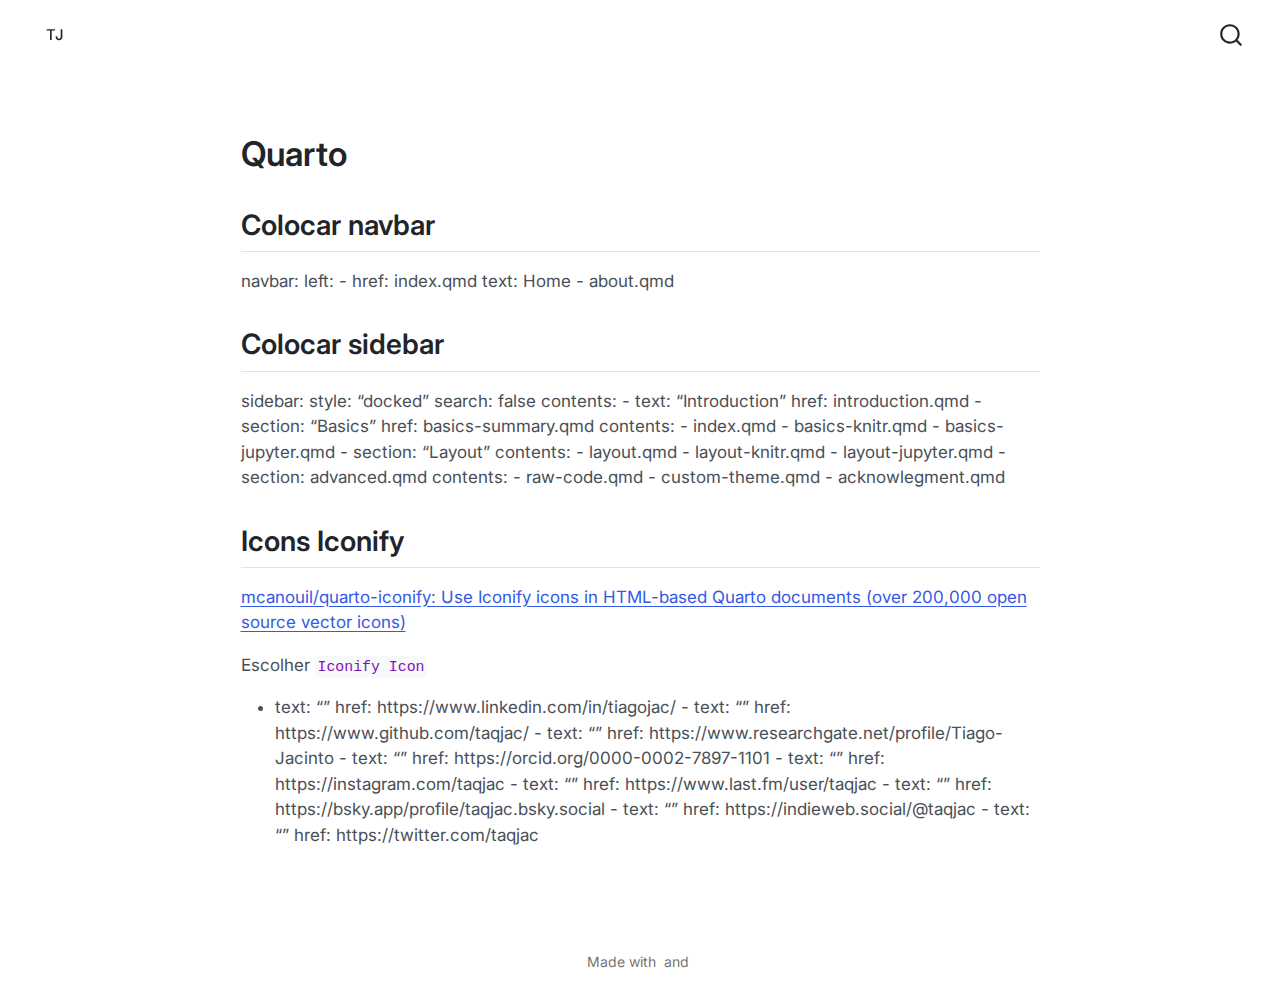
<file: notes.html>
<!DOCTYPE html>
<html xmlns="http://www.w3.org/1999/xhtml" lang="en" xml:lang="en"><head>

<meta charset="utf-8">
<meta name="generator" content="quarto-1.5.57">

<meta name="viewport" content="width=device-width, initial-scale=1.0, user-scalable=yes">


<title>notes</title>
<style>
code{white-space: pre-wrap;}
span.smallcaps{font-variant: small-caps;}
div.columns{display: flex; gap: min(4vw, 1.5em);}
div.column{flex: auto; overflow-x: auto;}
div.hanging-indent{margin-left: 1.5em; text-indent: -1.5em;}
ul.task-list{list-style: none;}
ul.task-list li input[type="checkbox"] {
  width: 0.8em;
  margin: 0 0.8em 0.2em -1em; /* quarto-specific, see https://github.com/quarto-dev/quarto-cli/issues/4556 */ 
  vertical-align: middle;
}
</style>


<script src="site_libs/quarto-nav/quarto-nav.js"></script>
<script src="site_libs/quarto-nav/headroom.min.js"></script>
<script src="site_libs/clipboard/clipboard.min.js"></script>
<script src="site_libs/quarto-search/autocomplete.umd.js"></script>
<script src="site_libs/quarto-search/fuse.min.js"></script>
<script src="site_libs/quarto-search/quarto-search.js"></script>
<meta name="quarto:offset" content="./">
<script src="site_libs/quarto-html/quarto.js"></script>
<script src="site_libs/quarto-html/popper.min.js"></script>
<script src="site_libs/quarto-html/tippy.umd.min.js"></script>
<script src="site_libs/quarto-html/anchor.min.js"></script>
<link href="site_libs/quarto-html/tippy.css" rel="stylesheet">
<link href="site_libs/quarto-html/quarto-syntax-highlighting.css" rel="stylesheet" id="quarto-text-highlighting-styles">
<script src="site_libs/bootstrap/bootstrap.min.js"></script>
<link href="site_libs/bootstrap/bootstrap-icons.css" rel="stylesheet">
<link href="site_libs/bootstrap/bootstrap.min.css" rel="stylesheet" id="quarto-bootstrap" data-mode="light">
<script src="site_libs/quarto-contrib/iconify-2.1.0/iconify-icon.min.js"></script>
<script id="quarto-search-options" type="application/json">{
  "location": "navbar",
  "copy-button": false,
  "collapse-after": 3,
  "panel-placement": "end",
  "type": "overlay",
  "limit": 50,
  "keyboard-shortcut": [
    "f",
    "/",
    "s"
  ],
  "show-item-context": false,
  "language": {
    "search-no-results-text": "No results",
    "search-matching-documents-text": "matching documents",
    "search-copy-link-title": "Copy link to search",
    "search-hide-matches-text": "Hide additional matches",
    "search-more-match-text": "more match in this document",
    "search-more-matches-text": "more matches in this document",
    "search-clear-button-title": "Clear",
    "search-text-placeholder": "",
    "search-detached-cancel-button-title": "Cancel",
    "search-submit-button-title": "Submit",
    "search-label": "Search"
  }
}</script>
<script async="" src="https://www.googletagmanager.com/gtag/js?id=G-326RT0TBNM"></script>

<script type="text/javascript">

window.dataLayer = window.dataLayer || [];
function gtag(){dataLayer.push(arguments);}
gtag('js', new Date());
gtag('config', 'G-326RT0TBNM', { 'anonymize_ip': true});
</script>
<link rel="me" href="https://mastodon.social/@taqjac">


</head>

<body class="nav-fixed fullcontent">

<div id="quarto-search-results"></div>
  <header id="quarto-header" class="headroom fixed-top">
    <nav class="navbar navbar-expand-lg " data-bs-theme="dark">
      <div class="navbar-container container-fluid">
            <div id="quarto-search" class="" title="Search"></div>
          <button class="navbar-toggler" type="button" data-bs-toggle="collapse" data-bs-target="#navbarCollapse" aria-controls="navbarCollapse" role="menu" aria-expanded="false" aria-label="Toggle navigation" onclick="if (window.quartoToggleHeadroom) { window.quartoToggleHeadroom(); }">
  <span class="navbar-toggler-icon"></span>
</button>
          <div class="collapse navbar-collapse" id="navbarCollapse">
            <ul class="navbar-nav navbar-nav-scroll me-auto">
  <li class="nav-item">
    <a class="nav-link" href="./index.html"> 
<span class="menu-text">TJ</span></a>
  </li>  
</ul>
          </div> <!-- /navcollapse -->
            <div class="quarto-navbar-tools">
</div>
      </div> <!-- /container-fluid -->
    </nav>
</header>
<!-- content -->
<div id="quarto-content" class="quarto-container page-columns page-rows-contents page-layout-article page-navbar">
<!-- sidebar -->
<!-- margin-sidebar -->
    
<!-- main -->
<main class="content" id="quarto-document-content">




<section id="quarto" class="level1">
<h1>Quarto</h1>
<section id="colocar-navbar" class="level2">
<h2 class="anchored" data-anchor-id="colocar-navbar">Colocar navbar</h2>
<p>navbar: left: - href: index.qmd text: Home - about.qmd</p>
</section>
<section id="colocar-sidebar" class="level2">
<h2 class="anchored" data-anchor-id="colocar-sidebar">Colocar sidebar</h2>
<p>sidebar: style: “docked” search: false contents: - text: “Introduction” href: introduction.qmd - section: “Basics” href: basics-summary.qmd contents: - index.qmd - basics-knitr.qmd - basics-jupyter.qmd - section: “Layout” contents: - layout.qmd - layout-knitr.qmd - layout-jupyter.qmd - section: advanced.qmd contents: - raw-code.qmd - custom-theme.qmd - acknowlegment.qmd</p>
</section>
<section id="icons-iconify" class="level2">
<h2 class="anchored" data-anchor-id="icons-iconify">Icons Iconify</h2>
<p><a href="https://github.com/mcanouil/quarto-iconify?tab=readme-ov-file">mcanouil/quarto-iconify: Use Iconify icons in HTML-based Quarto documents (over 200,000 open source vector icons)</a></p>
<p>Escolher <code>Iconify Icon</code></p>
<ul>
<li>text: “<iconify-icon role="img" inline="" icon="simple-icons:linkedin" aria-label="Icon linkedin from simple-icons Iconify.design set." title="Icon linkedin from simple-icons Iconify.design set."></iconify-icon>” href: https://www.linkedin.com/in/tiagojac/ - text: “<iconify-icon role="img" inline="" icon="simple-icons:github" aria-label="Icon github from simple-icons Iconify.design set." title="Icon github from simple-icons Iconify.design set."></iconify-icon>” href: https://www.github.com/taqjac/ - text: “<iconify-icon role="img" inline="" icon="simple-icons:researchgate" aria-label="Icon researchgate from simple-icons Iconify.design set." title="Icon researchgate from simple-icons Iconify.design set."></iconify-icon>” href: https://www.researchgate.net/profile/Tiago-Jacinto - text: “<iconify-icon role="img" inline="" icon="simple-icons:orcid" aria-label="Icon orcid from simple-icons Iconify.design set." title="Icon orcid from simple-icons Iconify.design set."></iconify-icon>” href: https://orcid.org/0000-0002-7897-1101 - text: “<iconify-icon role="img" inline="" icon="simple-icons:instagram" aria-label="Icon instagram from simple-icons Iconify.design set." title="Icon instagram from simple-icons Iconify.design set."></iconify-icon>” href: https://instagram.com/taqjac - text: “<iconify-icon role="img" inline="" icon="simple-icons:lastdotfm" aria-label="Icon lastdotfm from simple-icons Iconify.design set." title="Icon lastdotfm from simple-icons Iconify.design set."></iconify-icon>” href: https://www.last.fm/user/taqjac - text: “<iconify-icon role="img" inline="" icon="simple-icons:bluesky" aria-label="Icon bluesky from simple-icons Iconify.design set." title="Icon bluesky from simple-icons Iconify.design set."></iconify-icon>” href: https://bsky.app/profile/taqjac.bsky.social - text: “<iconify-icon role="img" inline="" icon="simple-icons:mastodon" aria-label="Icon mastodon from simple-icons Iconify.design set." title="Icon mastodon from simple-icons Iconify.design set."></iconify-icon>” href: https://indieweb.social/<span class="citation" data-cites="taqjac">@taqjac</span> - text: “<iconify-icon role="img" inline="" icon="simple-icons:x" aria-label="Icon x from simple-icons Iconify.design set." title="Icon x from simple-icons Iconify.design set."></iconify-icon>” href: https://twitter.com/taqjac</li>
</ul>


</section>
</section>

</main> <!-- /main -->
<script id="quarto-html-after-body" type="application/javascript">
window.document.addEventListener("DOMContentLoaded", function (event) {
  const toggleBodyColorMode = (bsSheetEl) => {
    const mode = bsSheetEl.getAttribute("data-mode");
    const bodyEl = window.document.querySelector("body");
    if (mode === "dark") {
      bodyEl.classList.add("quarto-dark");
      bodyEl.classList.remove("quarto-light");
    } else {
      bodyEl.classList.add("quarto-light");
      bodyEl.classList.remove("quarto-dark");
    }
  }
  const toggleBodyColorPrimary = () => {
    const bsSheetEl = window.document.querySelector("link#quarto-bootstrap");
    if (bsSheetEl) {
      toggleBodyColorMode(bsSheetEl);
    }
  }
  toggleBodyColorPrimary();  
  const icon = "";
  const anchorJS = new window.AnchorJS();
  anchorJS.options = {
    placement: 'right',
    icon: icon
  };
  anchorJS.add('.anchored');
  const isCodeAnnotation = (el) => {
    for (const clz of el.classList) {
      if (clz.startsWith('code-annotation-')) {                     
        return true;
      }
    }
    return false;
  }
  const onCopySuccess = function(e) {
    // button target
    const button = e.trigger;
    // don't keep focus
    button.blur();
    // flash "checked"
    button.classList.add('code-copy-button-checked');
    var currentTitle = button.getAttribute("title");
    button.setAttribute("title", "Copied!");
    let tooltip;
    if (window.bootstrap) {
      button.setAttribute("data-bs-toggle", "tooltip");
      button.setAttribute("data-bs-placement", "left");
      button.setAttribute("data-bs-title", "Copied!");
      tooltip = new bootstrap.Tooltip(button, 
        { trigger: "manual", 
          customClass: "code-copy-button-tooltip",
          offset: [0, -8]});
      tooltip.show();    
    }
    setTimeout(function() {
      if (tooltip) {
        tooltip.hide();
        button.removeAttribute("data-bs-title");
        button.removeAttribute("data-bs-toggle");
        button.removeAttribute("data-bs-placement");
      }
      button.setAttribute("title", currentTitle);
      button.classList.remove('code-copy-button-checked');
    }, 1000);
    // clear code selection
    e.clearSelection();
  }
  const getTextToCopy = function(trigger) {
      const codeEl = trigger.previousElementSibling.cloneNode(true);
      for (const childEl of codeEl.children) {
        if (isCodeAnnotation(childEl)) {
          childEl.remove();
        }
      }
      return codeEl.innerText;
  }
  const clipboard = new window.ClipboardJS('.code-copy-button:not([data-in-quarto-modal])', {
    text: getTextToCopy
  });
  clipboard.on('success', onCopySuccess);
  if (window.document.getElementById('quarto-embedded-source-code-modal')) {
    // For code content inside modals, clipBoardJS needs to be initialized with a container option
    // TODO: Check when it could be a function (https://github.com/zenorocha/clipboard.js/issues/860)
    const clipboardModal = new window.ClipboardJS('.code-copy-button[data-in-quarto-modal]', {
      text: getTextToCopy,
      container: window.document.getElementById('quarto-embedded-source-code-modal')
    });
    clipboardModal.on('success', onCopySuccess);
  }
    var localhostRegex = new RegExp(/^(?:http|https):\/\/localhost\:?[0-9]*\//);
    var mailtoRegex = new RegExp(/^mailto:/);
      var filterRegex = new RegExp("https:\/\/taqjac\.github\.io\/");
    var isInternal = (href) => {
        return filterRegex.test(href) || localhostRegex.test(href) || mailtoRegex.test(href);
    }
    // Inspect non-navigation links and adorn them if external
 	var links = window.document.querySelectorAll('a[href]:not(.nav-link):not(.navbar-brand):not(.toc-action):not(.sidebar-link):not(.sidebar-item-toggle):not(.pagination-link):not(.no-external):not([aria-hidden]):not(.dropdown-item):not(.quarto-navigation-tool):not(.about-link)');
    for (var i=0; i<links.length; i++) {
      const link = links[i];
      if (!isInternal(link.href)) {
        // undo the damage that might have been done by quarto-nav.js in the case of
        // links that we want to consider external
        if (link.dataset.originalHref !== undefined) {
          link.href = link.dataset.originalHref;
        }
      }
    }
  function tippyHover(el, contentFn, onTriggerFn, onUntriggerFn) {
    const config = {
      allowHTML: true,
      maxWidth: 500,
      delay: 100,
      arrow: false,
      appendTo: function(el) {
          return el.parentElement;
      },
      interactive: true,
      interactiveBorder: 10,
      theme: 'quarto',
      placement: 'bottom-start',
    };
    if (contentFn) {
      config.content = contentFn;
    }
    if (onTriggerFn) {
      config.onTrigger = onTriggerFn;
    }
    if (onUntriggerFn) {
      config.onUntrigger = onUntriggerFn;
    }
    window.tippy(el, config); 
  }
  const noterefs = window.document.querySelectorAll('a[role="doc-noteref"]');
  for (var i=0; i<noterefs.length; i++) {
    const ref = noterefs[i];
    tippyHover(ref, function() {
      // use id or data attribute instead here
      let href = ref.getAttribute('data-footnote-href') || ref.getAttribute('href');
      try { href = new URL(href).hash; } catch {}
      const id = href.replace(/^#\/?/, "");
      const note = window.document.getElementById(id);
      if (note) {
        return note.innerHTML;
      } else {
        return "";
      }
    });
  }
  const xrefs = window.document.querySelectorAll('a.quarto-xref');
  const processXRef = (id, note) => {
    // Strip column container classes
    const stripColumnClz = (el) => {
      el.classList.remove("page-full", "page-columns");
      if (el.children) {
        for (const child of el.children) {
          stripColumnClz(child);
        }
      }
    }
    stripColumnClz(note)
    if (id === null || id.startsWith('sec-')) {
      // Special case sections, only their first couple elements
      const container = document.createElement("div");
      if (note.children && note.children.length > 2) {
        container.appendChild(note.children[0].cloneNode(true));
        for (let i = 1; i < note.children.length; i++) {
          const child = note.children[i];
          if (child.tagName === "P" && child.innerText === "") {
            continue;
          } else {
            container.appendChild(child.cloneNode(true));
            break;
          }
        }
        if (window.Quarto?.typesetMath) {
          window.Quarto.typesetMath(container);
        }
        return container.innerHTML
      } else {
        if (window.Quarto?.typesetMath) {
          window.Quarto.typesetMath(note);
        }
        return note.innerHTML;
      }
    } else {
      // Remove any anchor links if they are present
      const anchorLink = note.querySelector('a.anchorjs-link');
      if (anchorLink) {
        anchorLink.remove();
      }
      if (window.Quarto?.typesetMath) {
        window.Quarto.typesetMath(note);
      }
      // TODO in 1.5, we should make sure this works without a callout special case
      if (note.classList.contains("callout")) {
        return note.outerHTML;
      } else {
        return note.innerHTML;
      }
    }
  }
  for (var i=0; i<xrefs.length; i++) {
    const xref = xrefs[i];
    tippyHover(xref, undefined, function(instance) {
      instance.disable();
      let url = xref.getAttribute('href');
      let hash = undefined; 
      if (url.startsWith('#')) {
        hash = url;
      } else {
        try { hash = new URL(url).hash; } catch {}
      }
      if (hash) {
        const id = hash.replace(/^#\/?/, "");
        const note = window.document.getElementById(id);
        if (note !== null) {
          try {
            const html = processXRef(id, note.cloneNode(true));
            instance.setContent(html);
          } finally {
            instance.enable();
            instance.show();
          }
        } else {
          // See if we can fetch this
          fetch(url.split('#')[0])
          .then(res => res.text())
          .then(html => {
            const parser = new DOMParser();
            const htmlDoc = parser.parseFromString(html, "text/html");
            const note = htmlDoc.getElementById(id);
            if (note !== null) {
              const html = processXRef(id, note);
              instance.setContent(html);
            } 
          }).finally(() => {
            instance.enable();
            instance.show();
          });
        }
      } else {
        // See if we can fetch a full url (with no hash to target)
        // This is a special case and we should probably do some content thinning / targeting
        fetch(url)
        .then(res => res.text())
        .then(html => {
          const parser = new DOMParser();
          const htmlDoc = parser.parseFromString(html, "text/html");
          const note = htmlDoc.querySelector('main.content');
          if (note !== null) {
            // This should only happen for chapter cross references
            // (since there is no id in the URL)
            // remove the first header
            if (note.children.length > 0 && note.children[0].tagName === "HEADER") {
              note.children[0].remove();
            }
            const html = processXRef(null, note);
            instance.setContent(html);
          } 
        }).finally(() => {
          instance.enable();
          instance.show();
        });
      }
    }, function(instance) {
    });
  }
      let selectedAnnoteEl;
      const selectorForAnnotation = ( cell, annotation) => {
        let cellAttr = 'data-code-cell="' + cell + '"';
        let lineAttr = 'data-code-annotation="' +  annotation + '"';
        const selector = 'span[' + cellAttr + '][' + lineAttr + ']';
        return selector;
      }
      const selectCodeLines = (annoteEl) => {
        const doc = window.document;
        const targetCell = annoteEl.getAttribute("data-target-cell");
        const targetAnnotation = annoteEl.getAttribute("data-target-annotation");
        const annoteSpan = window.document.querySelector(selectorForAnnotation(targetCell, targetAnnotation));
        const lines = annoteSpan.getAttribute("data-code-lines").split(",");
        const lineIds = lines.map((line) => {
          return targetCell + "-" + line;
        })
        let top = null;
        let height = null;
        let parent = null;
        if (lineIds.length > 0) {
            //compute the position of the single el (top and bottom and make a div)
            const el = window.document.getElementById(lineIds[0]);
            top = el.offsetTop;
            height = el.offsetHeight;
            parent = el.parentElement.parentElement;
          if (lineIds.length > 1) {
            const lastEl = window.document.getElementById(lineIds[lineIds.length - 1]);
            const bottom = lastEl.offsetTop + lastEl.offsetHeight;
            height = bottom - top;
          }
          if (top !== null && height !== null && parent !== null) {
            // cook up a div (if necessary) and position it 
            let div = window.document.getElementById("code-annotation-line-highlight");
            if (div === null) {
              div = window.document.createElement("div");
              div.setAttribute("id", "code-annotation-line-highlight");
              div.style.position = 'absolute';
              parent.appendChild(div);
            }
            div.style.top = top - 2 + "px";
            div.style.height = height + 4 + "px";
            div.style.left = 0;
            let gutterDiv = window.document.getElementById("code-annotation-line-highlight-gutter");
            if (gutterDiv === null) {
              gutterDiv = window.document.createElement("div");
              gutterDiv.setAttribute("id", "code-annotation-line-highlight-gutter");
              gutterDiv.style.position = 'absolute';
              const codeCell = window.document.getElementById(targetCell);
              const gutter = codeCell.querySelector('.code-annotation-gutter');
              gutter.appendChild(gutterDiv);
            }
            gutterDiv.style.top = top - 2 + "px";
            gutterDiv.style.height = height + 4 + "px";
          }
          selectedAnnoteEl = annoteEl;
        }
      };
      const unselectCodeLines = () => {
        const elementsIds = ["code-annotation-line-highlight", "code-annotation-line-highlight-gutter"];
        elementsIds.forEach((elId) => {
          const div = window.document.getElementById(elId);
          if (div) {
            div.remove();
          }
        });
        selectedAnnoteEl = undefined;
      };
        // Handle positioning of the toggle
    window.addEventListener(
      "resize",
      throttle(() => {
        elRect = undefined;
        if (selectedAnnoteEl) {
          selectCodeLines(selectedAnnoteEl);
        }
      }, 10)
    );
    function throttle(fn, ms) {
    let throttle = false;
    let timer;
      return (...args) => {
        if(!throttle) { // first call gets through
            fn.apply(this, args);
            throttle = true;
        } else { // all the others get throttled
            if(timer) clearTimeout(timer); // cancel #2
            timer = setTimeout(() => {
              fn.apply(this, args);
              timer = throttle = false;
            }, ms);
        }
      };
    }
      // Attach click handler to the DT
      const annoteDls = window.document.querySelectorAll('dt[data-target-cell]');
      for (const annoteDlNode of annoteDls) {
        annoteDlNode.addEventListener('click', (event) => {
          const clickedEl = event.target;
          if (clickedEl !== selectedAnnoteEl) {
            unselectCodeLines();
            const activeEl = window.document.querySelector('dt[data-target-cell].code-annotation-active');
            if (activeEl) {
              activeEl.classList.remove('code-annotation-active');
            }
            selectCodeLines(clickedEl);
            clickedEl.classList.add('code-annotation-active');
          } else {
            // Unselect the line
            unselectCodeLines();
            clickedEl.classList.remove('code-annotation-active');
          }
        });
      }
  const findCites = (el) => {
    const parentEl = el.parentElement;
    if (parentEl) {
      const cites = parentEl.dataset.cites;
      if (cites) {
        return {
          el,
          cites: cites.split(' ')
        };
      } else {
        return findCites(el.parentElement)
      }
    } else {
      return undefined;
    }
  };
  var bibliorefs = window.document.querySelectorAll('a[role="doc-biblioref"]');
  for (var i=0; i<bibliorefs.length; i++) {
    const ref = bibliorefs[i];
    const citeInfo = findCites(ref);
    if (citeInfo) {
      tippyHover(citeInfo.el, function() {
        var popup = window.document.createElement('div');
        citeInfo.cites.forEach(function(cite) {
          var citeDiv = window.document.createElement('div');
          citeDiv.classList.add('hanging-indent');
          citeDiv.classList.add('csl-entry');
          var biblioDiv = window.document.getElementById('ref-' + cite);
          if (biblioDiv) {
            citeDiv.innerHTML = biblioDiv.innerHTML;
          }
          popup.appendChild(citeDiv);
        });
        return popup.innerHTML;
      });
    }
  }
});
</script>
</div> <!-- /content -->
<footer class="footer">
  <div class="nav-footer">
    <div class="nav-footer-left">
      &nbsp;
    </div>   
    <div class="nav-footer-center">
<p>Made with <iconify-icon role="img" inline="" icon="simple-icons:quarto" aria-label="Icon quarto from simple-icons Iconify.design set." title="Icon quarto from simple-icons Iconify.design set."></iconify-icon> and <iconify-icon role="img" inline="" icon="zondicons:coffee" aria-label="Icon coffee from zondicons Iconify.design set." title="Icon coffee from zondicons Iconify.design set."></iconify-icon></p>
</div>
    <div class="nav-footer-right">
      &nbsp;
    </div>
  </div>
</footer>




</body></html>
</file>
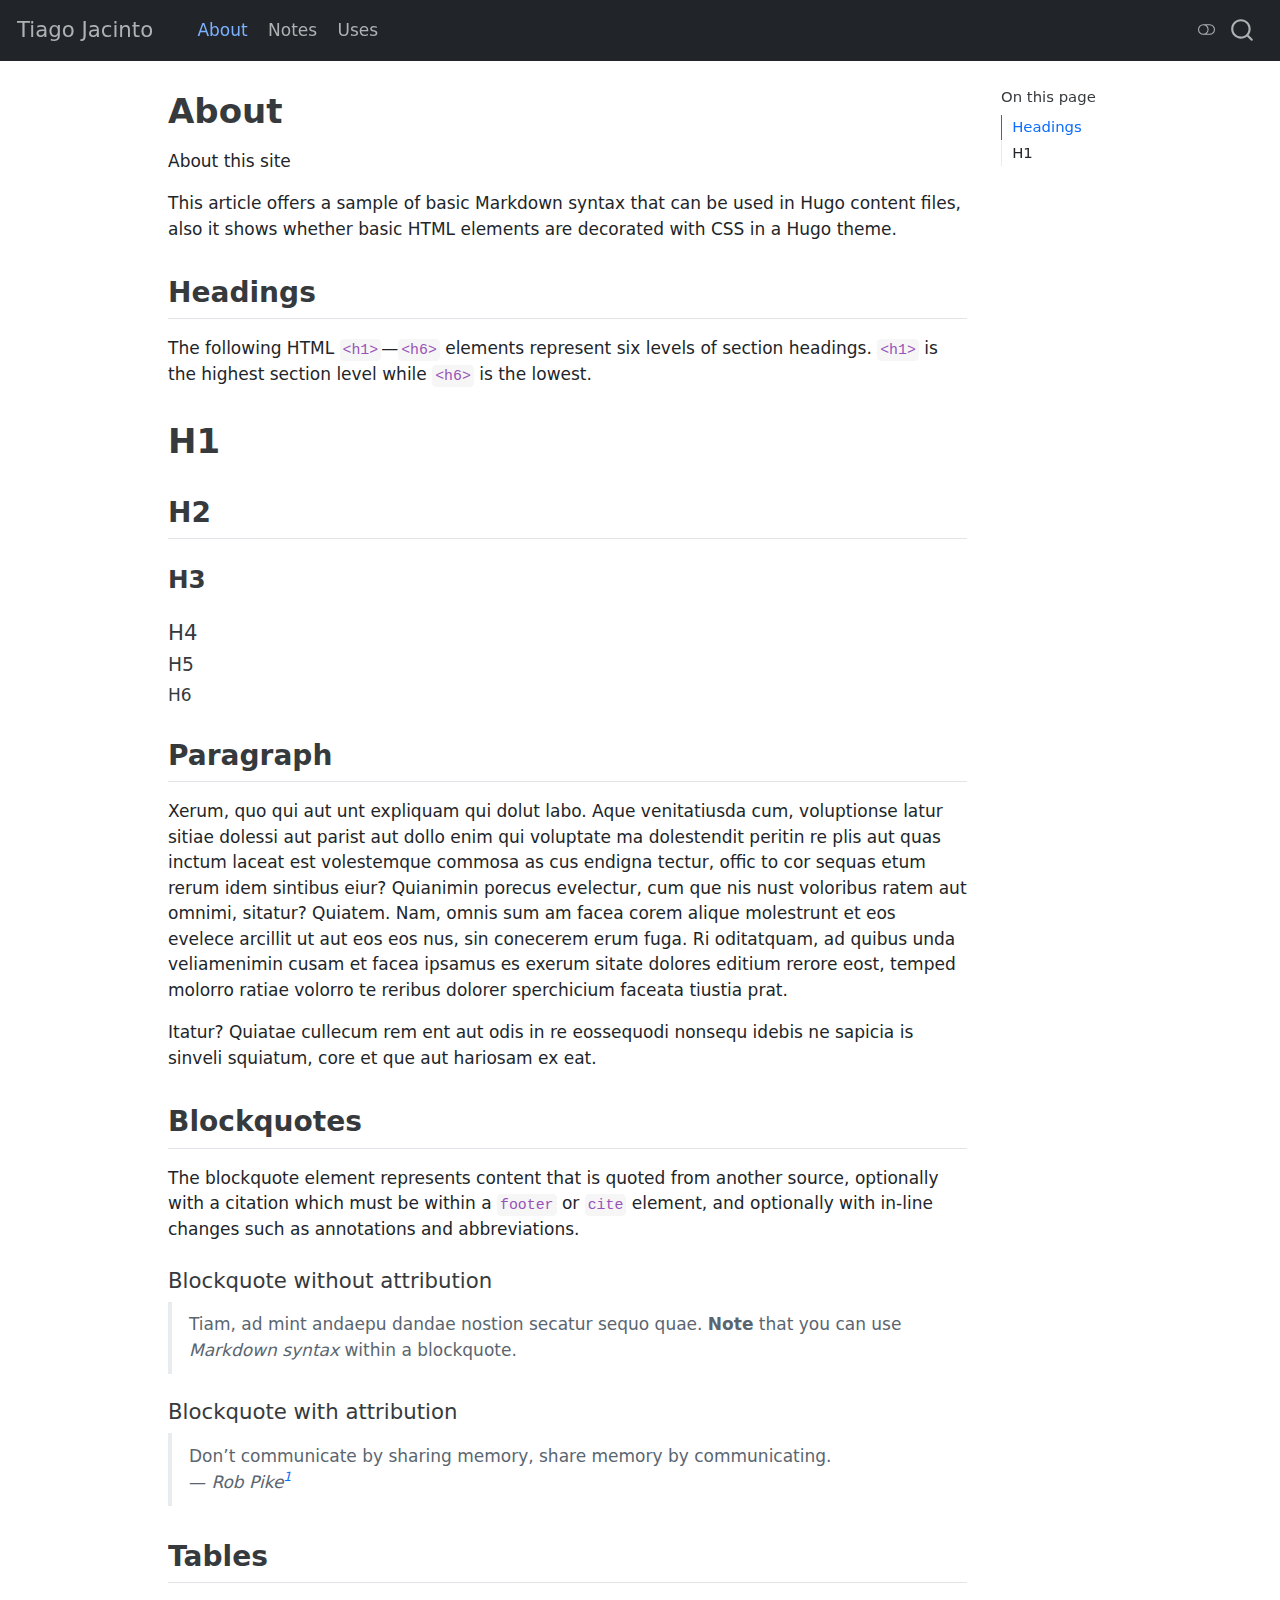
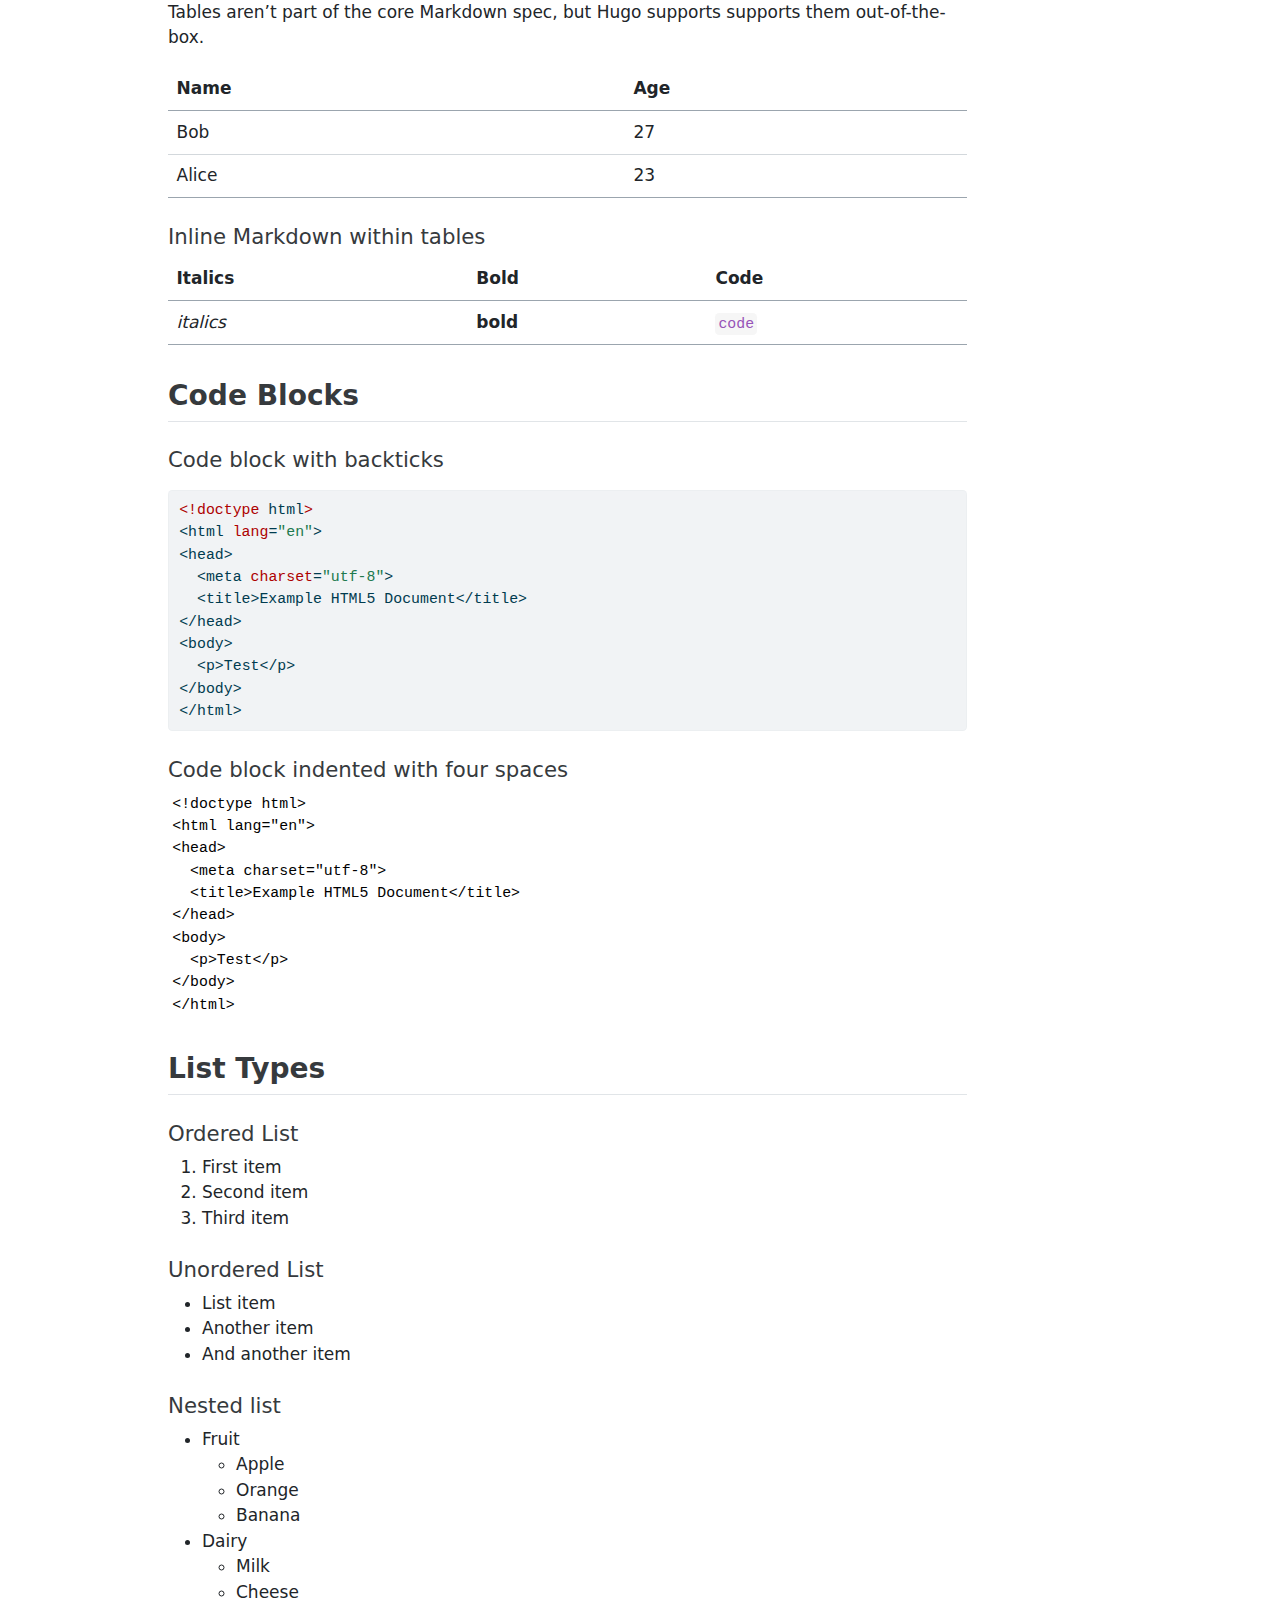
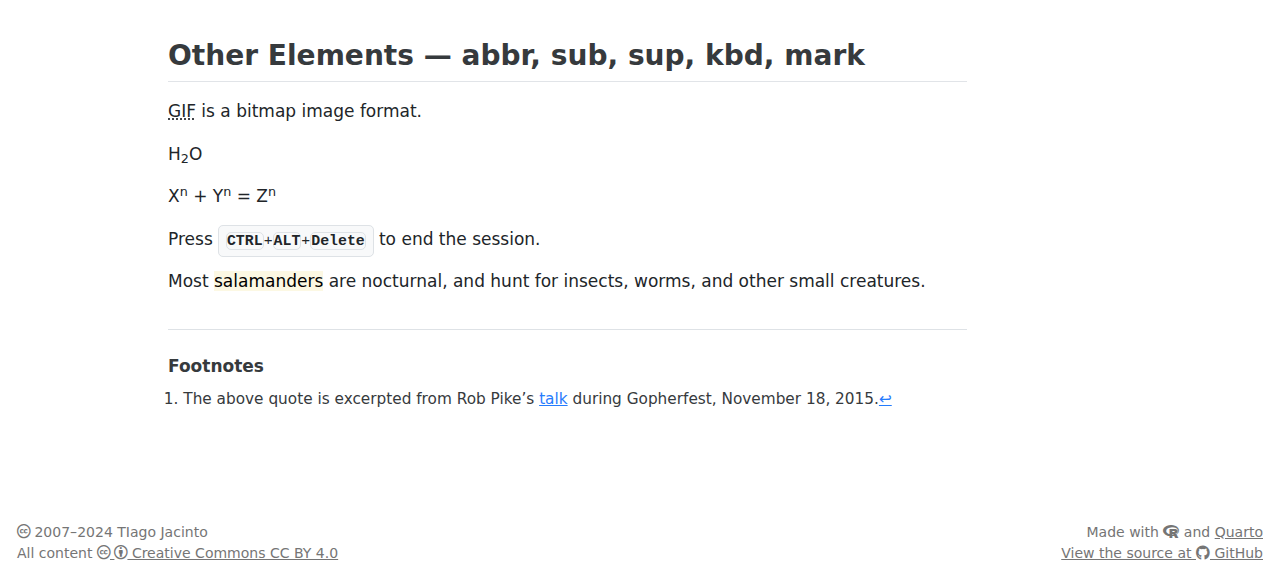
<file: docs/about.html>
<!DOCTYPE html>
<html xmlns="http://www.w3.org/1999/xhtml" lang="en" xml:lang="en"><head>

<meta charset="utf-8">
<meta name="generator" content="quarto-1.3.450">

<meta name="viewport" content="width=device-width, initial-scale=1.0, user-scalable=yes">


<title>About | Tiago Jacinto</title>
<style>
code{white-space: pre-wrap;}
span.smallcaps{font-variant: small-caps;}
div.columns{display: flex; gap: min(4vw, 1.5em);}
div.column{flex: auto; overflow-x: auto;}
div.hanging-indent{margin-left: 1.5em; text-indent: -1.5em;}
ul.task-list{list-style: none;}
ul.task-list li input[type="checkbox"] {
  width: 0.8em;
  margin: 0 0.8em 0.2em -1em; /* quarto-specific, see https://github.com/quarto-dev/quarto-cli/issues/4556 */ 
  vertical-align: middle;
}
/* CSS for syntax highlighting */
pre > code.sourceCode { white-space: pre; position: relative; }
pre > code.sourceCode > span { display: inline-block; line-height: 1.25; }
pre > code.sourceCode > span:empty { height: 1.2em; }
.sourceCode { overflow: visible; }
code.sourceCode > span { color: inherit; text-decoration: inherit; }
div.sourceCode { margin: 1em 0; }
pre.sourceCode { margin: 0; }
@media screen {
div.sourceCode { overflow: auto; }
}
@media print {
pre > code.sourceCode { white-space: pre-wrap; }
pre > code.sourceCode > span { text-indent: -5em; padding-left: 5em; }
}
pre.numberSource code
  { counter-reset: source-line 0; }
pre.numberSource code > span
  { position: relative; left: -4em; counter-increment: source-line; }
pre.numberSource code > span > a:first-child::before
  { content: counter(source-line);
    position: relative; left: -1em; text-align: right; vertical-align: baseline;
    border: none; display: inline-block;
    -webkit-touch-callout: none; -webkit-user-select: none;
    -khtml-user-select: none; -moz-user-select: none;
    -ms-user-select: none; user-select: none;
    padding: 0 4px; width: 4em;
  }
pre.numberSource { margin-left: 3em;  padding-left: 4px; }
div.sourceCode
  {   }
@media screen {
pre > code.sourceCode > span > a:first-child::before { text-decoration: underline; }
}
</style>


<script src="site_libs/quarto-nav/quarto-nav.js"></script>
<script src="site_libs/quarto-nav/headroom.min.js"></script>
<script src="site_libs/clipboard/clipboard.min.js"></script>
<script src="site_libs/quarto-search/autocomplete.umd.js"></script>
<script src="site_libs/quarto-search/fuse.min.js"></script>
<script src="site_libs/quarto-search/quarto-search.js"></script>
<meta name="quarto:offset" content="./">
<script src="site_libs/quarto-html/quarto.js"></script>
<script src="site_libs/quarto-html/popper.min.js"></script>
<script src="site_libs/quarto-html/tippy.umd.min.js"></script>
<script src="site_libs/quarto-html/anchor.min.js"></script>
<link href="site_libs/quarto-html/tippy.css" rel="stylesheet">
<link href="site_libs/quarto-html/quarto-syntax-highlighting.css" rel="stylesheet" class="quarto-color-scheme" id="quarto-text-highlighting-styles">
<link href="site_libs/quarto-html/quarto-syntax-highlighting-dark.css" rel="prefetch" class="quarto-color-scheme quarto-color-alternate" id="quarto-text-highlighting-styles">
<script src="site_libs/bootstrap/bootstrap.min.js"></script>
<link href="site_libs/bootstrap/bootstrap-icons.css" rel="stylesheet">
<link href="site_libs/bootstrap/bootstrap.min.css" rel="stylesheet" class="quarto-color-scheme" id="quarto-bootstrap" data-mode="light">
<link href="site_libs/bootstrap/bootstrap-dark.min.css" rel="prefetch" class="quarto-color-scheme quarto-color-alternate" id="quarto-bootstrap" data-mode="dark">
<link href="site_libs/quarto-contrib/fontawesome6-0.1.0/all.css" rel="stylesheet">
<link href="site_libs/quarto-contrib/fontawesome6-0.1.0/latex-fontsize.css" rel="stylesheet">
<script id="quarto-search-options" type="application/json">{
  "location": "navbar",
  "copy-button": false,
  "collapse-after": 3,
  "panel-placement": "end",
  "type": "overlay",
  "limit": 20,
  "language": {
    "search-no-results-text": "No results",
    "search-matching-documents-text": "matching documents",
    "search-copy-link-title": "Copy link to search",
    "search-hide-matches-text": "Hide additional matches",
    "search-more-match-text": "more match in this document",
    "search-more-matches-text": "more matches in this document",
    "search-clear-button-title": "Clear",
    "search-detached-cancel-button-title": "Cancel",
    "search-submit-button-title": "Submit",
    "search-label": "Search"
  }
}</script>


</head>

<body class="nav-fixed">

<div id="quarto-search-results"></div>
  <header id="quarto-header" class="headroom fixed-top">
    <nav class="navbar navbar-expand-lg navbar-dark ">
      <div class="navbar-container container-fluid">
      <div class="navbar-brand-container">
    <a class="navbar-brand" href="./index.html">
    <span class="navbar-title">Tiago Jacinto</span>
    </a>
  </div>
            <div id="quarto-search" class="" title="Search"></div>
          <button class="navbar-toggler" type="button" data-bs-toggle="collapse" data-bs-target="#navbarCollapse" aria-controls="navbarCollapse" aria-expanded="false" aria-label="Toggle navigation" onclick="if (window.quartoToggleHeadroom) { window.quartoToggleHeadroom(); }">
  <span class="navbar-toggler-icon"></span>
</button>
          <div class="collapse navbar-collapse" id="navbarCollapse">
            <ul class="navbar-nav navbar-nav-scroll me-auto">
  <li class="nav-item">
    <a class="nav-link active" href="./about.html" rel="" target="" aria-current="page">
 <span class="menu-text">About</span></a>
  </li>  
  <li class="nav-item">
    <a class="nav-link" href="./posts.html" rel="" target="">
 <span class="menu-text">Notes</span></a>
  </li>  
  <li class="nav-item">
    <a class="nav-link" href="./uses/index.html" rel="" target="">
 <span class="menu-text">Uses</span></a>
  </li>  
</ul>
            <div class="quarto-navbar-tools ms-auto">
  <a href="" class="quarto-color-scheme-toggle quarto-navigation-tool  px-1" onclick="window.quartoToggleColorScheme(); return false;" title="Toggle dark mode"><i class="bi"></i></a>
</div>
          </div> <!-- /navcollapse -->
      </div> <!-- /container-fluid -->
    </nav>
</header>
<!-- content -->
<div id="quarto-content" class="quarto-container page-columns page-rows-contents page-layout-article page-navbar">
<!-- sidebar -->
<!-- margin-sidebar -->
    <div id="quarto-margin-sidebar" class="sidebar margin-sidebar">
        <nav id="TOC" role="doc-toc" class="toc-active">
    <h2 id="toc-title">On this page</h2>
   
  <ul>
  <li><a href="#headings" id="toc-headings" class="nav-link active" data-scroll-target="#headings">Headings</a></li>
  <li><a href="#h1" id="toc-h1" class="nav-link" data-scroll-target="#h1">H1</a>
  <ul class="collapse">
  <li><a href="#h2" id="toc-h2" class="nav-link" data-scroll-target="#h2">H2</a>
  <ul class="collapse">
  <li><a href="#h3" id="toc-h3" class="nav-link" data-scroll-target="#h3">H3</a></li>
  </ul></li>
  <li><a href="#paragraph" id="toc-paragraph" class="nav-link" data-scroll-target="#paragraph">Paragraph</a></li>
  <li><a href="#blockquotes" id="toc-blockquotes" class="nav-link" data-scroll-target="#blockquotes">Blockquotes</a></li>
  <li><a href="#tables" id="toc-tables" class="nav-link" data-scroll-target="#tables">Tables</a></li>
  <li><a href="#code-blocks" id="toc-code-blocks" class="nav-link" data-scroll-target="#code-blocks">Code Blocks</a></li>
  <li><a href="#list-types" id="toc-list-types" class="nav-link" data-scroll-target="#list-types">List Types</a></li>
  <li><a href="#other-elements-abbr-sub-sup-kbd-mark" id="toc-other-elements-abbr-sub-sup-kbd-mark" class="nav-link" data-scroll-target="#other-elements-abbr-sub-sup-kbd-mark">Other Elements — abbr, sub, sup, kbd, mark</a></li>
  </ul></li>
  </ul>
</nav>
    </div>
<!-- main -->
<main class="content" id="quarto-document-content">

<header id="title-block-header" class="quarto-title-block default">
<div class="quarto-title">
<h1 class="title">About</h1>
</div>



<div class="quarto-title-meta">

    
  
    
  </div>
  

</header>

<p>About this site</p>
<p>This article offers a sample of basic Markdown syntax that can be used in Hugo content files, also it shows whether basic HTML elements are decorated with CSS in a Hugo theme.</p>
<section id="headings" class="level2">
<h2 class="anchored" data-anchor-id="headings">Headings</h2>
<p>The following HTML <code>&lt;h1&gt;</code>—<code>&lt;h6&gt;</code> elements represent six levels of section headings. <code>&lt;h1&gt;</code> is the highest section level while <code>&lt;h6&gt;</code> is the lowest.</p>
</section>
<section id="h1" class="level1">
<h1>H1</h1>
<section id="h2" class="level2">
<h2 class="anchored" data-anchor-id="h2">H2</h2>
<section id="h3" class="level3">
<h3 class="anchored" data-anchor-id="h3">H3</h3>
<section id="h4" class="level4">
<h4 class="anchored" data-anchor-id="h4">H4</h4>
<section id="h5" class="level5">
<h5 class="anchored" data-anchor-id="h5">H5</h5>
<section id="h6" class="level6">
<h6 class="anchored" data-anchor-id="h6">H6</h6>
</section>
</section>
</section>
</section>
</section>
<section id="paragraph" class="level2">
<h2 class="anchored" data-anchor-id="paragraph">Paragraph</h2>
<p>Xerum, quo qui aut unt expliquam qui dolut labo. Aque venitatiusda cum, voluptionse latur sitiae dolessi aut parist aut dollo enim qui voluptate ma dolestendit peritin re plis aut quas inctum laceat est volestemque commosa as cus endigna tectur, offic to cor sequas etum rerum idem sintibus eiur? Quianimin porecus evelectur, cum que nis nust voloribus ratem aut omnimi, sitatur? Quiatem. Nam, omnis sum am facea corem alique molestrunt et eos evelece arcillit ut aut eos eos nus, sin conecerem erum fuga. Ri oditatquam, ad quibus unda veliamenimin cusam et facea ipsamus es exerum sitate dolores editium rerore eost, temped molorro ratiae volorro te reribus dolorer sperchicium faceata tiustia prat.</p>
<p>Itatur? Quiatae cullecum rem ent aut odis in re eossequodi nonsequ idebis ne sapicia is sinveli squiatum, core et que aut hariosam ex eat.</p>
</section>
<section id="blockquotes" class="level2">
<h2 class="anchored" data-anchor-id="blockquotes">Blockquotes</h2>
<p>The blockquote element represents content that is quoted from another source, optionally with a citation which must be within a <code>footer</code> or <code>cite</code> element, and optionally with in-line changes such as annotations and abbreviations.</p>
<section id="blockquote-without-attribution" class="level4">
<h4 class="anchored" data-anchor-id="blockquote-without-attribution">Blockquote without attribution</h4>
<blockquote class="blockquote">
<p>Tiam, ad mint andaepu dandae nostion secatur sequo quae. <strong>Note</strong> that you can use <em>Markdown syntax</em> within a blockquote.</p>
</blockquote>
</section>
<section id="blockquote-with-attribution" class="level4">
<h4 class="anchored" data-anchor-id="blockquote-with-attribution">Blockquote with attribution</h4>
<blockquote class="blockquote">
<p>Don’t communicate by sharing memory, share memory by communicating.<br> — <cite>Rob Pike<a href="#fn1" class="footnote-ref" id="fnref1" role="doc-noteref"><sup>1</sup></a></cite></p>
</blockquote>
</section>
</section>
<section id="tables" class="level2">
<h2 class="anchored" data-anchor-id="tables">Tables</h2>
<p>Tables aren’t part of the core Markdown spec, but Hugo supports supports them out-of-the-box.</p>
<table class="table">
<thead>
<tr class="header">
<th>Name</th>
<th>Age</th>
</tr>
</thead>
<tbody>
<tr class="odd">
<td>Bob</td>
<td>27</td>
</tr>
<tr class="even">
<td>Alice</td>
<td>23</td>
</tr>
</tbody>
</table>
<section id="inline-markdown-within-tables" class="level4">
<h4 class="anchored" data-anchor-id="inline-markdown-within-tables">Inline Markdown within tables</h4>
<table class="table">
<thead>
<tr class="header">
<th>Italics</th>
<th>Bold</th>
<th>Code</th>
</tr>
</thead>
<tbody>
<tr class="odd">
<td><em>italics</em></td>
<td><strong>bold</strong></td>
<td><code>code</code></td>
</tr>
</tbody>
</table>
</section>
</section>
<section id="code-blocks" class="level2">
<h2 class="anchored" data-anchor-id="code-blocks">Code Blocks</h2>
<section id="code-block-with-backticks" class="level4">
<h4 class="anchored" data-anchor-id="code-block-with-backticks">Code block with backticks</h4>
<div class="sourceCode" id="cb1"><pre class="sourceCode html code-with-copy"><code class="sourceCode html"><span id="cb1-1"><a href="#cb1-1" aria-hidden="true" tabindex="-1"></a><span class="dt">&lt;!doctype </span>html<span class="dt">&gt;</span></span>
<span id="cb1-2"><a href="#cb1-2" aria-hidden="true" tabindex="-1"></a><span class="kw">&lt;html</span> <span class="er">lang</span><span class="ot">=</span><span class="st">"en"</span><span class="kw">&gt;</span></span>
<span id="cb1-3"><a href="#cb1-3" aria-hidden="true" tabindex="-1"></a><span class="kw">&lt;head&gt;</span></span>
<span id="cb1-4"><a href="#cb1-4" aria-hidden="true" tabindex="-1"></a>  <span class="kw">&lt;meta</span> <span class="er">charset</span><span class="ot">=</span><span class="st">"utf-8"</span><span class="kw">&gt;</span></span>
<span id="cb1-5"><a href="#cb1-5" aria-hidden="true" tabindex="-1"></a>  <span class="kw">&lt;title&gt;</span>Example HTML5 Document<span class="kw">&lt;/title&gt;</span></span>
<span id="cb1-6"><a href="#cb1-6" aria-hidden="true" tabindex="-1"></a><span class="kw">&lt;/head&gt;</span></span>
<span id="cb1-7"><a href="#cb1-7" aria-hidden="true" tabindex="-1"></a><span class="kw">&lt;body&gt;</span></span>
<span id="cb1-8"><a href="#cb1-8" aria-hidden="true" tabindex="-1"></a>  <span class="kw">&lt;p&gt;</span>Test<span class="kw">&lt;/p&gt;</span></span>
<span id="cb1-9"><a href="#cb1-9" aria-hidden="true" tabindex="-1"></a><span class="kw">&lt;/body&gt;</span></span>
<span id="cb1-10"><a href="#cb1-10" aria-hidden="true" tabindex="-1"></a><span class="kw">&lt;/html&gt;</span></span></code><button title="Copy to Clipboard" class="code-copy-button"><i class="bi"></i></button></pre></div>
</section>
<section id="code-block-indented-with-four-spaces" class="level4">
<h4 class="anchored" data-anchor-id="code-block-indented-with-four-spaces">Code block indented with four spaces</h4>
<pre><code>&lt;!doctype html&gt;
&lt;html lang="en"&gt;
&lt;head&gt;
  &lt;meta charset="utf-8"&gt;
  &lt;title&gt;Example HTML5 Document&lt;/title&gt;
&lt;/head&gt;
&lt;body&gt;
  &lt;p&gt;Test&lt;/p&gt;
&lt;/body&gt;
&lt;/html&gt;</code></pre>
</section>
</section>
<section id="list-types" class="level2">
<h2 class="anchored" data-anchor-id="list-types">List Types</h2>
<section id="ordered-list" class="level4">
<h4 class="anchored" data-anchor-id="ordered-list">Ordered List</h4>
<ol type="1">
<li>First item</li>
<li>Second item</li>
<li>Third item</li>
</ol>
</section>
<section id="unordered-list" class="level4">
<h4 class="anchored" data-anchor-id="unordered-list">Unordered List</h4>
<ul>
<li>List item</li>
<li>Another item</li>
<li>And another item</li>
</ul>
</section>
<section id="nested-list" class="level4">
<h4 class="anchored" data-anchor-id="nested-list">Nested list</h4>
<ul>
<li>Fruit
<ul>
<li>Apple</li>
<li>Orange</li>
<li>Banana</li>
</ul></li>
<li>Dairy
<ul>
<li>Milk</li>
<li>Cheese</li>
</ul></li>
</ul>
</section>
</section>
<section id="other-elements-abbr-sub-sup-kbd-mark" class="level2">
<h2 class="anchored" data-anchor-id="other-elements-abbr-sub-sup-kbd-mark">Other Elements — abbr, sub, sup, kbd, mark</h2>
<p><abbr title="Graphics Interchange Format">GIF</abbr> is a bitmap image format.</p>
<p>H<sub>2</sub>O</p>
<p>X<sup>n</sup> + Y<sup>n</sup> = Z<sup>n</sup></p>
<p>Press <kbd><kbd>CTRL</kbd>+<kbd>ALT</kbd>+<kbd>Delete</kbd></kbd> to end the session.</p>
<p>Most <mark>salamanders</mark> are nocturnal, and hunt for insects, worms, and other small creatures.</p>


</section>
</section>


<div id="quarto-appendix" class="default"><section id="footnotes" class="footnotes footnotes-end-of-document" role="doc-endnotes"><h2 class="anchored quarto-appendix-heading">Footnotes</h2>

<ol>
<li id="fn1"><p>The above quote is excerpted from Rob Pike’s <a href="https://www.youtube.com/watch?v=PAAkCSZUG1c">talk</a> during Gopherfest, November 18, 2015.<a href="#fnref1" class="footnote-back" role="doc-backlink">↩︎</a></p></li>
</ol>
</section></div></main> <!-- /main -->
<script id="quarto-html-after-body" type="application/javascript">
window.document.addEventListener("DOMContentLoaded", function (event) {
  const toggleBodyColorMode = (bsSheetEl) => {
    const mode = bsSheetEl.getAttribute("data-mode");
    const bodyEl = window.document.querySelector("body");
    if (mode === "dark") {
      bodyEl.classList.add("quarto-dark");
      bodyEl.classList.remove("quarto-light");
    } else {
      bodyEl.classList.add("quarto-light");
      bodyEl.classList.remove("quarto-dark");
    }
  }
  const toggleBodyColorPrimary = () => {
    const bsSheetEl = window.document.querySelector("link#quarto-bootstrap");
    if (bsSheetEl) {
      toggleBodyColorMode(bsSheetEl);
    }
  }
  toggleBodyColorPrimary();  
  const disableStylesheet = (stylesheets) => {
    for (let i=0; i < stylesheets.length; i++) {
      const stylesheet = stylesheets[i];
      stylesheet.rel = 'prefetch';
    }
  }
  const enableStylesheet = (stylesheets) => {
    for (let i=0; i < stylesheets.length; i++) {
      const stylesheet = stylesheets[i];
      stylesheet.rel = 'stylesheet';
    }
  }
  const manageTransitions = (selector, allowTransitions) => {
    const els = window.document.querySelectorAll(selector);
    for (let i=0; i < els.length; i++) {
      const el = els[i];
      if (allowTransitions) {
        el.classList.remove('notransition');
      } else {
        el.classList.add('notransition');
      }
    }
  }
  const toggleColorMode = (alternate) => {
    // Switch the stylesheets
    const alternateStylesheets = window.document.querySelectorAll('link.quarto-color-scheme.quarto-color-alternate');
    manageTransitions('#quarto-margin-sidebar .nav-link', false);
    if (alternate) {
      enableStylesheet(alternateStylesheets);
      for (const sheetNode of alternateStylesheets) {
        if (sheetNode.id === "quarto-bootstrap") {
          toggleBodyColorMode(sheetNode);
        }
      }
    } else {
      disableStylesheet(alternateStylesheets);
      toggleBodyColorPrimary();
    }
    manageTransitions('#quarto-margin-sidebar .nav-link', true);
    // Switch the toggles
    const toggles = window.document.querySelectorAll('.quarto-color-scheme-toggle');
    for (let i=0; i < toggles.length; i++) {
      const toggle = toggles[i];
      if (toggle) {
        if (alternate) {
          toggle.classList.add("alternate");     
        } else {
          toggle.classList.remove("alternate");
        }
      }
    }
    // Hack to workaround the fact that safari doesn't
    // properly recolor the scrollbar when toggling (#1455)
    if (navigator.userAgent.indexOf('Safari') > 0 && navigator.userAgent.indexOf('Chrome') == -1) {
      manageTransitions("body", false);
      window.scrollTo(0, 1);
      setTimeout(() => {
        window.scrollTo(0, 0);
        manageTransitions("body", true);
      }, 40);  
    }
  }
  const isFileUrl = () => { 
    return window.location.protocol === 'file:';
  }
  const hasAlternateSentinel = () => {  
    let styleSentinel = getColorSchemeSentinel();
    if (styleSentinel !== null) {
      return styleSentinel === "alternate";
    } else {
      return false;
    }
  }
  const setStyleSentinel = (alternate) => {
    const value = alternate ? "alternate" : "default";
    if (!isFileUrl()) {
      window.localStorage.setItem("quarto-color-scheme", value);
    } else {
      localAlternateSentinel = value;
    }
  }
  const getColorSchemeSentinel = () => {
    if (!isFileUrl()) {
      const storageValue = window.localStorage.getItem("quarto-color-scheme");
      return storageValue != null ? storageValue : localAlternateSentinel;
    } else {
      return localAlternateSentinel;
    }
  }
  let localAlternateSentinel = 'default';
  // Dark / light mode switch
  window.quartoToggleColorScheme = () => {
    // Read the current dark / light value 
    let toAlternate = !hasAlternateSentinel();
    toggleColorMode(toAlternate);
    setStyleSentinel(toAlternate);
  };
  // Ensure there is a toggle, if there isn't float one in the top right
  if (window.document.querySelector('.quarto-color-scheme-toggle') === null) {
    const a = window.document.createElement('a');
    a.classList.add('top-right');
    a.classList.add('quarto-color-scheme-toggle');
    a.href = "";
    a.onclick = function() { try { window.quartoToggleColorScheme(); } catch {} return false; };
    const i = window.document.createElement("i");
    i.classList.add('bi');
    a.appendChild(i);
    window.document.body.appendChild(a);
  }
  // Switch to dark mode if need be
  if (hasAlternateSentinel()) {
    toggleColorMode(true);
  } else {
    toggleColorMode(false);
  }
  const icon = "";
  const anchorJS = new window.AnchorJS();
  anchorJS.options = {
    placement: 'right',
    icon: icon
  };
  anchorJS.add('.anchored');
  const isCodeAnnotation = (el) => {
    for (const clz of el.classList) {
      if (clz.startsWith('code-annotation-')) {                     
        return true;
      }
    }
    return false;
  }
  const clipboard = new window.ClipboardJS('.code-copy-button', {
    text: function(trigger) {
      const codeEl = trigger.previousElementSibling.cloneNode(true);
      for (const childEl of codeEl.children) {
        if (isCodeAnnotation(childEl)) {
          childEl.remove();
        }
      }
      return codeEl.innerText;
    }
  });
  clipboard.on('success', function(e) {
    // button target
    const button = e.trigger;
    // don't keep focus
    button.blur();
    // flash "checked"
    button.classList.add('code-copy-button-checked');
    var currentTitle = button.getAttribute("title");
    button.setAttribute("title", "Copied!");
    let tooltip;
    if (window.bootstrap) {
      button.setAttribute("data-bs-toggle", "tooltip");
      button.setAttribute("data-bs-placement", "left");
      button.setAttribute("data-bs-title", "Copied!");
      tooltip = new bootstrap.Tooltip(button, 
        { trigger: "manual", 
          customClass: "code-copy-button-tooltip",
          offset: [0, -8]});
      tooltip.show();    
    }
    setTimeout(function() {
      if (tooltip) {
        tooltip.hide();
        button.removeAttribute("data-bs-title");
        button.removeAttribute("data-bs-toggle");
        button.removeAttribute("data-bs-placement");
      }
      button.setAttribute("title", currentTitle);
      button.classList.remove('code-copy-button-checked');
    }, 1000);
    // clear code selection
    e.clearSelection();
  });
  function tippyHover(el, contentFn) {
    const config = {
      allowHTML: true,
      content: contentFn,
      maxWidth: 500,
      delay: 100,
      arrow: false,
      appendTo: function(el) {
          return el.parentElement;
      },
      interactive: true,
      interactiveBorder: 10,
      theme: 'quarto',
      placement: 'bottom-start'
    };
    window.tippy(el, config); 
  }
  const noterefs = window.document.querySelectorAll('a[role="doc-noteref"]');
  for (var i=0; i<noterefs.length; i++) {
    const ref = noterefs[i];
    tippyHover(ref, function() {
      // use id or data attribute instead here
      let href = ref.getAttribute('data-footnote-href') || ref.getAttribute('href');
      try { href = new URL(href).hash; } catch {}
      const id = href.replace(/^#\/?/, "");
      const note = window.document.getElementById(id);
      return note.innerHTML;
    });
  }
      let selectedAnnoteEl;
      const selectorForAnnotation = ( cell, annotation) => {
        let cellAttr = 'data-code-cell="' + cell + '"';
        let lineAttr = 'data-code-annotation="' +  annotation + '"';
        const selector = 'span[' + cellAttr + '][' + lineAttr + ']';
        return selector;
      }
      const selectCodeLines = (annoteEl) => {
        const doc = window.document;
        const targetCell = annoteEl.getAttribute("data-target-cell");
        const targetAnnotation = annoteEl.getAttribute("data-target-annotation");
        const annoteSpan = window.document.querySelector(selectorForAnnotation(targetCell, targetAnnotation));
        const lines = annoteSpan.getAttribute("data-code-lines").split(",");
        const lineIds = lines.map((line) => {
          return targetCell + "-" + line;
        })
        let top = null;
        let height = null;
        let parent = null;
        if (lineIds.length > 0) {
            //compute the position of the single el (top and bottom and make a div)
            const el = window.document.getElementById(lineIds[0]);
            top = el.offsetTop;
            height = el.offsetHeight;
            parent = el.parentElement.parentElement;
          if (lineIds.length > 1) {
            const lastEl = window.document.getElementById(lineIds[lineIds.length - 1]);
            const bottom = lastEl.offsetTop + lastEl.offsetHeight;
            height = bottom - top;
          }
          if (top !== null && height !== null && parent !== null) {
            // cook up a div (if necessary) and position it 
            let div = window.document.getElementById("code-annotation-line-highlight");
            if (div === null) {
              div = window.document.createElement("div");
              div.setAttribute("id", "code-annotation-line-highlight");
              div.style.position = 'absolute';
              parent.appendChild(div);
            }
            div.style.top = top - 2 + "px";
            div.style.height = height + 4 + "px";
            let gutterDiv = window.document.getElementById("code-annotation-line-highlight-gutter");
            if (gutterDiv === null) {
              gutterDiv = window.document.createElement("div");
              gutterDiv.setAttribute("id", "code-annotation-line-highlight-gutter");
              gutterDiv.style.position = 'absolute';
              const codeCell = window.document.getElementById(targetCell);
              const gutter = codeCell.querySelector('.code-annotation-gutter');
              gutter.appendChild(gutterDiv);
            }
            gutterDiv.style.top = top - 2 + "px";
            gutterDiv.style.height = height + 4 + "px";
          }
          selectedAnnoteEl = annoteEl;
        }
      };
      const unselectCodeLines = () => {
        const elementsIds = ["code-annotation-line-highlight", "code-annotation-line-highlight-gutter"];
        elementsIds.forEach((elId) => {
          const div = window.document.getElementById(elId);
          if (div) {
            div.remove();
          }
        });
        selectedAnnoteEl = undefined;
      };
      // Attach click handler to the DT
      const annoteDls = window.document.querySelectorAll('dt[data-target-cell]');
      for (const annoteDlNode of annoteDls) {
        annoteDlNode.addEventListener('click', (event) => {
          const clickedEl = event.target;
          if (clickedEl !== selectedAnnoteEl) {
            unselectCodeLines();
            const activeEl = window.document.querySelector('dt[data-target-cell].code-annotation-active');
            if (activeEl) {
              activeEl.classList.remove('code-annotation-active');
            }
            selectCodeLines(clickedEl);
            clickedEl.classList.add('code-annotation-active');
          } else {
            // Unselect the line
            unselectCodeLines();
            clickedEl.classList.remove('code-annotation-active');
          }
        });
      }
  const findCites = (el) => {
    const parentEl = el.parentElement;
    if (parentEl) {
      const cites = parentEl.dataset.cites;
      if (cites) {
        return {
          el,
          cites: cites.split(' ')
        };
      } else {
        return findCites(el.parentElement)
      }
    } else {
      return undefined;
    }
  };
  var bibliorefs = window.document.querySelectorAll('a[role="doc-biblioref"]');
  for (var i=0; i<bibliorefs.length; i++) {
    const ref = bibliorefs[i];
    const citeInfo = findCites(ref);
    if (citeInfo) {
      tippyHover(citeInfo.el, function() {
        var popup = window.document.createElement('div');
        citeInfo.cites.forEach(function(cite) {
          var citeDiv = window.document.createElement('div');
          citeDiv.classList.add('hanging-indent');
          citeDiv.classList.add('csl-entry');
          var biblioDiv = window.document.getElementById('ref-' + cite);
          if (biblioDiv) {
            citeDiv.innerHTML = biblioDiv.innerHTML;
          }
          popup.appendChild(citeDiv);
        });
        return popup.innerHTML;
      });
    }
  }
    var localhostRegex = new RegExp(/^(?:http|https):\/\/localhost\:?[0-9]*\//);
      var filterRegex = new RegExp('/' + window.location.host + '/');
    var isInternal = (href) => {
        return filterRegex.test(href) || localhostRegex.test(href);
    }
    // Inspect non-navigation links and adorn them if external
 	var links = window.document.querySelectorAll('a[href]:not(.nav-link):not(.navbar-brand):not(.toc-action):not(.sidebar-link):not(.sidebar-item-toggle):not(.pagination-link):not(.no-external):not([aria-hidden]):not(.dropdown-item)');
    for (var i=0; i<links.length; i++) {
      const link = links[i];
      if (!isInternal(link.href)) {
          // target, if specified
          link.setAttribute("target", "_blank");
      }
    }
});
</script>
</div> <!-- /content -->
<footer class="footer">
  <div class="nav-footer">
    <div class="nav-footer-left"><i class="fa-brands fa-creative-commons" aria-label="creative-commons"></i> 2007–2024 TIago Jacinto <br> All content <a href="https://creativecommons.org/licenses/by/4.0/"><i class="fa-brands fa-creative-commons" aria-label="creative-commons"></i> <i class="fa-brands fa-creative-commons-by" aria-label="creative-commons-by"></i> Creative Commons CC BY 4.0</a></div>   
    <div class="nav-footer-center">
      &nbsp;
    </div>
    <div class="nav-footer-right">Made with <i class="fa-brands fa-r-project" aria-label="r-project"></i> and <a href="https://quarto.org/">Quarto</a> <br> <a href="https://github.com/andrewheiss/ath-quarto">View the source at <i class="fa-brands fa-github" aria-label="github"></i> GitHub</a></div>
  </div>
</footer>



</body></html>
</file>
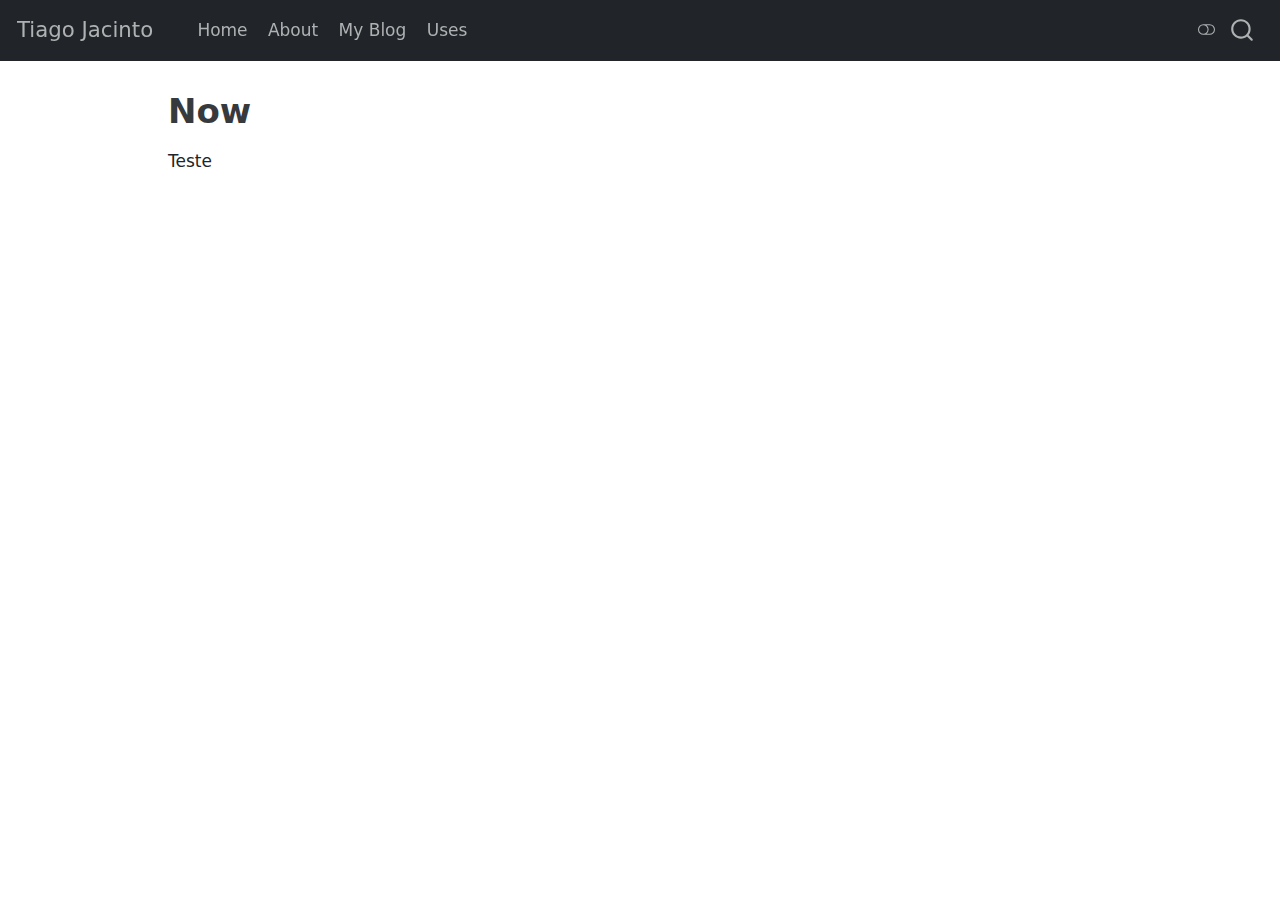
<file: docs/now.html>
<!DOCTYPE html>
<html xmlns="http://www.w3.org/1999/xhtml" lang="en" xml:lang="en"><head>

<meta charset="utf-8">
<meta name="generator" content="quarto-1.3.450">

<meta name="viewport" content="width=device-width, initial-scale=1.0, user-scalable=yes">


<title>Now | Tiago Jacinto</title>
<style>
code{white-space: pre-wrap;}
span.smallcaps{font-variant: small-caps;}
div.columns{display: flex; gap: min(4vw, 1.5em);}
div.column{flex: auto; overflow-x: auto;}
div.hanging-indent{margin-left: 1.5em; text-indent: -1.5em;}
ul.task-list{list-style: none;}
ul.task-list li input[type="checkbox"] {
  width: 0.8em;
  margin: 0 0.8em 0.2em -1em; /* quarto-specific, see https://github.com/quarto-dev/quarto-cli/issues/4556 */ 
  vertical-align: middle;
}
</style>


<script src="site_libs/quarto-nav/quarto-nav.js"></script>
<script src="site_libs/quarto-nav/headroom.min.js"></script>
<script src="site_libs/clipboard/clipboard.min.js"></script>
<script src="site_libs/quarto-search/autocomplete.umd.js"></script>
<script src="site_libs/quarto-search/fuse.min.js"></script>
<script src="site_libs/quarto-search/quarto-search.js"></script>
<meta name="quarto:offset" content="./">
<script src="site_libs/quarto-html/quarto.js"></script>
<script src="site_libs/quarto-html/popper.min.js"></script>
<script src="site_libs/quarto-html/tippy.umd.min.js"></script>
<script src="site_libs/quarto-html/anchor.min.js"></script>
<link href="site_libs/quarto-html/tippy.css" rel="stylesheet">
<link href="site_libs/quarto-html/quarto-syntax-highlighting.css" rel="stylesheet" class="quarto-color-scheme" id="quarto-text-highlighting-styles">
<link href="site_libs/quarto-html/quarto-syntax-highlighting-dark.css" rel="prefetch" class="quarto-color-scheme quarto-color-alternate" id="quarto-text-highlighting-styles">
<script src="site_libs/bootstrap/bootstrap.min.js"></script>
<link href="site_libs/bootstrap/bootstrap-icons.css" rel="stylesheet">
<link href="site_libs/bootstrap/bootstrap.min.css" rel="stylesheet" class="quarto-color-scheme" id="quarto-bootstrap" data-mode="light">
<link href="site_libs/bootstrap/bootstrap-dark.min.css" rel="prefetch" class="quarto-color-scheme quarto-color-alternate" id="quarto-bootstrap" data-mode="dark">
<script id="quarto-search-options" type="application/json">{
  "location": "navbar",
  "copy-button": false,
  "collapse-after": 3,
  "panel-placement": "end",
  "type": "overlay",
  "limit": 20,
  "language": {
    "search-no-results-text": "No results",
    "search-matching-documents-text": "matching documents",
    "search-copy-link-title": "Copy link to search",
    "search-hide-matches-text": "Hide additional matches",
    "search-more-match-text": "more match in this document",
    "search-more-matches-text": "more matches in this document",
    "search-clear-button-title": "Clear",
    "search-detached-cancel-button-title": "Cancel",
    "search-submit-button-title": "Submit",
    "search-label": "Search"
  }
}</script>


<link rel="stylesheet" href="styles.css">
</head>

<body class="nav-fixed">

<div id="quarto-search-results"></div>
  <header id="quarto-header" class="headroom fixed-top">
    <nav class="navbar navbar-expand-lg navbar-dark ">
      <div class="navbar-container container-fluid">
      <div class="navbar-brand-container">
    <a class="navbar-brand" href="./index.html">
    <span class="navbar-title">Tiago Jacinto</span>
    </a>
  </div>
            <div id="quarto-search" class="" title="Search"></div>
          <button class="navbar-toggler" type="button" data-bs-toggle="collapse" data-bs-target="#navbarCollapse" aria-controls="navbarCollapse" aria-expanded="false" aria-label="Toggle navigation" onclick="if (window.quartoToggleHeadroom) { window.quartoToggleHeadroom(); }">
  <span class="navbar-toggler-icon"></span>
</button>
          <div class="collapse navbar-collapse" id="navbarCollapse">
            <ul class="navbar-nav navbar-nav-scroll me-auto">
  <li class="nav-item">
    <a class="nav-link" href="./index.html" rel="" target="">
 <span class="menu-text">Home</span></a>
  </li>  
  <li class="nav-item">
    <a class="nav-link" href="./about.html" rel="" target="">
 <span class="menu-text">About</span></a>
  </li>  
  <li class="nav-item">
    <a class="nav-link" href="./posts.html" rel="" target="">
 <span class="menu-text">My Blog</span></a>
  </li>  
  <li class="nav-item">
    <a class="nav-link" href="./uses/index.html" rel="" target="">
 <span class="menu-text">Uses</span></a>
  </li>  
</ul>
            <div class="quarto-navbar-tools ms-auto">
  <a href="" class="quarto-color-scheme-toggle quarto-navigation-tool  px-1" onclick="window.quartoToggleColorScheme(); return false;" title="Toggle dark mode"><i class="bi"></i></a>
</div>
          </div> <!-- /navcollapse -->
      </div> <!-- /container-fluid -->
    </nav>
</header>
<!-- content -->
<div id="quarto-content" class="quarto-container page-columns page-rows-contents page-layout-article page-navbar">
<!-- sidebar -->
<!-- margin-sidebar -->
    <div id="quarto-margin-sidebar" class="sidebar margin-sidebar">
        
    </div>
<!-- main -->
<main class="content" id="quarto-document-content">

<header id="title-block-header" class="quarto-title-block default">
<div class="quarto-title">
<h1 class="title">Now</h1>
</div>



<div class="quarto-title-meta">

    
  
    
  </div>
  

</header>

<p>Teste</p>



</main> <!-- /main -->
<script id="quarto-html-after-body" type="application/javascript">
window.document.addEventListener("DOMContentLoaded", function (event) {
  const toggleBodyColorMode = (bsSheetEl) => {
    const mode = bsSheetEl.getAttribute("data-mode");
    const bodyEl = window.document.querySelector("body");
    if (mode === "dark") {
      bodyEl.classList.add("quarto-dark");
      bodyEl.classList.remove("quarto-light");
    } else {
      bodyEl.classList.add("quarto-light");
      bodyEl.classList.remove("quarto-dark");
    }
  }
  const toggleBodyColorPrimary = () => {
    const bsSheetEl = window.document.querySelector("link#quarto-bootstrap");
    if (bsSheetEl) {
      toggleBodyColorMode(bsSheetEl);
    }
  }
  toggleBodyColorPrimary();  
  const disableStylesheet = (stylesheets) => {
    for (let i=0; i < stylesheets.length; i++) {
      const stylesheet = stylesheets[i];
      stylesheet.rel = 'prefetch';
    }
  }
  const enableStylesheet = (stylesheets) => {
    for (let i=0; i < stylesheets.length; i++) {
      const stylesheet = stylesheets[i];
      stylesheet.rel = 'stylesheet';
    }
  }
  const manageTransitions = (selector, allowTransitions) => {
    const els = window.document.querySelectorAll(selector);
    for (let i=0; i < els.length; i++) {
      const el = els[i];
      if (allowTransitions) {
        el.classList.remove('notransition');
      } else {
        el.classList.add('notransition');
      }
    }
  }
  const toggleColorMode = (alternate) => {
    // Switch the stylesheets
    const alternateStylesheets = window.document.querySelectorAll('link.quarto-color-scheme.quarto-color-alternate');
    manageTransitions('#quarto-margin-sidebar .nav-link', false);
    if (alternate) {
      enableStylesheet(alternateStylesheets);
      for (const sheetNode of alternateStylesheets) {
        if (sheetNode.id === "quarto-bootstrap") {
          toggleBodyColorMode(sheetNode);
        }
      }
    } else {
      disableStylesheet(alternateStylesheets);
      toggleBodyColorPrimary();
    }
    manageTransitions('#quarto-margin-sidebar .nav-link', true);
    // Switch the toggles
    const toggles = window.document.querySelectorAll('.quarto-color-scheme-toggle');
    for (let i=0; i < toggles.length; i++) {
      const toggle = toggles[i];
      if (toggle) {
        if (alternate) {
          toggle.classList.add("alternate");     
        } else {
          toggle.classList.remove("alternate");
        }
      }
    }
    // Hack to workaround the fact that safari doesn't
    // properly recolor the scrollbar when toggling (#1455)
    if (navigator.userAgent.indexOf('Safari') > 0 && navigator.userAgent.indexOf('Chrome') == -1) {
      manageTransitions("body", false);
      window.scrollTo(0, 1);
      setTimeout(() => {
        window.scrollTo(0, 0);
        manageTransitions("body", true);
      }, 40);  
    }
  }
  const isFileUrl = () => { 
    return window.location.protocol === 'file:';
  }
  const hasAlternateSentinel = () => {  
    let styleSentinel = getColorSchemeSentinel();
    if (styleSentinel !== null) {
      return styleSentinel === "alternate";
    } else {
      return false;
    }
  }
  const setStyleSentinel = (alternate) => {
    const value = alternate ? "alternate" : "default";
    if (!isFileUrl()) {
      window.localStorage.setItem("quarto-color-scheme", value);
    } else {
      localAlternateSentinel = value;
    }
  }
  const getColorSchemeSentinel = () => {
    if (!isFileUrl()) {
      const storageValue = window.localStorage.getItem("quarto-color-scheme");
      return storageValue != null ? storageValue : localAlternateSentinel;
    } else {
      return localAlternateSentinel;
    }
  }
  let localAlternateSentinel = 'default';
  // Dark / light mode switch
  window.quartoToggleColorScheme = () => {
    // Read the current dark / light value 
    let toAlternate = !hasAlternateSentinel();
    toggleColorMode(toAlternate);
    setStyleSentinel(toAlternate);
  };
  // Ensure there is a toggle, if there isn't float one in the top right
  if (window.document.querySelector('.quarto-color-scheme-toggle') === null) {
    const a = window.document.createElement('a');
    a.classList.add('top-right');
    a.classList.add('quarto-color-scheme-toggle');
    a.href = "";
    a.onclick = function() { try { window.quartoToggleColorScheme(); } catch {} return false; };
    const i = window.document.createElement("i");
    i.classList.add('bi');
    a.appendChild(i);
    window.document.body.appendChild(a);
  }
  // Switch to dark mode if need be
  if (hasAlternateSentinel()) {
    toggleColorMode(true);
  } else {
    toggleColorMode(false);
  }
  const icon = "";
  const anchorJS = new window.AnchorJS();
  anchorJS.options = {
    placement: 'right',
    icon: icon
  };
  anchorJS.add('.anchored');
  const isCodeAnnotation = (el) => {
    for (const clz of el.classList) {
      if (clz.startsWith('code-annotation-')) {                     
        return true;
      }
    }
    return false;
  }
  const clipboard = new window.ClipboardJS('.code-copy-button', {
    text: function(trigger) {
      const codeEl = trigger.previousElementSibling.cloneNode(true);
      for (const childEl of codeEl.children) {
        if (isCodeAnnotation(childEl)) {
          childEl.remove();
        }
      }
      return codeEl.innerText;
    }
  });
  clipboard.on('success', function(e) {
    // button target
    const button = e.trigger;
    // don't keep focus
    button.blur();
    // flash "checked"
    button.classList.add('code-copy-button-checked');
    var currentTitle = button.getAttribute("title");
    button.setAttribute("title", "Copied!");
    let tooltip;
    if (window.bootstrap) {
      button.setAttribute("data-bs-toggle", "tooltip");
      button.setAttribute("data-bs-placement", "left");
      button.setAttribute("data-bs-title", "Copied!");
      tooltip = new bootstrap.Tooltip(button, 
        { trigger: "manual", 
          customClass: "code-copy-button-tooltip",
          offset: [0, -8]});
      tooltip.show();    
    }
    setTimeout(function() {
      if (tooltip) {
        tooltip.hide();
        button.removeAttribute("data-bs-title");
        button.removeAttribute("data-bs-toggle");
        button.removeAttribute("data-bs-placement");
      }
      button.setAttribute("title", currentTitle);
      button.classList.remove('code-copy-button-checked');
    }, 1000);
    // clear code selection
    e.clearSelection();
  });
  function tippyHover(el, contentFn) {
    const config = {
      allowHTML: true,
      content: contentFn,
      maxWidth: 500,
      delay: 100,
      arrow: false,
      appendTo: function(el) {
          return el.parentElement;
      },
      interactive: true,
      interactiveBorder: 10,
      theme: 'quarto',
      placement: 'bottom-start'
    };
    window.tippy(el, config); 
  }
  const noterefs = window.document.querySelectorAll('a[role="doc-noteref"]');
  for (var i=0; i<noterefs.length; i++) {
    const ref = noterefs[i];
    tippyHover(ref, function() {
      // use id or data attribute instead here
      let href = ref.getAttribute('data-footnote-href') || ref.getAttribute('href');
      try { href = new URL(href).hash; } catch {}
      const id = href.replace(/^#\/?/, "");
      const note = window.document.getElementById(id);
      return note.innerHTML;
    });
  }
      let selectedAnnoteEl;
      const selectorForAnnotation = ( cell, annotation) => {
        let cellAttr = 'data-code-cell="' + cell + '"';
        let lineAttr = 'data-code-annotation="' +  annotation + '"';
        const selector = 'span[' + cellAttr + '][' + lineAttr + ']';
        return selector;
      }
      const selectCodeLines = (annoteEl) => {
        const doc = window.document;
        const targetCell = annoteEl.getAttribute("data-target-cell");
        const targetAnnotation = annoteEl.getAttribute("data-target-annotation");
        const annoteSpan = window.document.querySelector(selectorForAnnotation(targetCell, targetAnnotation));
        const lines = annoteSpan.getAttribute("data-code-lines").split(",");
        const lineIds = lines.map((line) => {
          return targetCell + "-" + line;
        })
        let top = null;
        let height = null;
        let parent = null;
        if (lineIds.length > 0) {
            //compute the position of the single el (top and bottom and make a div)
            const el = window.document.getElementById(lineIds[0]);
            top = el.offsetTop;
            height = el.offsetHeight;
            parent = el.parentElement.parentElement;
          if (lineIds.length > 1) {
            const lastEl = window.document.getElementById(lineIds[lineIds.length - 1]);
            const bottom = lastEl.offsetTop + lastEl.offsetHeight;
            height = bottom - top;
          }
          if (top !== null && height !== null && parent !== null) {
            // cook up a div (if necessary) and position it 
            let div = window.document.getElementById("code-annotation-line-highlight");
            if (div === null) {
              div = window.document.createElement("div");
              div.setAttribute("id", "code-annotation-line-highlight");
              div.style.position = 'absolute';
              parent.appendChild(div);
            }
            div.style.top = top - 2 + "px";
            div.style.height = height + 4 + "px";
            let gutterDiv = window.document.getElementById("code-annotation-line-highlight-gutter");
            if (gutterDiv === null) {
              gutterDiv = window.document.createElement("div");
              gutterDiv.setAttribute("id", "code-annotation-line-highlight-gutter");
              gutterDiv.style.position = 'absolute';
              const codeCell = window.document.getElementById(targetCell);
              const gutter = codeCell.querySelector('.code-annotation-gutter');
              gutter.appendChild(gutterDiv);
            }
            gutterDiv.style.top = top - 2 + "px";
            gutterDiv.style.height = height + 4 + "px";
          }
          selectedAnnoteEl = annoteEl;
        }
      };
      const unselectCodeLines = () => {
        const elementsIds = ["code-annotation-line-highlight", "code-annotation-line-highlight-gutter"];
        elementsIds.forEach((elId) => {
          const div = window.document.getElementById(elId);
          if (div) {
            div.remove();
          }
        });
        selectedAnnoteEl = undefined;
      };
      // Attach click handler to the DT
      const annoteDls = window.document.querySelectorAll('dt[data-target-cell]');
      for (const annoteDlNode of annoteDls) {
        annoteDlNode.addEventListener('click', (event) => {
          const clickedEl = event.target;
          if (clickedEl !== selectedAnnoteEl) {
            unselectCodeLines();
            const activeEl = window.document.querySelector('dt[data-target-cell].code-annotation-active');
            if (activeEl) {
              activeEl.classList.remove('code-annotation-active');
            }
            selectCodeLines(clickedEl);
            clickedEl.classList.add('code-annotation-active');
          } else {
            // Unselect the line
            unselectCodeLines();
            clickedEl.classList.remove('code-annotation-active');
          }
        });
      }
  const findCites = (el) => {
    const parentEl = el.parentElement;
    if (parentEl) {
      const cites = parentEl.dataset.cites;
      if (cites) {
        return {
          el,
          cites: cites.split(' ')
        };
      } else {
        return findCites(el.parentElement)
      }
    } else {
      return undefined;
    }
  };
  var bibliorefs = window.document.querySelectorAll('a[role="doc-biblioref"]');
  for (var i=0; i<bibliorefs.length; i++) {
    const ref = bibliorefs[i];
    const citeInfo = findCites(ref);
    if (citeInfo) {
      tippyHover(citeInfo.el, function() {
        var popup = window.document.createElement('div');
        citeInfo.cites.forEach(function(cite) {
          var citeDiv = window.document.createElement('div');
          citeDiv.classList.add('hanging-indent');
          citeDiv.classList.add('csl-entry');
          var biblioDiv = window.document.getElementById('ref-' + cite);
          if (biblioDiv) {
            citeDiv.innerHTML = biblioDiv.innerHTML;
          }
          popup.appendChild(citeDiv);
        });
        return popup.innerHTML;
      });
    }
  }
    var localhostRegex = new RegExp(/^(?:http|https):\/\/localhost\:?[0-9]*\//);
      var filterRegex = new RegExp('/' + window.location.host + '/');
    var isInternal = (href) => {
        return filterRegex.test(href) || localhostRegex.test(href);
    }
    // Inspect non-navigation links and adorn them if external
 	var links = window.document.querySelectorAll('a[href]:not(.nav-link):not(.navbar-brand):not(.toc-action):not(.sidebar-link):not(.sidebar-item-toggle):not(.pagination-link):not(.no-external):not([aria-hidden]):not(.dropdown-item)');
    for (var i=0; i<links.length; i++) {
      const link = links[i];
      if (!isInternal(link.href)) {
          // target, if specified
          link.setAttribute("target", "_blank");
      }
    }
});
</script>
</div> <!-- /content -->



</body></html>
</file>
<file: site_libs/quarto-html/tippy.css>
.tippy-box[data-animation=fade][data-state=hidden]{opacity:0}[data-tippy-root]{max-width:calc(100vw - 10px)}.tippy-box{position:relative;background-color:#333;color:#fff;border-radius:4px;font-size:14px;line-height:1.4;white-space:normal;outline:0;transition-property:transform,visibility,opacity}.tippy-box[data-placement^=top]>.tippy-arrow{bottom:0}.tippy-box[data-placement^=top]>.tippy-arrow:before{bottom:-7px;left:0;border-width:8px 8px 0;border-top-color:initial;transform-origin:center top}.tippy-box[data-placement^=bottom]>.tippy-arrow{top:0}.tippy-box[data-placement^=bottom]>.tippy-arrow:before{top:-7px;left:0;border-width:0 8px 8px;border-bottom-color:initial;transform-origin:center bottom}.tippy-box[data-placement^=left]>.tippy-arrow{right:0}.tippy-box[data-placement^=left]>.tippy-arrow:before{border-width:8px 0 8px 8px;border-left-color:initial;right:-7px;transform-origin:center left}.tippy-box[data-placement^=right]>.tippy-arrow{left:0}.tippy-box[data-placement^=right]>.tippy-arrow:before{left:-7px;border-width:8px 8px 8px 0;border-right-color:initial;transform-origin:center right}.tippy-box[data-inertia][data-state=visible]{transition-timing-function:cubic-bezier(.54,1.5,.38,1.11)}.tippy-arrow{width:16px;height:16px;color:#333}.tippy-arrow:before{content:"";position:absolute;border-color:transparent;border-style:solid}.tippy-content{position:relative;padding:5px 9px;z-index:1}
</file>
<file: site_libs/quarto-html/quarto-syntax-highlighting.css>
/* quarto syntax highlight colors */
:root {
  --quarto-hl-ot-color: #003B4F;
  --quarto-hl-at-color: #657422;
  --quarto-hl-ss-color: #20794D;
  --quarto-hl-an-color: #5E5E5E;
  --quarto-hl-fu-color: #4758AB;
  --quarto-hl-st-color: #20794D;
  --quarto-hl-cf-color: #003B4F;
  --quarto-hl-op-color: #5E5E5E;
  --quarto-hl-er-color: #AD0000;
  --quarto-hl-bn-color: #AD0000;
  --quarto-hl-al-color: #AD0000;
  --quarto-hl-va-color: #111111;
  --quarto-hl-bu-color: inherit;
  --quarto-hl-ex-color: inherit;
  --quarto-hl-pp-color: #AD0000;
  --quarto-hl-in-color: #5E5E5E;
  --quarto-hl-vs-color: #20794D;
  --quarto-hl-wa-color: #5E5E5E;
  --quarto-hl-do-color: #5E5E5E;
  --quarto-hl-im-color: #00769E;
  --quarto-hl-ch-color: #20794D;
  --quarto-hl-dt-color: #AD0000;
  --quarto-hl-fl-color: #AD0000;
  --quarto-hl-co-color: #5E5E5E;
  --quarto-hl-cv-color: #5E5E5E;
  --quarto-hl-cn-color: #8f5902;
  --quarto-hl-sc-color: #5E5E5E;
  --quarto-hl-dv-color: #AD0000;
  --quarto-hl-kw-color: #003B4F;
}

/* other quarto variables */
:root {
  --quarto-font-monospace: SFMono-Regular, Menlo, Monaco, Consolas, "Liberation Mono", "Courier New", monospace;
}

pre > code.sourceCode > span {
  color: #003B4F;
}

code span {
  color: #003B4F;
}

code.sourceCode > span {
  color: #003B4F;
}

div.sourceCode,
div.sourceCode pre.sourceCode {
  color: #003B4F;
}

code span.ot {
  color: #003B4F;
  font-style: inherit;
}

code span.at {
  color: #657422;
  font-style: inherit;
}

code span.ss {
  color: #20794D;
  font-style: inherit;
}

code span.an {
  color: #5E5E5E;
  font-style: inherit;
}

code span.fu {
  color: #4758AB;
  font-style: inherit;
}

code span.st {
  color: #20794D;
  font-style: inherit;
}

code span.cf {
  color: #003B4F;
  font-weight: bold;
  font-style: inherit;
}

code span.op {
  color: #5E5E5E;
  font-style: inherit;
}

code span.er {
  color: #AD0000;
  font-style: inherit;
}

code span.bn {
  color: #AD0000;
  font-style: inherit;
}

code span.al {
  color: #AD0000;
  font-style: inherit;
}

code span.va {
  color: #111111;
  font-style: inherit;
}

code span.bu {
  font-style: inherit;
}

code span.ex {
  font-style: inherit;
}

code span.pp {
  color: #AD0000;
  font-style: inherit;
}

code span.in {
  color: #5E5E5E;
  font-style: inherit;
}

code span.vs {
  color: #20794D;
  font-style: inherit;
}

code span.wa {
  color: #5E5E5E;
  font-style: italic;
}

code span.do {
  color: #5E5E5E;
  font-style: italic;
}

code span.im {
  color: #00769E;
  font-style: inherit;
}

code span.ch {
  color: #20794D;
  font-style: inherit;
}

code span.dt {
  color: #AD0000;
  font-style: inherit;
}

code span.fl {
  color: #AD0000;
  font-style: inherit;
}

code span.co {
  color: #5E5E5E;
  font-style: inherit;
}

code span.cv {
  color: #5E5E5E;
  font-style: italic;
}

code span.cn {
  color: #8f5902;
  font-style: inherit;
}

code span.sc {
  color: #5E5E5E;
  font-style: inherit;
}

code span.dv {
  color: #AD0000;
  font-style: inherit;
}

code span.kw {
  color: #003B4F;
  font-weight: bold;
  font-style: inherit;
}

.prevent-inlining {
  content: "</";
}

/*# sourceMappingURL=debc5d5d77c3f9108843748ff7464032.css.map */
</file>
<file: docs/site_libs/quarto-html/tippy.css>
.tippy-box[data-animation=fade][data-state=hidden]{opacity:0}[data-tippy-root]{max-width:calc(100vw - 10px)}.tippy-box{position:relative;background-color:#333;color:#fff;border-radius:4px;font-size:14px;line-height:1.4;white-space:normal;outline:0;transition-property:transform,visibility,opacity}.tippy-box[data-placement^=top]>.tippy-arrow{bottom:0}.tippy-box[data-placement^=top]>.tippy-arrow:before{bottom:-7px;left:0;border-width:8px 8px 0;border-top-color:initial;transform-origin:center top}.tippy-box[data-placement^=bottom]>.tippy-arrow{top:0}.tippy-box[data-placement^=bottom]>.tippy-arrow:before{top:-7px;left:0;border-width:0 8px 8px;border-bottom-color:initial;transform-origin:center bottom}.tippy-box[data-placement^=left]>.tippy-arrow{right:0}.tippy-box[data-placement^=left]>.tippy-arrow:before{border-width:8px 0 8px 8px;border-left-color:initial;right:-7px;transform-origin:center left}.tippy-box[data-placement^=right]>.tippy-arrow{left:0}.tippy-box[data-placement^=right]>.tippy-arrow:before{left:-7px;border-width:8px 8px 8px 0;border-right-color:initial;transform-origin:center right}.tippy-box[data-inertia][data-state=visible]{transition-timing-function:cubic-bezier(.54,1.5,.38,1.11)}.tippy-arrow{width:16px;height:16px;color:#333}.tippy-arrow:before{content:"";position:absolute;border-color:transparent;border-style:solid}.tippy-content{position:relative;padding:5px 9px;z-index:1}
</file>
<file: docs/site_libs/quarto-html/quarto-syntax-highlighting.css>
/* quarto syntax highlight colors */
:root {
  --quarto-hl-ot-color: #003B4F;
  --quarto-hl-at-color: #657422;
  --quarto-hl-ss-color: #20794D;
  --quarto-hl-an-color: #5E5E5E;
  --quarto-hl-fu-color: #4758AB;
  --quarto-hl-st-color: #20794D;
  --quarto-hl-cf-color: #003B4F;
  --quarto-hl-op-color: #5E5E5E;
  --quarto-hl-er-color: #AD0000;
  --quarto-hl-bn-color: #AD0000;
  --quarto-hl-al-color: #AD0000;
  --quarto-hl-va-color: #111111;
  --quarto-hl-bu-color: inherit;
  --quarto-hl-ex-color: inherit;
  --quarto-hl-pp-color: #AD0000;
  --quarto-hl-in-color: #5E5E5E;
  --quarto-hl-vs-color: #20794D;
  --quarto-hl-wa-color: #5E5E5E;
  --quarto-hl-do-color: #5E5E5E;
  --quarto-hl-im-color: #00769E;
  --quarto-hl-ch-color: #20794D;
  --quarto-hl-dt-color: #AD0000;
  --quarto-hl-fl-color: #AD0000;
  --quarto-hl-co-color: #5E5E5E;
  --quarto-hl-cv-color: #5E5E5E;
  --quarto-hl-cn-color: #8f5902;
  --quarto-hl-sc-color: #5E5E5E;
  --quarto-hl-dv-color: #AD0000;
  --quarto-hl-kw-color: #003B4F;
}

/* other quarto variables */
:root {
  --quarto-font-monospace: SFMono-Regular, Menlo, Monaco, Consolas, "Liberation Mono", "Courier New", monospace;
}

pre > code.sourceCode > span {
  color: #003B4F;
}

code span {
  color: #003B4F;
}

code.sourceCode > span {
  color: #003B4F;
}

div.sourceCode,
div.sourceCode pre.sourceCode {
  color: #003B4F;
}

code span.ot {
  color: #003B4F;
  font-style: inherit;
}

code span.at {
  color: #657422;
  font-style: inherit;
}

code span.ss {
  color: #20794D;
  font-style: inherit;
}

code span.an {
  color: #5E5E5E;
  font-style: inherit;
}

code span.fu {
  color: #4758AB;
  font-style: inherit;
}

code span.st {
  color: #20794D;
  font-style: inherit;
}

code span.cf {
  color: #003B4F;
  font-style: inherit;
}

code span.op {
  color: #5E5E5E;
  font-style: inherit;
}

code span.er {
  color: #AD0000;
  font-style: inherit;
}

code span.bn {
  color: #AD0000;
  font-style: inherit;
}

code span.al {
  color: #AD0000;
  font-style: inherit;
}

code span.va {
  color: #111111;
  font-style: inherit;
}

code span.bu {
  font-style: inherit;
}

code span.ex {
  font-style: inherit;
}

code span.pp {
  color: #AD0000;
  font-style: inherit;
}

code span.in {
  color: #5E5E5E;
  font-style: inherit;
}

code span.vs {
  color: #20794D;
  font-style: inherit;
}

code span.wa {
  color: #5E5E5E;
  font-style: italic;
}

code span.do {
  color: #5E5E5E;
  font-style: italic;
}

code span.im {
  color: #00769E;
  font-style: inherit;
}

code span.ch {
  color: #20794D;
  font-style: inherit;
}

code span.dt {
  color: #AD0000;
  font-style: inherit;
}

code span.fl {
  color: #AD0000;
  font-style: inherit;
}

code span.co {
  color: #5E5E5E;
  font-style: inherit;
}

code span.cv {
  color: #5E5E5E;
  font-style: italic;
}

code span.cn {
  color: #8f5902;
  font-style: inherit;
}

code span.sc {
  color: #5E5E5E;
  font-style: inherit;
}

code span.dv {
  color: #AD0000;
  font-style: inherit;
}

code span.kw {
  color: #003B4F;
  font-style: inherit;
}

.prevent-inlining {
  content: "</";
}

/*# sourceMappingURL=debc5d5d77c3f9108843748ff7464032.css.map */
</file>
<file: docs/site_libs/quarto-contrib/fontawesome6-0.1.0/latex-fontsize.css>
.fa-tiny {
  font-size: 0.5em;
}
.fa-scriptsize {
  font-size: 0.7em;
}
.fa-footnotesize {
  font-size: 0.8em;
}
.fa-small {
  font-size: 0.9em;
}
.fa-normalsize {
  font-size: 1em;
}
.fa-large {
  font-size: 1.2em;
}
.fa-Large {
  font-size: 1.5em;
}
.fa-LARGE {
  font-size: 1.75em;
}
.fa-huge {
  font-size: 2em;
}
.fa-Huge {
  font-size: 2.5em;
}
</file>
<file: docs/site_libs/quarto-html/quarto-syntax-highlighting-dark.css>
/* quarto syntax highlight colors */
:root {
  --quarto-hl-al-color: #f07178;
  --quarto-hl-an-color: #d4d0ab;
  --quarto-hl-at-color: #00e0e0;
  --quarto-hl-bn-color: #d4d0ab;
  --quarto-hl-bu-color: #abe338;
  --quarto-hl-ch-color: #abe338;
  --quarto-hl-co-color: #f8f8f2;
  --quarto-hl-cv-color: #ffd700;
  --quarto-hl-cn-color: #ffd700;
  --quarto-hl-cf-color: #ffa07a;
  --quarto-hl-dt-color: #ffa07a;
  --quarto-hl-dv-color: #d4d0ab;
  --quarto-hl-do-color: #f8f8f2;
  --quarto-hl-er-color: #f07178;
  --quarto-hl-ex-color: #00e0e0;
  --quarto-hl-fl-color: #d4d0ab;
  --quarto-hl-fu-color: #ffa07a;
  --quarto-hl-im-color: #abe338;
  --quarto-hl-in-color: #d4d0ab;
  --quarto-hl-kw-color: #ffa07a;
  --quarto-hl-op-color: #ffa07a;
  --quarto-hl-ot-color: #00e0e0;
  --quarto-hl-pp-color: #dcc6e0;
  --quarto-hl-re-color: #00e0e0;
  --quarto-hl-sc-color: #abe338;
  --quarto-hl-ss-color: #abe338;
  --quarto-hl-st-color: #abe338;
  --quarto-hl-va-color: #00e0e0;
  --quarto-hl-vs-color: #abe338;
  --quarto-hl-wa-color: #dcc6e0;
}

/* other quarto variables */
:root {
  --quarto-font-monospace: SFMono-Regular, Menlo, Monaco, Consolas, "Liberation Mono", "Courier New", monospace;
}

code span.al {
  background-color: #2a0f15;
  font-weight: bold;
  color: #f07178;
}

code span.an {
  color: #d4d0ab;
}

code span.at {
  color: #00e0e0;
}

code span.bn {
  color: #d4d0ab;
}

code span.bu {
  color: #abe338;
}

code span.ch {
  color: #abe338;
}

code span.co {
  font-style: italic;
  color: #f8f8f2;
}

code span.cv {
  color: #ffd700;
}

code span.cn {
  color: #ffd700;
}

code span.cf {
  font-weight: bold;
  color: #ffa07a;
}

code span.dt {
  color: #ffa07a;
}

code span.dv {
  color: #d4d0ab;
}

code span.do {
  color: #f8f8f2;
}

code span.er {
  color: #f07178;
  text-decoration: underline;
}

code span.ex {
  font-weight: bold;
  color: #00e0e0;
}

code span.fl {
  color: #d4d0ab;
}

code span.fu {
  color: #ffa07a;
}

code span.im {
  color: #abe338;
}

code span.in {
  color: #d4d0ab;
}

code span.kw {
  font-weight: bold;
  color: #ffa07a;
}

pre > code.sourceCode > span {
  color: #f8f8f2;
}

code span {
  color: #f8f8f2;
}

code.sourceCode > span {
  color: #f8f8f2;
}

div.sourceCode,
div.sourceCode pre.sourceCode {
  color: #f8f8f2;
}

code span.op {
  color: #ffa07a;
}

code span.ot {
  color: #00e0e0;
}

code span.pp {
  color: #dcc6e0;
}

code span.re {
  background-color: #f8f8f2;
  color: #00e0e0;
}

code span.sc {
  color: #abe338;
}

code span.ss {
  color: #abe338;
}

code span.st {
  color: #abe338;
}

code span.va {
  color: #00e0e0;
}

code span.vs {
  color: #abe338;
}

code span.wa {
  color: #dcc6e0;
}

.prevent-inlining {
  content: "</";
}

/*# sourceMappingURL=935a306eefa94366c21e1a970dddb765.css.map */
</file>
<file: docs/styles.css>
/* css styles */
</file>
